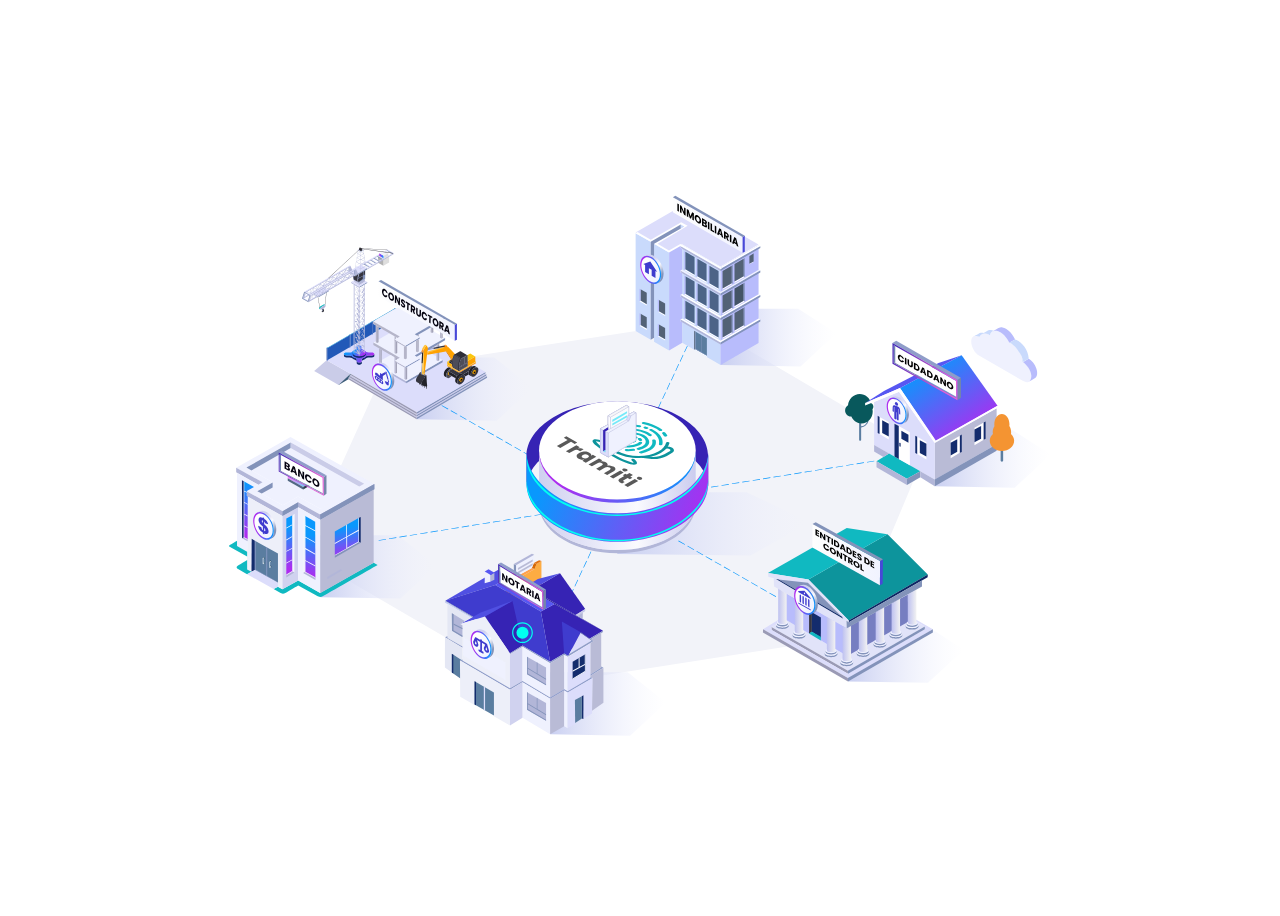
<file: index.html>
<!DOCTYPE html>
<html lang="es">
    <head>
        <meta charset="utf-8" />
        <meta name="viewport" content="user-scalable=no, width=device-width, initial-scale=1">
        <title>Prueba animación</title>
        <link rel=StyleSheet href="style2.css" type="text/css" media=screen> 
        <style>
           .container {
               width: 100%;
               height: 100vh;
               display: flex;
               justify-content: center;
            }
            .ciudad {
               width: 65%;
            }
            .hidden {
               display: none;
            }
            .interaccion {
               transform-origin: center;
               transform-box:fill-box;
               animation: pulsar 1.4s ease infinite;
            }
            @keyframes pulsar {
               0% {
                  transform: scaleX(1,1);
               }
               60% {
                  transform: scale(2,2);
                  opacity: 1;
               }
               85% {
                  transform: scale(2,2);
                  opacity: 0;
               }
               100% {
                  transform: scale(1,1);
                  opacity: 0;
               }
            }
            .doc_notaria {
               transform-origin: bottom;
               transform-box:fill-box;
               animation: notaria 8s infinite;
               animation-timing-function: ease-in-out;
               -webkit-animation: notaria 8s infinite;
               -moz-animation: notaria 8s infinite;
               -o-animation: notaria 8s infinite;
            }
            @keyframes notaria { 
               0% {
                  opacity: 0;
               }
               5% {
                  transform: translate(0px, -70px);
                  opacity: 1;
               }
               15% {
                  transform: translate(161px, -300px);
                  opacity: 1
               }
               20% {
                  transform: translate(161px, -230px);
                  opacity: 1;
               }
               33% {
                  transform: translate(161px, -230px) scale(0,0);
                  opacity: 0;  
               }
               100% {
                  transform: translate(161px, -230px) scale(0,0);
                  opacity: 0;  
               }
            }
            .label-tramiti {
               transform-origin: center;
               transform-box:fill-box;
               animation: escalar 8s ease infinite;
            }
            @keyframes escalar {
               0% {
                  transform: none;
               }
               20% {
                  transform: none;
               }
               25% {
                  transform: scale(1,1);
               }
               27% {
                  transform: scale(1.04,1.04);
               }
               29% {
                  transform: scale(1,1);
               }
               100% {
               }
            }
            .texto-label-1 {
               transform-origin: center;
               transform-box:fill-box;
               opacity: 0;
               animation: aparecer 8s ease infinite;
            }
            @keyframes aparecer {
               0% {
                  transform: none;
               }
               2% {
                  transform: none;
               }
               28% {
                  opacity: 0;
               }
               32% {
                  opacity: 1;
               }
               95% {
                  opacity: 1;
               }
               100% {
                  opacity: 0;
               }
            }
            .doc_d_1, .doc_d_2, .doc_d_3, .doc_d_4, .doc_d_5, .doc_d_6   {
               animation-duration: 8s;
               animation-timing-function: ease-in-out;
               animation-iteration-count: infinite;
            }
            .doc_d_1  {
               animation-name: move1;
            }
            .doc_d_2  {
               animation-name: move2;
            }
            .doc_d_3  {
               animation-name: move3;
            }
            .doc_d_4  {
               animation-name: move4;
            }
            .doc_d_5  {
               animation-name: move5;
            }
            .doc_d_6  {
               animation-name: move6;
            }
            @keyframes move1 {
               0% {
                  opacity: 0;
               }
               45% {
                  transform: translate(0px, 0px);
                  opacity: 0;
               }
               53% {
                  transform: translate(0px, -50px);
                  opacity: 1;
               }
               65% {
                  transform: translate(-175px, 260px);
                  opacity: 1
               }
               100% {
                  transform: translate(-175px, 300px);
                  opacity: 0
               }
            }
            @keyframes move2 {
               0% {
                  opacity: 0;
               }
               45% {
                  transform: translate(0px, 0px);
                  opacity: 0;
               }
               53% {
                  transform: translate(0px, -50px);
                  opacity: 1;
               }
               65% {
                  transform: translate(360px, 170px);
                  opacity: 1
               }
               75% {
                  transform: translate(360px, 190px);
                  opacity: 0
               }
               100% {
                  transform: translate(360px, 190px);
                  opacity: 0
               }
            }
            @keyframes move3 {
               0% {
                  opacity: 0;
               }
               45% {
                  transform: translate(0px, 0px);
                  opacity: 0;
               }
               53% {
                  transform: translate(0px, -50px);
                  opacity: 1;
               }
               65% {
                  transform: translate(500px, -120px);
                  opacity: 1
               }
               75% {
                  transform: translate(500px, -70px);
                  opacity: 0
               }
               100% {
                  transform: translate(500px, -70px);
                  opacity: 0
               }
            }
            @keyframes move4 {
               0% {
                  opacity: 0;
               }
               45% {
                  transform: translate(0px, 0px);
                  opacity: 0;
               }
               53% {
                  transform: translate(0px, -50px);
                  opacity: 1;
               }
               65% {
                  transform: translate(100px, -350px);
                  opacity: 1
               }
               75% {
                  transform: translate(100px, -300px);
                  opacity: 0
               } 
               100% {
                  transform: translate(100px, -300px);
                  opacity: 0
               }  
            }
            @keyframes move5 {
               0% {
                  opacity: 0;
               }
               45% {
                  transform: translate(0px, 0px);
                  opacity: 0;
               }
               53% {
                  transform: translate(0px, -50px);
                  opacity: 1;
               }
               65% {
                  transform: translate(-300px, -250px);
                  opacity: 1
               }
               75% {
                  transform: translate(-300px, -200px);
                  opacity: 0
               } 
               100% {
                  transform: translate(-300px, -200px);
                  opacity: 0
               }  
            }
            @keyframes move6 {
               0% {
                  opacity: 0;
               }
               45% {
                  transform: translate(0px, 0px);
                  opacity: 0;
               }
               53% {
                  transform: translate(0px, -50px);
                  opacity: 1;
               }
               65% {
                  transform: translate(-500px, 40px);
                  opacity: 1
               }
               75% {
                  transform: translate(-500px, 80px);
                  opacity: 0
               } 
               100% {
                  transform: translate(-500px, 80px);
                  opacity: 0
               }  
            }
            
            .tooltip {
               position: relative;
               display: inline-block;
               border-bottom: 1px dotted black;
               cursor: pointer;
            }
            .tooltip .tooltiptext {
               visibility: hidden;
               width: 120px;
               background-color: black;
               color: #fff;
               text-align: center;
               padding: 5px 0;
               border-radius: 6px;
               position: absolute;
               z-index: 1;
               transform: translate(0px, -20px);
               transition-duration: 0.2s;
               opacity: 0;
            }
            .tooltip:hover .tooltiptext {
               visibility: visible;
               transform: translate(0px, 0px);
               transition-duration: 0.4s;
               opacity: 1;
            }
            .tooltip:hover .interaccion {
               display: none;
            }
            @media only screen and (max-width : 900px) {
               .ciudad { 
                  width: 100%;
               }
            }
        </style>
    </head>
    <body>
        <div class="container">
         <svg version="1.1" id="svg_tramiti" xmlns="http://www.w3.org/2000/svg" xmlns:xlink="http://www.w3.org/1999/xlink" x="0px" y="0px"
         viewBox="0 0 1300.6 879.3" style="enable-background:new 0 0 1300.6 879.3;" xml:space="preserve" class="ciudad">
            <style type="text/css">
               .st0{fill:#F2F3F9;}.st1{fill:url(#SVGID_1_);}.st2{fill:url(#SVGID_00000152957769765744789150000016570673700840262040_);}.st3{fill:url(#SVGID_00000103226101910826493140000005414356880997251483_);}.st4{fill:url(#SVGID_00000122691643136745638780000013341446972182015878_);}.st5{fill:url(#SVGID_00000146461844738515804280000015302726403253194627_);}.st6{fill:url(#SVGID_00000017489945770985625190000012455659885324200355_);}.st7{fill:url(#SVGID_00000011710662280202665120000008649135524665216927_);}.st8{fill:#0998FD;}.st9{fill:none;stroke:#0998FD;stroke-miterlimit:10;}.st10{fill:none;stroke:#0998FD;stroke-miterlimit:10;stroke-dasharray:11.7191,4.883,11.7191,4.883;}.st11{fill:#5A7DA0;}.st12{fill:#08585C;}.st13{fill:url(#SVGID_00000091012099026369181250000012834898583641761194_);}.st14{fill:#5757F2;}.st15{fill:#B9BBD6;}.st16{fill:#DCDDFB;}.st17{fill:#10B9C1;}.st18{fill:#B2B6D8;}.st19{fill:#8393BA;}.st20{fill:#FFFEFF;}.st21{fill:#142C6D;}.st22{fill:#F49432;}.st23{fill:#EFF1FE;}.st24{fill:#B8BCFC;}.st25{fill:#C9DAFC;}.st26{fill:url(#SVGID_00000161598024232980864930000002510060717189861543_);}.st27{fill:url(#SVGID_00000168837099675311930480000007332700003431022502_);}.st28{fill:url(#SVGID_00000096055300864279726370000004240038199569825176_);}.st29{fill:url(#SVGID_00000044896071197324607660000003124217409687124668_);}.st30{fill:#3F3CCE;}.st31{fill:#7285B2;}.st32{fill:#FFFFFF;}.st33{fill:#7486AA;}.st34{fill:#8F9DC9;}.st35{fill:url(#SVGID_00000178905597671959877140000003308254541887925659_);}.st36{fill:#098FD2;}.st37{fill:#C8C8E8;}.st38{fill:#CACCE8;}.st39{fill:#9A9AB5;}.st40{fill:#3A5A77;}.st41{fill:#2B65C8;}.st42{fill:#254A9F;}.st43{fill:#2259B8;}.st44{fill:#A2A2B7;}.st45{enable-background:new ;}.st46{fill:#B5B5C9;}.st47{fill:#D6DBE2;}.st48{fill:url(#SVGID_00000118372029494719243950000001777237067992726707_);}.st49{fill:url(#SVGID_00000129887499851584952120000002084816798753950871_);}.st50{fill:url(#SVGID_00000051368838037150898340000010591103966401003950_);}.st51{fill:url(#SVGID_00000128443772127144758290000008246889814746963332_);}.st52{fill:url(#SVGID_00000031187398966120030770000008690830570379706757_);}.st53{fill:#35353F;}.st54{fill:#F2F2F6;}.st55{fill:#DEDEDE;}.st56{fill:#B3B3B3;}.st57{fill:url(#SVGID_00000158715220252685946820000015976079825501267615_);}.st58{fill:#222429;}.st59{fill:url(#SVGID_00000128456839405807330280000013233531510226977172_);}.st60{clip-path:url(#SVGID_00000103249702206082444590000016132443132634041249_);enable-background:new ;}.st61{clip-path:url(#SVGID_00000133527388193313417490000008237555682234674612_);enable-background:new ;}.st62{fill:url(#SVGID_00000152957424551546143600000007241662865735446182_);}.st63{fill:#E3DDFC;}.st64{fill:#252529;}.st65{fill:#323138;}.st66{fill:url(#SVGID_00000029014921575536517420000007383854290453241472_);}.st67{fill:#4848D8;}.st68{fill:#050310;}.st69{fill:#4D4D59;}.st70{fill:#212127;}.st71{fill:#FFA200;}.st72{fill:#222229;}.st73{fill:#FFB700;}.st74{fill:#26262E;}.st75{fill:#FF8800;}.st76{fill:#08080C;}.st77{fill:#FBC70E;}.st78{fill:#A0A6C0;}.st79{fill:#E17102;}.st80{fill:#FFC338;}.st81{fill:#FF972F;}.st82{fill:#FF8900;}.st83{fill:#8A94BF;}.st84{fill:#2E2E37;}.st85{fill:#0F0F18;}.st86{fill:#FFD438;}.st87{fill:#0A0A11;}.st88{fill:#EDEFF9;}.st89{fill:#D0D2EF;}.st90{fill:url(#SVGID_00000025432952977127805900000005733518646984216223_);}.st91{fill:url(#SVGID_00000049192899917009127050000010234983147435190455_);}.st92{fill:#203E56;}.st93{fill:#D1DFE8;}.st94{fill:url(#SVGID_00000062173904551818217680000002677835754088081031_);}.st95{fill:#F2F5FC;}.st96{fill:url(#SVGID_00000150099951589133395660000010529640136709073295_);}.st97{fill:url(#SVGID_00000164494366169990267920000004770345629965164174_);}.st98{fill:url(#SVGID_00000155128685166850095180000014230213859004392623_);}.st99{fill:url(#SVGID_00000036963249848350439840000013084382589563924628_);}.st100{fill:url(#SVGID_00000147205678387548893750000010476057589308122028_);}.st101{fill:url(#SVGID_00000085214271959383203420000016246597498106614157_);}.st102{fill:#526984;}.st103{fill:#2D3F50;}.st104{fill:url(#SVGID_00000168801421578580935670000003433215493979517590_);}.st105{fill:url(#SVGID_00000055673811333296929980000002924243662729738921_);}.st106{fill:url(#SVGID_00000140727676231027871100000017575584753187364499_);}.st107{fill:url(#SVGID_00000057837280240075436550000017864063902752757678_);}.st108{fill:url(#SVGID_00000045585416002053700020000016284216921251813801_);}.st109{fill:#3623B4;}.st110{fill:url(#SVGID_00000005237438825737788300000011384810434496213921_);}.st111{fill:url(#SVGID_00000171678800917252428790000006536822482224751528_);}.st112{fill:url(#SVGID_00000165226080830751042640000012606362566094500741_);}.st113{fill:#0D949C;}.st114{fill:#595959;}.st115{fill:url(#SVGID_00000072989668292977387000000014062121357407824819_);}.st116{fill:url(#SVGID_00000125587143965820950350000007657952135196723111_);}.st117{fill:#00FFF1;}.st118{fill:#5050E2;}.st119{fill:#261DA0;}.st120{fill:#7B8BB2;}.st121{fill:#C2CBF2;}.st122{fill:#E4E7F4;}.st123{fill:#C1C4E5;}.st124{fill:none;}.st125{fill:url(#SVGID_00000179628878747122415760000017538771884733171380_);}.st126{fill:url(#SVGID_00000069368626870353501250000007623541454539380891_);}.st127{fill:url(#SVGID_00000143586285533588284930000017103165098568436879_);}.st128{fill:url(#SVGID_00000124867148557537547320000000992369397362216618_);}.st129{fill:url(#SVGID_00000008135904738314243510000009574818909353851569_);}.st130{fill:url(#SVGID_00000019669040115430332340000011301764526930252190_);}.st131{fill:#E1E3F9;}.st132{fill:#767EC1;}.st133{fill:url(#SVGID_00000030478536565598335930000012938679490468035210_);}.st134{fill:url(#SVGID_00000061459507589779500590000016030369929306259341_);}.st135{fill:url(#SVGID_00000092430384986789837620000008208716731160971145_);}.st136{fill:#0B2663;}.st137{fill:url(#SVGID_00000092455842082742466010000000691950679351031939_);}.st138{fill:url(#SVGID_00000052817355199270115840000006864555150934389682_);}.st139{fill:url(#SVGID_00000101077756276597195910000016689042655526742925_);}.st140{fill:url(#SVGID_00000030467543197607006440000000063244438142785464_);}.st141{fill:url(#SVGID_00000123425809106278304600000013316749395130729357_);}.st142{fill:url(#SVGID_00000152244185908879061230000009317242524326504608_);}.st143{fill:url(#SVGID_00000070820474626972392570000017502411285172641937_);}.st144{fill:url(#SVGID_00000038406986249046665200000008472757791704949951_);}.st145{fill:url(#SVGID_00000029027334643729243550000006771577282288209322_);}.st146{fill:url(#SVGID_00000066475576187871080090000000179513912786644097_);}.st147{fill:#536276;}.st148{fill:#445466;}.st149{fill:#4C6487;}.st150{fill:url(#SVGID_00000074404235986248331860000011360023908284259502_);}.st151{fill:url(#SVGID_00000060030088283599599230000011728009342737953195_);}.st152{fill:url(#SVGID_00000127028519073319821190000004616510485890603143_);}.st153{fill:url(#SVGID_00000129197971708598142300000008683140650142874805_);}.st154{fill:url(#SVGID_00000015338812096796712220000010347639956144463760_);}.st155{fill:#FDAC43;}.st156{fill:#FFA14D;}.st157{fill:#D76805;}.st158{fill:#E27113;}.st159{fill:#BC5806;}.st160{fill:#934206;}.st161{fill:#EFF1FE;stroke:#B2B6D8;stroke-width:0.5;stroke-linejoin:round;stroke-miterlimit:10;}.st162{fill:#DCDDFB;stroke:#B2B6D8;stroke-width:0.5;stroke-linejoin:round;stroke-miterlimit:10;}.st163{fill:#FAFAFC;stroke:#B2B6D8;stroke-width:0.5;stroke-linejoin:round;stroke-miterlimit:10;}.st164{fill:#FDFDFF;stroke:#B2B6D8;stroke-width:0.5;stroke-linejoin:round;stroke-miterlimit:10;}.st165{fill:#F7F7F9;stroke:#B2B6D8;stroke-width:0.5;stroke-linejoin:round;stroke-miterlimit:10;}.st166{fill:#75E9F9;}.st167{fill:#FFFFFF;stroke:#A2B1DB;stroke-miterlimit:10;}
            </style>
            <g id="background">
               <polygon class="st0" points="744.5,223 1101.6,433.1 979.5,723.2 476.8,801.9 114.5,590.6 245.7,300.5 	"/>
               <linearGradient id="SVGID_1_" gradientUnits="userSpaceOnUse" x1="614.7373" y1="543.8033" x2="920.1863" y2="543.8033">
                  <stop  offset="0" style="stop-color:#C9CFF1"/>
                  <stop  offset="1" style="stop-color:#F1F3FF;stop-opacity:0"/>
               </linearGradient>
               <polygon class="st1" points="614.7,591.7 825.5,594 920.2,541.5 819.3,493.7 614.7,493.7 	"/>
               
                  <linearGradient id="SVGID_00000110451002059236124340000017332175325788792255_" gradientUnits="userSpaceOnUse" x1="778.2653" y1="249.1159" x2="961.5342" y2="249.1159">
                  <stop  offset="0" style="stop-color:#C9CFF1"/>
                  <stop  offset="1" style="stop-color:#F1F3FF;stop-opacity:0"/>
               </linearGradient>
               <polygon style="fill:url(#SVGID_00000110451002059236124340000017332175325788792255_);" points="778.3,292.5 904.7,294.8 
                  961.5,242.3 901,203.5 778.3,203.5 	"/>
               
                  <linearGradient id="SVGID_00000123423073569628569470000005664964736561274777_" gradientUnits="userSpaceOnUse" x1="980.0533" y1="749.98" x2="1163.3221" y2="749.98">
                  <stop  offset="0" style="stop-color:#C9CFF1"/>
                  <stop  offset="1" style="stop-color:#F1F3FF;stop-opacity:0"/>
               </linearGradient>
               <polygon style="fill:url(#SVGID_00000123423073569628569470000005664964736561274777_);" points="980.1,793.4 1106.5,795.6 
                  1163.3,743.2 1102.8,704.3 980.1,704.3 	"/>
               
                  <linearGradient id="SVGID_00000104693957103125359790000018148525360965023104_" gradientUnits="userSpaceOnUse" x1="144.8261" y1="612.026" x2="328.095" y2="612.026">
                  <stop  offset="0" style="stop-color:#C9CFF1"/>
                  <stop  offset="1" style="stop-color:#F1F3FF;stop-opacity:0"/>
               </linearGradient>
               <polygon style="fill:url(#SVGID_00000104693957103125359790000018148525360965023104_);" points="144.8,659.9 271.3,662.2 
                  328.1,609.7 267.5,561.9 144.8,561.9 	"/>
               
                  <linearGradient id="SVGID_00000149347381126629396280000003309515431701171090_" gradientUnits="userSpaceOnUse" x1="508.4594" y1="829.1763" x2="691.7283" y2="829.1763">
                  <stop  offset="0" style="stop-color:#C9CFF1"/>
                  <stop  offset="1" style="stop-color:#F1F3FF;stop-opacity:0"/>
               </linearGradient>
               <polygon style="fill:url(#SVGID_00000149347381126629396280000003309515431701171090_);" points="508.5,877 634.9,879.3 
                  691.7,826.9 631.2,779 508.5,779 	"/>
               
                  <linearGradient id="SVGID_00000086662916075690514250000003161564360461680536_" gradientUnits="userSpaceOnUse" x1="297.258" y1="330.5833" x2="480.5268" y2="330.5833">
                  <stop  offset="0" style="stop-color:#C9CFF1"/>
                  <stop  offset="1" style="stop-color:#F1F3FF;stop-opacity:0"/>
               </linearGradient>
               <polygon style="fill:url(#SVGID_00000086662916075690514250000003161564360461680536_);" points="297.3,378.5 423.7,380.7 
                  480.5,328.3 420,280.4 297.3,280.4 	"/>
               
                  <linearGradient id="SVGID_00000124155934837551794270000003368635345713464450_" gradientUnits="userSpaceOnUse" x1="1117.3458" y1="441.0085" x2="1300.6147" y2="441.0085">
                  <stop  offset="0" style="stop-color:#C9CFF1"/>
                  <stop  offset="1" style="stop-color:#F1F3FF;stop-opacity:0"/>
               </linearGradient>
               <polygon style="fill:url(#SVGID_00000124155934837551794270000003368635345713464450_);" points="1117.3,484.4 1243.8,486.7 
                  1300.6,434.2 1240.1,395.4 1117.3,395.4 	"/>
               <g>
                  
                     <rect x="1092.1" y="432.1" transform="matrix(0.9874 -0.1582 0.1582 0.9874 -54.6531 178.7192)" class="st8" width="6" height="1"/>
               </g>
               <g>
                  <path class="st8" d="M1059.3,438.9l-0.2-1l11.6-1.9l0.2,1L1059.3,438.9z M1075.8,436.2l-0.2-1l11.6-1.9l0.2,1L1075.8,436.2z"/>
               </g>
               <path class="st8" d="M237,570.7l-0.2-1l11.6-1.9l0.2,1L237,570.7z M253.4,568l-0.2-1l11.6-1.9l0.2,1L253.4,568z M269.9,565.4
                  l-0.2-1l11.6-1.9l0.2,1L269.9,565.4z M286.3,562.8l-0.2-1l11.6-1.9l0.2,1L286.3,562.8z M302.8,560.1l-0.2-1l11.6-1.9l0.2,1
                  L302.8,560.1z M319.2,557.5l-0.2-1l11.6-1.9l0.2,1L319.2,557.5z M335.7,554.9l-0.2-1l11.6-1.9l0.2,1L335.7,554.9z M352.1,552.2
                  l-0.2-1l11.6-1.9l0.2,1L352.1,552.2z M368.6,549.6l-0.2-1l11.6-1.9l0.2,1L368.6,549.6z M385,546.9l-0.2-1l11.6-1.9l0.2,1L385,546.9
                  z M401.5,544.3l-0.2-1l11.6-1.9l0.2,1L401.5,544.3z M417.9,541.7l-0.2-1l11.6-1.9l0.2,1L417.9,541.7z M434.3,539l-0.2-1l11.6-1.9
                  l0.2,1L434.3,539z M450.8,536.4l-0.2-1l11.6-1.9l0.2,1L450.8,536.4z M467.2,533.8l-0.2-1l11.6-1.9l0.2,1L467.2,533.8z M483.7,531.1
                  l-0.2-1l11.6-1.9l0.2,1L483.7,531.1z M763.3,486.3l-0.2-1l11.6-1.9l0.2,1L763.3,486.3z M779.7,483.7l-0.2-1l11.6-1.9l0.2,1
                  L779.7,483.7z M796.2,481l-0.2-1l11.6-1.9l0.2,1L796.2,481z M812.6,478.4l-0.2-1l11.6-1.9l0.2,1L812.6,478.4z M829.1,475.8l-0.2-1
                  l11.6-1.9l0.2,1L829.1,475.8z M845.5,473.1l-0.2-1l11.6-1.9l0.2,1L845.5,473.1z M862,470.5l-0.2-1l11.6-1.9l0.2,1L862,470.5z
                     M878.4,467.9l-0.2-1l11.6-1.9l0.2,1L878.4,467.9z M894.9,465.2l-0.2-1l11.6-1.9l0.2,1L894.9,465.2z M911.3,462.6l-0.2-1l11.6-1.9
                  l0.2,1L911.3,462.6z M927.8,459.9l-0.2-1l11.6-1.9l0.2,1L927.8,459.9z M944.2,457.3l-0.2-1l11.6-1.9l0.2,1L944.2,457.3z
                     M960.7,454.7l-0.2-1l11.6-1.9l0.2,1L960.7,454.7z M977.1,452l-0.2-1l11.6-1.9l0.2,1L977.1,452z M993.6,449.4l-0.2-1l11.6-1.9
                  l0.2,1L993.6,449.4z M1010,446.8l-0.2-1l11.6-1.9l0.2,1L1010,446.8z"/>
               <g>
                  <rect x="111" y="589.4" transform="matrix(0.9874 -0.1581 0.1581 0.9874 -91.8093 25.4303)" class="st8" width="6" height="1"/>
               </g>
               <g>
                  <line class="st9" x1="240.9" y1="301.5" x2="246.1" y2="304.5"/>
                  <line class="st10" x1="250.3" y1="306.9" x2="277" y2="322.2"/>
                  <path class="st8" d="M865.5,659.5l-10.2-5.8l0.5-0.9l10.2,5.8L865.5,659.5z M851,651.3l-10.2-5.8l0.5-0.9l10.2,5.8L851,651.3z
                        M836.6,643l-10.2-5.8l0.5-0.9l10.2,5.8L836.6,643z M822.2,634.8l-10.2-5.8l0.5-0.9l10.2,5.8L822.2,634.8z M807.8,626.5l-10.2-5.8
                     l0.5-0.9l10.2,5.8L807.8,626.5z M793.4,618.3l-10.2-5.8l0.5-0.9l10.2,5.8L793.4,618.3z M779,610l-10.2-5.8l0.5-0.9l10.2,5.8
                     L779,610z M764.6,601.8l-10.2-5.8l0.5-0.9l10.2,5.8L764.6,601.8z M750.2,593.6l-10.2-5.8l0.5-0.9l10.2,5.8L750.2,593.6z
                        M735.8,585.3l-10.2-5.8l0.5-0.9l10.2,5.8L735.8,585.3z M721.4,577.1l-10.2-5.8l0.5-0.9l10.2,5.8L721.4,577.1z M476.4,436.9
                     l-10.2-5.8l0.5-0.9l10.2,5.8L476.4,436.9z M462,428.6l-10.2-5.8l0.5-0.9l10.2,5.8L462,428.6z M447.6,420.4l-10.2-5.8l0.5-0.9
                     l10.2,5.8L447.6,420.4z M433.2,412.1l-10.2-5.8l0.5-0.9l10.2,5.8L433.2,412.1z M418.8,403.9l-10.2-5.8l0.5-0.9l10.2,5.8
                     L418.8,403.9z M404.4,395.6l-10.2-5.8l0.5-0.9l10.2,5.8L404.4,395.6z M390,387.4l-10.2-5.8l0.5-0.9l10.2,5.8L390,387.4z
                        M375.5,379.1l-10.2-5.8l0.5-0.9l10.2,5.8L375.5,379.1z M361.1,370.9l-10.2-5.8l0.5-0.9l10.2,5.8L361.1,370.9z M346.7,362.7
                     l-10.2-5.8l0.5-0.9l10.2,5.8L346.7,362.7z"/>
                  <line class="st9" x1="970.8" y1="719.2" x2="976" y2="722.2"/>
               </g>
               <g>
                  
                     <rect x="740.1" y="224.3" transform="matrix(0.4236 -0.9058 0.9058 0.4236 224.6132 802.6793)" class="st8" width="6" height="1"/>
               </g>
               <path class="st8" d="M540.8,657.9l-0.9-0.4l4.9-10.5l0.9,0.4L540.8,657.9z M547.8,643.1l-0.9-0.4l4.9-10.5l0.9,0.4L547.8,643.1z
                     M554.7,628.2l-0.9-0.4l4.9-10.5l0.9,0.4L554.7,628.2z M561.7,613.4l-0.9-0.4l4.9-10.5l0.9,0.4L561.7,613.4z M568.6,598.6l-0.9-0.4
                  l4.9-10.5l0.9,0.4L568.6,598.6z M679.7,361.3l-0.9-0.4l4.9-10.5l0.9,0.4L679.7,361.3z M686.7,346.4l-0.9-0.4l4.9-10.5l0.9,0.4
                  L686.7,346.4z M693.6,331.6l-0.9-0.4l4.9-10.5l0.9,0.4L693.6,331.6z M700.6,316.8l-0.9-0.4l4.9-10.5l0.9,0.4L700.6,316.8z
                     M707.5,301.9l-0.9-0.4l4.9-10.5l0.9,0.4L707.5,301.9z M714.5,287.1l-0.9-0.4l4.9-10.5l0.9,0.4L714.5,287.1z M721.4,272.3l-0.9-0.4
                  l4.9-10.5l0.9,0.4L721.4,272.3z"/>
            </g>
            <g id="tramiti">
               <g class="label-tramiti">
                  <g>
                     <path class="st109" d="M614.8,406.2c77.9,0,141.3,31.7,143.7,78.2l0.1,0V437c0-47.8-64.4-86.6-143.8-86.6S471,389.2,471,437v50.1     C471,439.3,535.4,406.2,614.8,406.2z"/>
                     <path class="st109" d="M471.1,489.2c0-0.7,0-1.4,0-2L471.1,489.2L471.1,489.2z"/>
                  </g>
               </g>
               <g>
                  <path class="st18" d="M614.8,585.4c-68.5,0-124-34.8-124-77.7v5c0,42.9,55.5,77.7,124,77.7s124-34.8,124-77.7v-5    C738.8,550.6,683.3,585.4,614.8,585.4z"/>
                  <g>
                     
                        <linearGradient id="SVGID_00000070826710172955069730000002024585941348919947_" gradientUnits="userSpaceOnUse" x1="490.8068" y1="506.5187" x2="738.842" y2="506.5187">
                        <stop offset="0" style="stop-color:#CFD0F0"/>
                        <stop offset="0.6257" style="stop-color:#FAFAFE"/>
                        <stop offset="1" style="stop-color:#CBCCEF"/>
                     </linearGradient>
                     <path style="fill:url(#SVGID_00000070826710172955069730000002024585941348919947_);" d="M614.8,505.4     c-67.2,0-121.8-33.4-123.9-75.2l-0.1,0v77.5c0,42.9,55.5,77.7,124,77.7s124-34.8,124-77.7v-80     C738.8,470.6,683.3,505.4,614.8,505.4z"/>
                     
                        <linearGradient id="SVGID_00000119815915318434226990000012616330119644984511_" gradientUnits="userSpaceOnUse" x1="738.8052" y1="426.7598" x2="738.842" y2="426.7598">
                        <stop offset="0" style="stop-color:#CFD0F0"/>
                        <stop offset="0.6257" style="stop-color:#FAFAFE"/>
                        <stop offset="1" style="stop-color:#CBCCEF"/>
                     </linearGradient>
                     <path style="fill:url(#SVGID_00000119815915318434226990000012616330119644984511_);" d="M738.8,425.8c0,0.6,0,1.2,0,1.8     L738.8,425.8L738.8,425.8z"/>
                  </g>
                  <ellipse class="st32" cx="614.8" cy="427.7" rx="124" ry="77.7"/>
                  
                     <linearGradient id="SVGID_00000027577560243263505910000005976284741162899862_" gradientUnits="userSpaceOnUse" x1="490.8068" y1="469.6338" x2="738.842" y2="469.6338">
                     <stop offset="0.1243" style="stop-color:#AD2CF0"/>
                     <stop offset="1" style="stop-color:#0998FD"/>
                  </linearGradient>
                  <path style="fill:url(#SVGID_00000027577560243263505910000005976284741162899862_);" d="M614.8,505.4    c-67.8,0-122.9-34.1-124-76.5c0,0.4,0,0.8,0,1.3c0,44.3,55.5,80.2,124,80.2s124-35.9,124-80.2c0-0.4,0-0.8,0-1.3    C737.8,471.2,682.7,505.4,614.8,505.4z"/>
                  <g>
                     <g>
                        <g>
                           <path class="st113" d="M610.2,430.4c-20.7-12-21.5-30.8-1.7-42c7.5-4.3,17.1-6.9,27.7-7.8c1.5-0.1,2.9,0.5,3.2,1.4       c0.3,0.9-0.7,1.7-2.2,1.8c-9.5,0.7-18.1,3.1-24.8,6.9c-17.6,10-16.9,26.9,1.6,37.6c18.5,10.7,47.9,11.2,65.6,1.2       c6.7-3.8,11-8.7,12.3-14.1c0.2-0.9,1.6-1.4,3.1-1.2c1.5,0.2,2.6,1,2.3,1.9c-1.5,6.1-6.3,11.6-13.8,15.8       C663.8,442.9,630.9,442.3,610.2,430.4z"/>
                        </g>
                        <g>
                           <path class="st113" d="M654.1,439.1c-0.6-0.4-1-0.9-0.8-1.4c0.2-0.9,1.6-1.4,3.1-1.2l10.4,1.2c8.2,0.8,16.6-0.7,22.3-3.9       l8.4-4.8c1.1-0.6,1.5-1.5,1.1-2.3c-0.3-0.8-1.3-1.5-2.6-1.8l-5.1-0.5c-1.5-0.2-2.6-1-2.4-1.8c0.2-0.9,1.6-1.4,3.1-1.3l5.7,0.6       l0.3,0.1c3.2,0.7,5.6,2.3,6.5,4.3c0.8,1.9-0.1,3.9-2.5,5.2l-8.4,4.8c-6.9,3.9-17,5.7-27,4.7l-0.1,0l-10.4-1.2       C655,439.5,654.5,439.4,654.1,439.1z"/>
                        </g>
                        <g>
                           <path class="st113" d="M602.6,434.7c-8.7-5-16.2-10.1-21.1-14.3c-6-5.1-7.5-8.3-4.7-9.8c3.2-1.8,9.5,0,13.9,1.6       c1.3,0.5,1.8,1.4,1.1,2.2c-0.7,0.7-2.4,1-3.8,0.5c-4.1-1.5-6.2-1.8-7-1.8c0.2,0.8,1.4,2.8,6.1,6.6c4.8,3.9,11.6,8.5,19.4,12.9       c7.7,4.5,15.7,8.4,22.4,11.2c6.7,2.7,10.2,3.5,11.5,3.6c-0.1-0.5-0.6-1.7-3.2-4.1c-0.8-0.8-0.4-1.7,0.9-2.2       c1.3-0.4,3-0.1,3.8,0.6c2.7,2.6,5.9,6.2,2.7,8c-2.8,1.6-8.3,0.7-17.2-2.8C620,444.1,611.2,439.7,602.6,434.7z M640.3,447.6       L640.3,447.6L640.3,447.6z"/>
                        </g>
                        <g>
                           <g>
                              <g>
                                 <path class="st17" d="M617.1,415.4c-0.8-0.5-1.1-1.2-0.6-1.8c0.7-0.8,2.3-1.1,3.7-0.6c1.1,0.3,2.3,0.6,3.5,0.8         c1.2,0.2,2.5,0.3,3.8,0.4c2.4,0.1,4.7-0.2,7-0.7c1.5-0.3,2.8-0.8,4.1-1.3c0.4-0.2,0.8-0.4,1.2-0.6c1.1-0.6,2.8-0.5,3.9,0.1         c1.1,0.7,1.1,1.7,0,2.2c-0.5,0.3-1,0.5-1.6,0.8c-1.6,0.7-3.4,1.3-5.3,1.7c-3,0.7-6.1,1-9.3,0.9c-1.7,0-3.4-0.2-5.1-0.5         c-1.6-0.3-3.1-0.6-4.6-1.1C617.5,415.6,617.3,415.5,617.1,415.4z"/>
                              </g>
                              <g>
                                 <path class="st17" d="M610.7,412.6C610.7,412.6,610.7,412.6,610.7,412.6c-1.8-1.1-2.8-1.9-3.1-2.2c-0.8-0.8-0.5-1.7,0.8-2.2         c1.3-0.4,3-0.2,3.8,0.6c0.1,0.1,0.9,0.8,2.3,1.6c1.1,0.6,1.1,1.6,0,2.2C613.5,413.3,611.8,413.2,610.7,412.6z"/>
                              </g>
                           </g>
                           <g>
                              <path class="st17" d="M649.9,431.9c-0.3-0.1-0.5-0.3-0.6-0.5c-0.6-0.8,0-1.7,1.4-2c4-0.9,7.6-2.2,10.6-3.8        c2.2-1.2,6.8-3.7,8.4-7.9c1-2.6,0.4-4.8,0.2-5.7c-0.2-0.9,0.8-1.6,2.3-1.7c1.5-0.1,2.9,0.6,3.2,1.4c0.3,1.1,1,3.7-0.2,6.9        c-1.9,5.1-7.5,8.2-9.9,9.5c-3.5,1.9-7.6,3.4-12.3,4.4C651.9,432.6,650.7,432.4,649.9,431.9z"/>
                           </g>
                           <g>
                              <path class="st17" d="M625.4,396.9c-0.2-0.1-0.5-0.3-0.6-0.5c-0.6-0.8,0-1.7,1.4-2c2.9-0.7,6.1-1.1,9.3-1.2        c2.8-0.1,7.3-0.1,12.5,0.8c4.2,0.7,8.6,2,12.4,3.6c4.2,1.8,7,3.7,8.5,5c0.9,0.7,0.6,1.7-0.6,2.2c-1.2,0.5-3,0.3-3.9-0.5        c-1.1-0.9-3.5-2.6-7.3-4.3c-4.3-1.9-8.4-2.7-10.5-3.1c-4.4-0.7-8.1-0.8-10.5-0.7c-2.7,0.1-5.4,0.5-7.8,1        C627.4,397.5,626.2,397.4,625.4,396.9z"/>
                           </g>
                           <g>
                              <path class="st17" d="M615.3,401c-0.9-0.5-1.1-1.3-0.5-2c0.6-0.6,1.3-1,2.2-1.5c1.1-0.6,2.9-0.5,3.9,0.2c1,0.7,1,1.7-0.1,2.2        c-0.6,0.3-0.9,0.5-1.2,0.8c-0.8,0.7-2.5,0.9-3.8,0.5C615.6,401.2,615.4,401.1,615.3,401z"/>
                           </g>
                           <g>
                              <path class="st17" d="M617.2,408.7c-1.7-1-2.9-2.1-3.6-3.4c-0.5-0.8,0.4-1.7,1.8-1.9c1.5-0.2,3,0.3,3.5,1.2        c0.8,1.5,3.1,2.8,5.7,3.3c2.1,0.4,4.4,0.2,6.5-0.4c0.7-0.2,0.9-0.3,1.2-0.5c0.5-0.3,1.1-0.7,2.5-1c2.9-0.8,6.6-0.9,10-0.3        c1.5,0.3,2.3,1.2,1.9,2c-0.4,0.8-1.9,1.3-3.4,1c-2-0.4-4.2-0.3-5.9,0.2c-0.5,0.1-0.7,0.2-1,0.4c-0.5,0.3-1.1,0.7-2.5,1.1        c-3.4,1-7.2,1.3-10.7,0.7C620.9,410.4,618.8,409.7,617.2,408.7z"/>
                           </g>
                           <g>
                              <path class="st17" d="M649.5,412.3c-0.3-0.2-0.6-0.4-0.7-0.7c-0.3-0.5-0.7-0.9-1.2-1.3c-0.9-0.7-0.7-1.7,0.5-2.2        c1.2-0.5,2.9-0.3,3.9,0.4c0.9,0.7,1.5,1.4,2,2.2c0.5,0.8-0.3,1.7-1.7,2C651.3,412.9,650.2,412.7,649.5,412.3z"/>
                           </g>
                           <g>
                              <path class="st17" d="M611.3,419.7c-0.9-0.5-1.1-1.3-0.5-1.9c0.7-0.7,2.4-1,3.8-0.5c3.6,1.3,9.3,2.7,16.3,2.6        c2.2,0,6.6-0.3,11.2-1.7c2.8-0.9,5.5-1.7,6.6-3.3c0.5-0.8,2.1-1.2,3.6-0.8c1.4,0.4,2.2,1.3,1.6,2.1c-1.8,2.7-5.8,3.9-9,4.9        c-5.5,1.7-10.8,2-13.5,2c-8.4,0.2-15.2-1.6-19.5-3.1C611.6,419.9,611.4,419.8,611.3,419.7z"/>
                           </g>
                           <g>
                              <path class="st17" d="M627.4,428.3c-0.5-0.3-0.9-0.7-0.9-1.2c0-0.9,1.3-1.5,2.8-1.5c3.4,0.1,6.8,0,10.1-0.4        c1.5-0.2,3,0.4,3.4,1.2c0.4,0.9-0.5,1.7-1.9,1.9c-3.7,0.5-7.6,0.6-11.6,0.5C628.5,428.8,627.9,428.6,627.4,428.3z"/>
                           </g>
                           <g>
                              <path class="st17" d="M646.1,426.3c-0.2-0.1-0.4-0.3-0.5-0.4c-0.7-0.8-0.2-1.7,1.1-2.1c1.5-0.4,2.8-0.9,4.1-1.4        c2.4-1,4.8-1.9,6.7-3.8c0.9-0.9,2-2.5,2.2-4.4c0-0.6,0-2.8-2.1-5.3c-1.6-1.8-3.6-3.1-5.1-3.8c-2.1-1.1-4.6-1.9-7.2-2.3        c-4.2-0.8-7.6-0.5-8.9-0.4c-4,0.4-6.8,1.6-8.4,2.5c-1.1,0.6-2.8,0.5-3.9-0.1c-1.1-0.6-1.1-1.6,0-2.2c2.1-1.2,5.8-2.7,11.1-3.2        c1.7-0.2,6.2-0.5,11.6,0.5c3.4,0.6,6.6,1.7,9.3,3c1.9,0.9,4.5,2.5,6.5,4.9c2.6,3.1,2.7,5.9,2.6,6.9c-0.2,2.6-1.7,4.6-2.9,5.8        c-2.4,2.5-5.6,3.7-8.2,4.8c-1.5,0.6-3.1,1.1-4.8,1.6C648.2,427,646.9,426.8,646.1,426.3z"/>
                           </g>
                           <g>
                              <path class="st17" d="M630.5,389.6c-0.4-0.2-0.7-0.5-0.8-0.9c-0.3-0.9,0.7-1.7,2.2-1.8c6.2-0.5,12.4-0.2,18.5,0.8        c1.5,0.2,2.4,1.1,2.1,2c-0.3,0.8-1.8,1.3-3.3,1.1c-5.3-0.9-10.8-1.1-16.2-0.7C632,390.1,631.1,389.9,630.5,389.6z"/>
                           </g>
                           <g>
                              <path class="st17" d="M657,392.5c-0.9-0.5-1.1-1.3-0.6-1.9c0.7-0.8,2.3-1,3.7-0.6c0.8,0.3,1.7,0.6,2.5,0.9        c1.3,0.5,1.8,1.5,1,2.2c-0.8,0.7-2.5,0.9-3.8,0.5c-0.7-0.3-1.5-0.5-2.2-0.8C657.4,392.8,657.2,392.7,657,392.5z"/>
                           </g>
                           <g>
                              <path class="st17" d="M681.4,419.1c-0.6-0.4-1-0.9-0.8-1.4c0.7-3.2,0.7-8-3.6-13.2c-1.1-1.4-4.4-4.9-10.8-8.2        c-1.2-0.6-1.3-1.6-0.3-2.2c1-0.6,2.7-0.7,3.9-0.1c6.9,3.6,10.6,7.3,12.2,9.3c4.8,5.9,4.9,11.4,4.1,15        c-0.2,0.9-1.6,1.4-3.1,1.3C682.4,419.5,681.9,419.3,681.4,419.1z"/>
                           </g>
                           <g>
                              <path class="st17" d="M654.3,385.3c-0.7-0.4-1-1-0.8-1.6c0.4-0.8,1.9-1.3,3.4-1c4.8,0.9,9.4,2.2,13.6,3.8        c3.7,1.4,7.1,3,10.1,4.8c1.7,1,3.3,2.1,4.8,3.3c0.9,0.7,0.7,1.7-0.5,2.2c-1.2,0.5-2.9,0.3-3.9-0.4c-1.3-1-2.8-2-4.3-2.9        c-2.7-1.6-5.7-3.1-9.1-4.3c-3.8-1.4-7.9-2.6-12.2-3.4C655,385.6,654.6,385.5,654.3,385.3z"/>
                           </g>
                           <g>
                              <path class="st17" d="M689.1,405.4c-0.3-0.2-0.6-0.4-0.7-0.7c-0.7-1.3-1.6-2.6-2.6-3.8c-0.7-0.8-0.1-1.7,1.3-2.1        c1.4-0.3,3,0,3.7,0.8c1.1,1.4,2.1,2.8,2.9,4.2c0.5,0.8-0.3,1.7-1.8,1.9C690.9,406,689.8,405.9,689.1,405.4z"/>
                           </g>
                        </g>
                     </g>
                     <g>
                        <g>
                           <path class="st114" d="M551.2,415.1l-4,2.3l-5.8-3.3l-17,9.6l-5.4-3.1l17-9.6l-6-3.5l4-2.3L551.2,415.1z"/>
                           <path class="st114" d="M557.1,424.4c1.7,0.3,3.1,0.8,4.3,1.5l-5.5,3.1l-1.5-0.9c-1.4-0.8-2.8-1.3-4.2-1.4       c-1.4-0.1-2.7,0.2-4.1,1l-7.4,4.2l-5.4-3.1l16.6-9.4l5.4,3.1l-3.2,1.8C553.7,424.1,555.4,424.1,557.1,424.4z"/>
                           <path class="st114" d="M573.2,433.6c0.4,0.9,0.3,1.7-0.2,2.6l3-1.7l5.4,3.1l-16.6,9.4l-5.4-3.1l3-1.7c-1.5,0.3-3,0.3-4.5,0.1       c-1.5-0.2-3-0.7-4.4-1.5c-1.5-0.8-2.4-1.8-2.9-2.8c-0.5-1.1-0.4-2.1,0.2-3.3c0.6-1.1,1.8-2.2,3.5-3.1c1.7-1,3.6-1.7,5.5-2       c1.9-0.3,3.8-0.4,5.7-0.1c1.8,0.3,3.5,0.8,4.9,1.7C571.9,431.9,572.8,432.7,573.2,433.6z M564.2,433.8c-1.4,0-2.8,0.4-4,1.1       c-1.3,0.7-1.9,1.5-1.9,2.3c0,0.8,0.5,1.5,1.7,2.2c1.1,0.6,2.4,1,3.9,1c1.5,0,2.8-0.4,4-1.1c1.3-0.7,1.9-1.5,1.9-2.3       c0-0.8-0.6-1.6-1.7-2.2C566.8,434.2,565.6,433.8,564.2,433.8z"/>
                           <path class="st114" d="M611.7,457.1c0,1.4-1.2,2.8-3.4,4l-9.6,5.5l-5.2-3l9-5.1c1.1-0.6,1.6-1.2,1.6-1.9c0-0.7-0.5-1.3-1.6-1.9       c-1.1-0.6-2.2-0.9-3.5-0.9c-1.2,0-2.4,0.3-3.6,1l-8.8,5l-5.4-3.1l9-5.1c1.1-0.6,1.6-1.2,1.6-1.9c0-0.7-0.5-1.3-1.5-1.9       c-1-0.6-2.2-0.9-3.4-0.9c-1.2,0-2.4,0.3-3.6,1l-8.8,5l-5.4-3.1l16.6-9.4l5.2,3l-2.8,1.6c1.4-0.3,2.8-0.3,4.3,0       c1.5,0.2,2.9,0.7,4.1,1.5c1.3,0.8,2.2,1.6,2.7,2.5c0.4,0.9,0.4,1.8-0.2,2.8c1.6-0.2,3.3-0.2,5,0c1.7,0.3,3.1,0.8,4.4,1.5       C610.6,454.3,611.7,455.6,611.7,457.1z"/>
                           <path class="st114" d="M626.3,456.1c1.1,0,2.1,0.3,3.1,0.9c1,0.6,1.5,1.1,1.6,1.8c0.1,0.6-0.3,1.2-1,1.6       c-0.8,0.4-1.7,0.6-2.8,0.6c-1.1,0-2.1-0.4-3.1-0.9c-1-0.6-1.5-1.1-1.6-1.8c-0.1-0.6,0.3-1.1,1-1.6       C624.3,456.2,625.2,456,626.3,456.1z M624.8,462.7l-16.6,9.4l-5.4-3.1l16.6-9.4L624.8,462.7z"/>
                           <path class="st114" d="M626.4,477.8l-4.2,2.4l-2.4-1.4c-2-1.2-3.1-2.4-3.3-3.5c-0.2-1.2,0.9-2.4,3.1-3.7l6-3.4l-2.4-1.4       l4.2-2.4l2.4,1.4l4.2-2.4l5.4,3.1l-4.2,2.4l3.4,2l-4.2,2.4l-3.4-2l-6.2,3.5c-0.7,0.4-1,0.7-1,1c0,0.3,0.3,0.6,1,1L626.4,477.8z       "/>
                           <path class="st114" d="M649.4,469.4c1.1,0,2.1,0.3,3.1,0.9c1,0.6,1.5,1.1,1.6,1.8c0.1,0.6-0.3,1.2-1,1.6       c-0.8,0.4-1.7,0.6-2.8,0.6c-1.1,0-2.1-0.4-3.1-0.9c-1-0.6-1.5-1.1-1.6-1.8c-0.1-0.6,0.3-1.1,1-1.6       C647.4,469.6,648.4,469.4,649.4,469.4z M647.8,476l-16.6,9.4l-5.4-3.1l16.6-9.4L647.8,476z"/>
                        </g>
                     </g>
                  </g>
               </g>
               <g class="label-tramiti">
                     <linearGradient id="SVGID_00000021807434663578662260000012186212433869681847_" gradientUnits="userSpaceOnUse" x1="763.4915" y1="538.9374" x2="502.1384" y2="436.851">
                     <stop offset="4.209976e-02" style="stop-color:#AD2CF0"/>
                     <stop offset="0.9689" style="stop-color:#0998FD"/>
                  </linearGradient>
                  <path style="fill:url(#SVGID_00000021807434663578662260000012186212433869681847_);" d="M614.8,527.2    c-77.9,0-141.3-47.4-143.7-93.9l-0.1,0v47.4c0,47.8,64.4,91.6,143.8,91.6c79.4,0,143.8-43.8,143.8-91.6v-50.1    C758.6,478.3,694.2,527.2,614.8,527.2z"/>
                  
                     <linearGradient id="SVGID_00000161627172156790403050000011754212591512741282_" gradientUnits="userSpaceOnUse" x1="758.5801" y1="429.4571" x2="758.6228" y2="429.4571">
                     <stop offset="0.1243" style="stop-color:#AD2CF0"/>
                     <stop offset="1" style="stop-color:#0998FD"/>
                  </linearGradient>
                  <path style="fill:url(#SVGID_00000161627172156790403050000011754212591512741282_);" d="M758.6,428.4c0,0.7,0,1.4,0,2    L758.6,428.4L758.6,428.4z"/>
                  <path class="st117" d="M614.8,529.2c-77.9,0-142.9-45.6-143.7-94.9l-0.1,0v4.4c0,47.8,64.4,92.6,143.8,92.6s142.1-46,143.8-92.6   v-7.1C758.6,480.7,694.2,529.2,614.8,529.2z"/>
                  <path class="st117" d="M614.8,569.2c-77.9,0-142.9-45.6-143.7-94.9l-0.1,0v4.4c0,47.8,64.4,92.6,143.8,92.6s142.1-46,143.8-92.6   v-7.1C758.6,520.7,694.2,569.2,614.8,569.2z"/>
               </g>
               
               <g class="texto-label-1">
                  <g>
                     <g>
                        <path class="st117" d="M498.3,506.6c-0.2-0.8-0.4-1.5-0.8-2.3c-0.4-0.7-0.8-1.3-1.4-1.9c-0.9-1-1.7-1.3-2.4-0.9      c-0.7,0.3-1.1,1.2-1.2,2.8c-0.2,1.6,0,3.1,0.5,4.6c0.5,1.5,1.3,2.7,2.4,3.8c0.7,0.7,1.4,1,1.9,1c0.6,0,1-0.4,1.3-1.1      c-1.5-1.4-2.3-2.1-3.8-3.6c0.1-1.2,0.2-1.8,0.3-3.1c2.6,2.6,3.9,3.8,6.5,6.2c-0.1,1.5-0.2,2.3-0.4,3.8c-0.3,0.8-0.8,1.4-1.4,1.8      c-0.6,0.4-1.4,0.4-2.3,0.2c-0.9-0.2-1.8-0.8-2.9-1.8c-1.2-1.2-2.3-2.6-3.1-4.2c-0.9-1.7-1.5-3.4-1.8-5.2      c-0.4-1.8-0.4-3.6-0.3-5.3c0.2-1.7,0.6-3,1.3-3.9c0.7-0.8,1.5-1.2,2.5-1c1,0.2,2.1,0.9,3.2,2.1c1.4,1.5,2.6,3.2,3.5,5.2      c0.9,2,1.4,4,1.6,6.1C500.2,508.5,499.6,507.9,498.3,506.6z"/>
                        <path class="st117" d="M506.8,512c-0.1,1.4-0.2,2.1-0.3,3.5c1.7,1.4,2.6,2.1,4.3,3.4c-0.1,1.3-0.2,1.9-0.3,3.1      c-1.8-1.3-2.6-2-4.3-3.4c-0.1,1.4-0.2,2.2-0.3,3.6c1.9,1.5,2.9,2.3,4.9,3.8c-0.1,1.2-0.2,1.9-0.3,3.1c-3.3-2.4-5-3.7-8.1-6.3      c0.6-6.5,0.9-9.9,1.6-16.9c3.1,2.8,4.7,4.1,7.9,6.6c-0.1,1.4-0.2,2.1-0.3,3.4C509.7,514.4,508.7,513.6,506.8,512z"/>
                        <path class="st117" d="M515.1,531.8c-0.8-0.9-1.4-1.9-1.8-3c-0.4-1.1-0.6-2.1-0.5-3.2c1.4,1,2.1,1.5,3.6,2.5      c0,0.6,0.2,1.2,0.4,1.7c0.3,0.5,0.7,0.9,1.2,1.3c0.5,0.3,0.9,0.5,1.3,0.4c0.3-0.1,0.5-0.3,0.5-0.8c0-0.4-0.1-0.8-0.3-1.2      c-0.2-0.4-0.5-0.8-0.8-1.2c-0.3-0.4-0.8-0.9-1.4-1.5c-0.9-0.9-1.6-1.8-2.1-2.5c-0.5-0.7-1-1.5-1.3-2.5c-0.4-0.9-0.5-1.9-0.4-3      c0.1-1.6,0.7-2.5,1.7-2.8c1-0.3,2.2,0.1,3.7,1.2c1.5,1,2.8,2.3,3.7,3.8c0.9,1.5,1.3,3.1,1.3,4.7c-1.5-0.9-2.3-1.4-3.8-2.4      c0-0.6-0.1-1.1-0.4-1.6c-0.3-0.5-0.7-0.9-1.1-1.3c-0.4-0.3-0.8-0.4-1-0.3c-0.3,0.1-0.4,0.4-0.5,0.9c0,0.5,0.1,1.1,0.5,1.7      c0.4,0.6,1.1,1.4,1.9,2.3c0.9,0.9,1.6,1.8,2.2,2.5c0.6,0.7,1,1.5,1.4,2.3c0.4,0.9,0.6,1.8,0.5,2.7c-0.1,0.9-0.3,1.6-0.8,2.1      c-0.5,0.5-1.1,0.7-2,0.6c-0.8-0.1-1.8-0.4-2.9-1.1C516.8,533.5,515.9,532.7,515.1,531.8z"/>
                        <path class="st117" d="M537.5,528c-0.1,1.3-0.1,2-0.2,3.3c-1.7-0.8-2.5-1.2-4.2-2c-0.3,5.3-0.4,7.9-0.7,12.8      c-1.5-0.8-2.3-1.1-3.8-1.9c0.3-5,0.5-7.6,0.8-12.9c-1.6-0.9-2.4-1.3-4-2.2c0.1-1.3,0.1-2,0.2-3.3      C530.2,524.5,532.6,525.7,537.5,528z"/>
                        <path class="st117" d="M543.5,530.7c-0.3,6.7-0.4,9.9-0.7,16.1c-1.7-0.7-2.5-1-4.1-1.7c0.3-6.2,0.4-9.4,0.8-16.1      C541,529.7,541.8,530,543.5,530.7z"/>
                        <path class="st117" d="M549.7,548.4c-1.4-1.2-2.4-2.5-3.2-4c-0.8-1.5-1.1-3.1-1-4.6c0.1-1.6,0.5-2.9,1.4-3.8      c0.8-1,2-1.6,3.4-1.9c1.4-0.2,3-0.1,4.7,0.4c1.7,0.5,3.3,1.4,4.8,2.6c1.5,1.2,2.6,2.5,3.5,4c0.9,1.5,1.3,3.1,1.3,4.6      c0,1.6-0.5,2.8-1.4,3.8c-0.9,1-2.1,1.6-3.7,1.9c-1.5,0.2-3.1,0.1-4.9-0.5C552.6,550.5,551,549.6,549.7,548.4z M558.1,547.4      c0.9-0.6,1.4-1.6,1.4-3c0-1.4-0.4-2.7-1.3-3.8c-0.9-1.1-2.1-1.9-3.5-2.4c-1.5-0.5-2.6-0.4-3.5,0.1c-0.9,0.6-1.3,1.6-1.4,3      c0,1.4,0.3,2.7,1.2,3.8c0.8,1.1,2,1.9,3.5,2.4C555.9,548.1,557.1,548,558.1,547.4z M557.9,532.3c-2.6,0.2-3.8,0.3-6.3,0.5      c0-1.2,0.1-1.7,0.1-2.9c2.5-0.3,3.7-0.5,6.3-0.9C558,530.3,558,531,557.9,532.3z"/>
                        <path class="st117" d="M586.4,557.9c-2.3-0.3-3.4-0.5-5.6-0.8c-3.7-4.4-5.5-6.7-8.8-11.4c0,4,0,5.9-0.1,9.8      c-2-0.4-3.1-0.6-5-1.1c0.1-6.2,0.1-9.5,0.2-16.1c1.9,0.5,2.9,0.7,4.9,1.1c3.3,4.9,5.1,7.2,8.7,11.8c0-4,0-6.1,0-10.3      c2.2,0.3,3.3,0.5,5.5,0.8C586.3,548.3,586.3,551.6,586.4,557.9z"/>
                     </g>
                  </g>
                  <g>
                     <g>
                        <path class="st117" d="M612.8,544.1c1.4,0.8,2.6,1.8,3.4,3.1c0.8,1.3,1.3,2.7,1.3,4.3c0.1,1.5-0.2,2.9-1,4      c-0.7,1.1-1.7,2-3.1,2.6c-1.4,0.6-3,0.8-5,0.7c-2.8-0.1-4.2-0.2-7.1-0.4c-0.3-6.2-0.5-9.4-0.9-16.2c2.9,0.3,4.4,0.4,7.2,0.6      C609.6,542.9,611.3,543.3,612.8,544.1z M611.9,554.6c0.9-0.7,1.3-1.8,1.2-3.3c-0.1-1.5-0.6-2.7-1.6-3.5c-1-0.9-2.3-1.4-4-1.5      c-0.9-0.1-1.3-0.1-2.2-0.1c0.2,3.8,0.3,5.7,0.5,9.3c0.9,0.1,1.3,0.1,2.2,0.1C609.7,555.7,611,555.4,611.9,554.6z"/>
                        <path class="st117" d="M623.8,558.2c-1.3-0.6-2.4-1.5-3.3-2.7c-0.8-1.2-1.3-2.6-1.4-4.1c-0.1-1.6,0.3-3,1-4.3      c0.7-1.3,1.8-2.3,3.1-3.1c1.3-0.8,2.7-1.2,4.3-1.2c1.5-0.1,2.9,0.2,4.2,0.9c1.3,0.7,2.3,1.6,3,2.8c0.7,1.2,1.1,2.6,1.2,4.2      c0,1.5-0.3,2.9-0.9,4.2c-0.7,1.2-1.6,2.2-2.8,2.9c-1.2,0.7-2.6,1.1-4.1,1.2C626.5,559.1,625.1,558.8,623.8,558.2z M631,554.3      c0.7-0.9,1.1-2,1-3.3c0-1.4-0.5-2.5-1.3-3.3c-0.8-0.8-1.9-1.2-3.2-1.1c-1.3,0.1-2.4,0.5-3.2,1.4c-0.8,0.9-1.1,2-1.1,3.4      c0.1,1.4,0.5,2.5,1.3,3.3c0.8,0.8,1.9,1.1,3.2,1.1C629.2,555.6,630.2,555.2,631,554.3z"/>
                        <path class="st117" d="M638.3,546.2c0.6-1.4,1.5-2.5,2.7-3.3c1.1-0.9,2.4-1.4,3.9-1.6c1.8-0.3,3.3,0,4.5,0.9      c1.2,0.8,2.1,2.1,2.5,3.8c-1.5,0.3-2.3,0.4-3.9,0.7c-0.3-0.6-0.7-1.1-1.3-1.4c-0.5-0.3-1.2-0.4-1.9-0.3c-1.1,0.2-2,0.7-2.7,1.7      c-0.7,0.9-1,2.1-1,3.5c0,1.4,0.4,2.4,1.1,3.1c0.7,0.7,1.6,1,2.7,0.8c0.7-0.1,1.3-0.4,1.8-0.8c0.5-0.4,0.9-1,1.2-1.7      c1.6-0.3,2.3-0.4,3.9-0.7c-0.4,1.7-1.2,3.2-2.4,4.3c-1.2,1.1-2.7,1.8-4.4,2.1c-1.4,0.2-2.7,0.1-3.9-0.4      c-1.2-0.5-2.1-1.3-2.8-2.4c-0.7-1.1-1.1-2.4-1.1-4C637.3,549,637.6,547.5,638.3,546.2z"/>
                        <path class="st117" d="M657.3,539.1c0.1,4.1,0.1,6.1,0.1,9.9c0,0.9,0.2,1.6,0.6,2c0.4,0.4,1,0.5,1.8,0.3      c0.8-0.2,1.4-0.6,1.8-1.2c0.4-0.6,0.6-1.4,0.6-2.3c0-3.9-0.1-5.8-0.1-9.9c1.3-0.4,2-0.6,3.3-0.9c0,4.1,0,6.1,0.1,10      c0,1.4-0.2,2.7-0.7,3.7c-0.5,1.1-1.2,2-2,2.7c-0.9,0.7-1.8,1.2-2.9,1.4c-1.1,0.3-2.1,0.2-2.9,0c-0.9-0.3-1.6-0.8-2.1-1.6      c-0.5-0.8-0.8-1.9-0.8-3.3c-0.1-3.8-0.1-5.8-0.2-9.8C655.2,539.5,655.9,539.4,657.3,539.1z"/>
                        <path class="st117" d="M682.5,530.5c0,7,0,10.4-0.1,16.7c-1.2,0.5-1.8,0.8-3.1,1.2c0-3.7,0-5.6,0-9.6c-1.1,4.4-1.7,6.5-2.9,10.7      c-1,0.4-1.5,0.5-2.5,0.9c-1.2-3.3-1.8-5-3-8.5c0,3.9,0,5.8,0,9.5c-1.3,0.4-1.9,0.6-3.2,1c0-6.2-0.1-9.4-0.1-16.2      c1.5-0.5,2.3-0.7,3.8-1.3c1.5,4.3,2.2,6.4,3.7,10.3c1.5-5,2.2-7.6,3.6-13.1C680.3,531.5,681.1,531.2,682.5,530.5z"/>
                        <path class="st117" d="M687.8,531.6c0,1.4,0,2.1,0,3.5c1.6-0.8,2.5-1.2,4.1-2c0,1.3,0,1.9,0,3.2c-1.6,0.8-2.4,1.2-4.1,2      c0,1.4,0,2.2,0,3.6c1.8-0.9,2.8-1.3,4.6-2.2c0,1.3,0,1.9,0,3.1c-3,1.5-4.5,2.2-7.6,3.5c0-6.4,0.1-9.7,0.1-16.8      c3.1-1.5,4.7-2.2,7.7-3.9c0,1.5,0,2.2,0,3.6C690.6,530.2,689.7,530.7,687.8,531.6z"/>
                        <path class="st117" d="M705.2,535.7c-1.2,0.7-1.8,1.1-3,1.8c-1.9-2.9-2.9-4.4-4.8-7.6c-0.1,4.3-0.1,6.4-0.2,10.4      c-1.2,0.6-1.8,1-3,1.6c0.1-6.5,0.1-10,0.2-17.2c1.2-0.7,1.8-1,3-1.7c1.9,3.5,2.9,5.1,4.8,8.3c0.1-4.4,0.1-6.7,0.2-11.4      c1.2-0.8,1.8-1.2,3-2C705.4,525.3,705.3,528.9,705.2,535.7z"/>
                        <path class="st117" d="M716.6,509.8c0,1.6-0.1,2.4-0.1,3.9c-1.3,1-2,1.5-3.3,2.4c-0.2,6.1-0.2,9-0.4,14.6c-1.2,0.8-1.8,1.2-3,2      c0.1-5.5,0.2-8.4,0.3-14.4c-1.3,0.9-2,1.4-3.3,2.2c0-1.5,0-2.3,0.1-3.8C710.9,514.1,712.8,512.8,716.6,509.8z"/>
                        <path class="st117" d="M725.3,518.5c-1.8,1.5-2.8,2.2-4.6,3.6c-0.3,1.5-0.5,2.2-0.8,3.7c-1.2,0.9-1.9,1.4-3.1,2.3      c2-8.4,3-12.9,5-22.4c1.4-1.2,2.1-1.8,3.5-3c1.5,6.8,2.2,9.9,3.8,15.9c-1.3,1.1-1.9,1.6-3.2,2.6      C725.7,520.1,725.5,519.6,725.3,518.5z M724.6,515.6c-0.5-2.3-0.8-3.5-1.3-5.9c-0.7,3.4-1,5.1-1.7,8.3      C722.8,517.1,723.4,516.6,724.6,515.6z"/>
                        <path class="st117" d="M733.6,511.2c1.6-1.4,2.4-2.1,4-3.6c-0.1,1.5-0.1,2.2-0.2,3.6c-2.8,2.6-4.2,3.8-7,6.2      c0.3-7.6,0.4-11.6,0.8-20.1c1.2-1.1,1.9-1.7,3.1-2.9C734,501.5,733.9,504.8,733.6,511.2z"/>
                     </g>
                  </g>
               </g>
            </g>
            <g id="ciudadano">
               <path class="st11" d="M1010.3,380.9c0,0-0.6,7.1-9.6,8.6V383c0-0.9-0.7-1.6-1.6-1.6c-0.9,0-1.6,0.7-1.6,1.6v27.9   c0,0.9,0.7,1.6,1.6,1.6c0.9,0,1.6-0.7,1.6-1.6v-19.5c0,0,8.6-0.8,11.6-9.8C1012.2,381.6,1010.6,379.7,1010.3,380.9z"/>
               <path class="st12" d="M1020.1,358.4c0-2.4-1.4-4.5-3.5-5.3c-2-8.5-9.3-14.9-18.1-14.9c-9.8,0-17.8,8-18.6,18   c-2.8,1.6-4.6,4.7-4.6,8.3c0,5.2,4.1,9.5,9.1,9.5c0.3,0,0.6,0,0.8,0c2.8,6.5,8.9,11,16.1,11c9.8,0,17.7-8.3,17.7-18.5   c0-1.4-0.2-2.8-0.4-4.1C1019.6,361.3,1020.1,359.9,1020.1,358.4z"/>
               
                  <linearGradient id="SVGID_00000098919041962571649080000011962534041096924341_" gradientUnits="userSpaceOnUse" x1="1190.8468" y1="417.5882" x2="1102.2848" y2="291.1714">
                  <stop offset="0.1243" style="stop-color:#AD2CF0"/>
                  <stop offset="1" style="stop-color:#0998FD"/>
               </linearGradient>
               <polygon style="fill:url(#SVGID_00000098919041962571649080000011962534041096924341_);" points="1119.2,412.5 1062.2,329    1159.8,276.9 1216.6,357  "/>
               <polygon class="st14" points="1062.3,329 1007,352.7 1036.9,333.5 1123.2,289.2 1160,276.9  "/>
               <polygon class="st15" points="1117.2,473.6 1117.2,416.1 1215.2,360.9 1215.2,418  "/>
               <polygon class="st16" points="1117.2,416.1 1060.7,334.9 1021.2,351.1 1021.2,419 1117.2,473.6  "/>
               <polygon class="st17" points="1044.9,432.5 1025,444.9 1073.1,472.5 1094.4,460.6  "/>
               <polygon class="st18" points="1044.9,432.5 1021.2,419 1021.2,429.5 1036,438  "/>
               <polygon class="st18" points="1025,444.9 1025,454.4 1073.2,482.5 1073.1,472.5  "/>
               <polygon class="st19" points="1073.1,472.5 1094.4,460.6 1094.4,470.2 1073.2,482.5  "/>
               <polygon class="st18" points="1094.4,460.6 1117.2,473.6 1117.2,484.3 1094.4,470.2  "/>
               <polygon class="st19" points="1215.2,418 1117.2,473.6 1117.2,484.3 1215.2,428.3  "/>
               <polygon class="st20" points="1077.8,451.2 1077.8,399 1060.2,389.1 1060.2,441.3  "/>
               <polygon class="st21" points="1075.6,415.6 1064.4,409.3 1064.4,396.5 1075.6,402.8  "/>
               <polygon class="st21" points="1060.2,389.1 1053.5,385.6 1053.5,437.4 1060.2,441.3  "/>
               <path class="st21" d="M1062.2,421.7L1062.2,421.7c-0.5-0.2-1-0.8-1-1.3v-4.2c0-0.5,0.4-0.8,1-0.6v0c0.5,0.2,1,0.8,1,1.3v4.2   C1063.2,421.6,1062.7,421.9,1062.2,421.7z"/>
               <polygon class="st20" points="1044.4,382.8 1029.8,374.6 1029.8,401.7 1044.4,410.3  "/>
               <polygon class="st21" points="1029.8,374.6 1026.9,372.7 1026.9,400.2 1029.8,401.7  "/>
               <polygon class="st21" points="1044.4,385.6 1034,380 1034,400 1044.4,405.8  "/>
               <polygon class="st20" points="1104,414.4 1089.4,406.2 1089.4,433.3 1104,441.9  "/>
               <polygon class="st21" points="1089.4,406.2 1086.4,404.3 1086.4,431.8 1089.4,433.3  "/>
               <polygon class="st21" points="1104,417.2 1093.6,411.6 1093.6,431.6 1104,437.4  "/>
               <polygon class="st20" points="1142.4,412.6 1157,404.4 1157,431.5 1142.4,440.1  "/>
               <polygon class="st21" points="1157,404.4 1160,402.5 1160,430 1157,431.5  "/>
               <polygon class="st21" points="1142.4,415.4 1152.8,409.8 1152.8,429.8 1142.4,435.6  "/>
               <polygon class="st20" points="1180.1,391.8 1194.7,383.6 1194.7,410.7 1180.1,419.4  "/>
               <polygon class="st21" points="1194.7,383.6 1197.7,381.7 1197.7,409.2 1194.7,410.7  "/>
               <polygon class="st21" points="1180.1,394.7 1190.6,389 1190.6,409 1180.1,414.8  "/>
               <polyline class="st20" points="1062.3,329 1007,352.7 1007,356.7 1060.7,334.9 1117.2,416.1 1216.6,360.1 1216.6,357 1118.3,412.5    1062.6,329.5  "/>
               <path class="st11" d="M1223.6,445.4h-0.2c-1,0-1.9-0.9-1.9-1.9V428c0-1,0.9-1.9,1.9-1.9h0.2c1,0,1.9,0.9,1.9,1.9v15.5   C1225.5,444.5,1224.7,445.4,1223.6,445.4z"/>
               <path class="st22" d="M1237.9,401.5c0.2-0.9,0.2-1.9,0.2-2.9c0-3.6-1.1-6.9-2.8-9.6c0.1-0.9,0.2-1.8,0.2-2.7   c0-8.9-5.4-16.2-12-16.2s-12,7.3-12,16.2c0,1,0.1,1.9,0.2,2.9c-1.7,2.7-2.7,5.9-2.7,9.4c0,1,0.1,2,0.3,3c-3.1,2.9-5,6.6-5,10.8   c0,8.9,8.7,16.2,19.3,16.2c10.7,0,19.3-7.3,19.3-16.2C1243,408.2,1241.1,404.4,1237.9,401.5z"/>
               <g>
                  <path class="st23" d="M1220.9,240.3c6,3.4,11.2,10,14.2,17c1.5,0.4,3,1,4.6,1.9c9.2,5.3,16.7,18,17,28.6l0.6,0.3    c7.2,4.1,12.9,14.1,12.9,22.4c0,8.2-5.8,11.5-13,7.4l-69.3-40c-7.2-4.1-12.9-14.1-12.9-22.4c0-8.1,5.7-11.5,12.8-7.5    c2.5-5.9,8.7-7.5,16-3.3c0.2,0.1,0.4,0.2,0.6,0.4C1206.4,238,1213,235.8,1220.9,240.3z"/>
               </g>
               <path class="st24" d="M1221.8,240.9c4.5,2.9,8.1,7.1,10.8,11.7c0.8,1.4,1.6,2.8,2.3,4.3c0.1,0.2,0.1,0.3,0.2,0.5l9.2-5.3   c0-0.1-0.1-0.2-0.1-0.3c-2.3-5.2-5.7-10.1-10-13.7c-1.3-1.1-2.7-2.1-4.2-3c-1.7-1-3.5-1.8-5.5-2.1c-2-0.4-4.1-0.2-6,0.7   c-0.2,0.1-0.4,0.2-0.5,0.3c-3.1,1.8-6.1,3.6-9.2,5.3c1.8-1.1,4-1.3,6.1-1c2.1,0.3,4.1,1.1,5.9,2.2   C1221.1,240.5,1221.4,240.7,1221.8,240.9z"/>
               <path class="st24" d="M1279.3,304.7c0-1.2-0.2-2.4-0.4-3.5c-1.5-7.1-6-14.4-12.3-18.2c0,0-0.1,0-0.1-0.1l-0.6-0.3l-9.2,5.3l0.6,0.3   c6.5,5,11.8,12.4,12.7,20.4c0.2,1.9,0,3.8-0.6,5.6c-0.5,1.8-1.3,3.4-2.9,4.5c3.1-1.5,6.1-3.5,9-5.2c0.1-0.1,0.3-0.2,0.4-0.2   c0,0,0.1-0.1,0.1-0.1c0.1-0.1,0.2-0.1,0.3-0.2c0,0,0.1-0.1,0.1-0.1c0.1-0.1,0.2-0.2,0.3-0.3   C1278.8,310.7,1279.4,307.6,1279.3,304.7z"/>
               <path class="st25" d="M1241.3,260.7c3.7,2.5,5.9,6,8.2,9.5c1.8,2.7,4.2,5.4,5.3,8.5c0.5,1.5,1,3.1,1.3,4.7c0.2,0.8-0.1,1.7,0,2.5   c0,0.2-0.1,1.7,0.6,1.9l9.2-5.3c0-0.2,0-0.5,0-0.7c0-0.1,0-0.1,0-0.2c0-0.1,0-0.2,0-0.3c-0.5-6.2-3.2-12.5-6.7-17.6   c-3.4-5-8.8-10.2-14.8-11.7l-9.2,5.3c0.2,0,0.4,0.1,0.6,0.2c0,0,0.1,0,0.1,0c0.2,0.1,0.4,0.1,0.5,0.2c0.1,0,0.1,0.1,0.2,0.1   C1238.2,258.4,1239.8,259.7,1241.3,260.7z"/>
               <path class="st25" d="M1179.7,246.9C1179.7,246.9,1179.7,246.9,1179.7,246.9c0.3-0.1,0.5-0.2,0.8-0.2c0.1,0,0.3,0,0.4-0.1   c0.2,0,0.3-0.1,0.5-0.1c0.1,0,0.3,0,0.4,0c0.3,0,0.6,0,0.9,0c0.2,0,0.4,0,0.6,0.1c0.2,0,0.4,0,0.6,0.1c0.1,0,0.2,0.1,0.4,0.1   c0.3,0.1,0.5,0.1,0.8,0.2c0.1,0,0.3,0.1,0.4,0.1c0.3,0.1,0.5,0.2,0.8,0.3c0.1,0.1,0.3,0.1,0.4,0.2c0.1,0.1,0.2,0.1,0.4,0.2   c0.1,0,0.1,0.1,0.2,0.1c0.2,0.1,0.4,0.2,0.5,0.3c1.9-4.5,5.9-6.5,11-5.4c0,0,0,0,0,0c0.4,0.1,0.8,0.2,1.3,0.3   c0.1,0,0.2,0.1,0.3,0.1c0.3,0.1,0.6,0.2,1,0.4c0.2,0.1,0.3,0.1,0.5,0.2c0.3,0.1,0.6,0.2,0.8,0.4c0,0,0.1,0,0.1,0.1   c0.1,0,0.2,0.1,0.3,0.1c0.2,0.1,0.5,0.3,0.7,0.4c0.2,0.1,0.4,0.2,0.6,0.4v0c1-3.6,3.3-6,6.3-6.8c-0.9-0.4-1.8-0.7-2.8-0.9   c-2.1-0.5-4.5-0.4-6.5,0.5c0,0-0.1,0-0.1,0c-0.2,0.1-0.4,0.2-0.5,0.3l-6.1,3.5c-2-0.7-4.2-0.9-6.1-0.1c-0.1,0-0.1,0-0.2,0.1   c-0.2,0.1-0.3,0.2-0.5,0.2c-2.1,1.2-4.3,2.5-6.4,3.7c-0.9,0.5-1.9,1.1-2.8,1.6c0,0,0.1,0,0.1,0   C1179.1,247.1,1179.4,247,1179.7,246.9z"/>
               <g>
                  <g>
                     
                        <linearGradient id="SVGID_00000131329235993037011740000006683695706748707231_" gradientUnits="userSpaceOnUse" x1="1046.2108" y1="345.1203" x2="1046.4803" y2="345.1203">
                        <stop offset="0" style="stop-color:#CFD0F0"/>
                        <stop offset="0.6257" style="stop-color:#FAFAFE"/>
                        <stop offset="1" style="stop-color:#CBCCEF"/>
                     </linearGradient>
                     <path style="fill:url(#SVGID_00000131329235993037011740000006683695706748707231_);" d="M1046.5,345l-0.3,0.1l0,0     C1046.3,345.1,1046.4,345.1,1046.5,345z"/>
                     
                        <linearGradient id="SVGID_00000031916109302432901820000002893351103511079306_" gradientUnits="userSpaceOnUse" x1="1054.6542" y1="350.6852" x2="1072.8444" y2="372.9433">
                        <stop offset="0" style="stop-color:#CFD0F0"/>
                        <stop offset="0.4952" style="stop-color:#FAFAFE"/>
                        <stop offset="1" style="stop-color:#8393BA"/>
                     </linearGradient>
                     <path style="fill:url(#SVGID_00000031916109302432901820000002893351103511079306_);" d="M1073.1,357.2     c-5.2-11.3-15.1-17.8-22-14.6c0,0-0.1,0-0.1,0.1c0,0,0,0,0,0l-3.4,1.9c6.9-3.1,16.7,3.4,21.9,14.7c4.9,10.5,4,21.4-1.7,25.4     l1.9-1c0.1-0.1,0.2-0.1,0.4-0.2c0.3-0.2,0.6-0.3,0.9-0.5l0.1,0l0,0C1077.1,379,1078.1,367.9,1073.1,357.2z"/>
                  </g>
                  
                     <linearGradient id="SVGID_00000091705473058830312490000007663301339533606570_" gradientUnits="userSpaceOnUse" x1="1041.2312" y1="364.9296" x2="1072.6152" y2="364.9296">
                     <stop offset="0.1243" style="stop-color:#AD2CF0"/>
                     <stop offset="1" style="stop-color:#0998FD"/>
                  </linearGradient>
                  <path style="fill:url(#SVGID_00000091705473058830312490000007663301339533606570_);" d="M1069.4,359.1c5.2,11.3,3.8,23-3.1,26.2    s-16.8-3.4-22-14.6c-5.2-11.3-3.8-23,3.1-26.2C1054.4,341.3,1064.2,347.9,1069.4,359.1z"/>
                  
                     <linearGradient id="SVGID_00000132790701318139342960000002348984717947205787_" gradientUnits="userSpaceOnUse" x1="1046.3828" y1="356.8951" x2="1068.4952" y2="373.7505">
                     <stop offset="0" style="stop-color:#FEFEFE"/>
                     <stop offset="1" style="stop-color:#F1F3FF"/>
                  </linearGradient>
                  <path style="fill:url(#SVGID_00000132790701318139342960000002348984717947205787_);" d="M1068,359.8c4.6,10,3.4,20.4-2.7,23.2    c-6.1,2.8-14.8-3-19.5-13c-4.6-10-3.4-20.4,2.7-23.2S1063.4,349.8,1068,359.8z"/>
                  <g>
                     
                        <ellipse transform="matrix(0.7577 -0.6526 0.6526 0.7577 24.9863 775.328)" class="st30" cx="1056.6" cy="354" rx="2.1" ry="3.1"/>
                     <path class="st30" d="M1062.3,363.4c-0.2-3.1-2.8-4.8-2.8-4.8l-3-1.3v0l0,0l0,0v0l-3-1.2c0,0-2.6-0.4-2.8,2.5     c-0.2,2.9-0.2,6.6-0.2,6.6s0.2,0.9,1,1.3c0.8,0.3,1-0.4,1-0.4v-6c0,0-0.1-1.2,0.7-1.1l0,17.7c0,0,0.6,1.4,1.6,1.8     c1,0.4,1.5-0.3,1.5-0.7c0-0.4,0-10.6,0-10.6s0.1-0.1,0.3,0c0.2,0.1,0.3,0.3,0.3,0.3s0,10.2,0,10.6c0,0.4,0.5,1.5,1.5,1.9     c1,0.4,1.6-0.5,1.6-0.5l0-17.7c0.7,0.5,0.7,1.6,0.7,1.6v6c0,0,0.2,0.9,1,1.2c0.8,0.3,1-0.4,1-0.4S1062.6,366.5,1062.3,363.4z"/>
                  </g>
               </g>
               <g>
                  <polygon class="st19" points="1151.3,342.6 1055,288.8 1052.2,289.2 1151.3,344.8   "/>
                  <polygon class="st31" points="1052.2,289.2 1052.2,261.4 1055.1,263 1055.1,288.8   "/>
                  <path class="st32" d="M1055.1,263c1.7,0.5,95.7,54.5,95.7,54.5l0.5,25l-96.2-53.7L1055.1,263z"/>
                  <polygon class="st33" points="1153.1,316.1 1158.7,312.7 1158.7,344.4 1153.1,348.1   "/>
                  <polygon class="st34" points="1158.4,312.7 1153.1,316.1 1050.3,257.7 1056.2,254.2   "/>
                  
                     <linearGradient id="SVGID_00000072279451280152266850000015258246748746524083_" gradientUnits="userSpaceOnUse" x1="1131.9917" y1="321.7141" x2="1048.0804" y2="270.4647" gradientTransform="matrix(1.0012 -2.126322e-02 0 1 -1.2751 23.4475)">
                     <stop offset="0" style="stop-color:#E160D4"/>
                     <stop offset="1" style="stop-color:#4227B6"/>
                  </linearGradient>
                  <path style="fill:url(#SVGID_00000072279451280152266850000015258246748746524083_);" d="M1050.3,257.7v32.6l102.8,57.8v-31.9    L1050.3,257.7z M1151.3,344.8l-99-55.6v-27.9l98.5,56.2L1151.3,344.8z"/>
                  <g>
                     <path d="M1059.4,277.2c0.4-0.5,1-0.8,1.8-0.8c0.8,0,1.6,0.2,2.6,0.8c1.2,0.7,2.2,1.5,3,2.6c0.8,1.1,1.4,2.3,1.7,3.5l-2.7-1.5     c-0.2-0.5-0.5-1-0.8-1.4s-0.8-0.8-1.2-1c-0.7-0.4-1.4-0.5-1.8-0.2c-0.5,0.3-0.7,0.8-0.7,1.7c0,0.9,0.2,1.7,0.7,2.5     c0.5,0.8,1.1,1.4,1.8,1.8c0.5,0.3,0.9,0.4,1.2,0.4s0.6-0.2,0.8-0.5l2.7,1.5c-0.3,0.9-0.8,1.5-1.7,1.6c-0.8,0.2-1.9-0.1-3-0.7     c-1-0.5-1.8-1.2-2.6-2.1c-0.8-0.9-1.4-1.8-1.8-2.8c-0.4-1-0.6-2-0.6-3C1058.7,278.5,1059,277.7,1059.4,277.2z"/>
                     <path d="M1072.4,282v10.1l-2.4-1.3v-10.1L1072.4,282z"/>
                     <path d="M1076.6,284.3v6c0,0.6,0.1,1.1,0.4,1.6c0.3,0.5,0.7,0.9,1.3,1.2c0.6,0.3,1,0.4,1.3,0.2c0.3-0.2,0.5-0.5,0.5-1.1v-6     l2.4,1.3v6c0,0.9-0.2,1.6-0.6,2c-0.4,0.4-0.9,0.6-1.5,0.6c-0.6,0-1.4-0.3-2.1-0.7c-0.8-0.4-1.5-1-2.1-1.6     c-0.6-0.7-1.1-1.4-1.5-2.2c-0.4-0.8-0.5-1.7-0.5-2.6v-6L1076.6,284.3z"/>
                     <path d="M1090.7,292.7c0.8,0.9,1.4,1.8,1.8,2.8c0.4,1,0.6,2,0.6,3c0,1-0.2,1.7-0.6,2.3c-0.4,0.5-1,0.8-1.8,0.8     c-0.8,0-1.7-0.3-2.8-0.9l-3.7-2.1v-10.1l3.7,2.1C1089,291.2,1090,291.9,1090.7,292.7z M1090,298.9c0.5-0.2,0.8-0.8,0.8-1.7     s-0.3-1.8-0.8-2.6c-0.5-0.8-1.2-1.5-2.1-2l-1.2-0.6v5.9l1.2,0.6C1088.8,299,1089.5,299.1,1090,298.9z"/>
                     <path d="M1100.8,305.9l-3.7-2.1l-0.6,1.5l-2.5-1.4l3.6-8.1l2.8,1.6l3.6,12.1l-2.6-1.4L1100.8,305.9z M1100.2,303.7l-1.2-4.4     l-1.2,3L1100.2,303.7z"/>
                     <path d="M1111.6,304.2c0.8,0.9,1.4,1.8,1.8,2.8c0.4,1,0.6,2,0.6,3c0,1-0.2,1.7-0.6,2.3c-0.4,0.5-1,0.8-1.8,0.8     c-0.8,0-1.7-0.3-2.8-0.9l-3.7-2.1V300l3.7,2.1C1109.9,302.6,1110.8,303.4,1111.6,304.2z M1110.8,310.4c0.5-0.2,0.8-0.8,0.8-1.7     c0-0.9-0.3-1.8-0.8-2.6c-0.5-0.8-1.2-1.5-2.1-2l-1.2-0.6v5.9l1.2,0.6C1109.6,310.4,1110.3,310.6,1110.8,310.4z"/>
                     <path d="M1121.7,317.4l-3.7-2.1l-0.6,1.5l-2.5-1.4l3.6-8.1l2.8,1.6l3.6,12.1l-2.6-1.4L1121.7,317.4z M1121,315.2l-1.2-4.4l-1.2,3     L1121,315.2z"/>
                     <path d="M1134.9,326.5l-2.4-1.3l-4.1-8.5v6.2l-2.4-1.3v-10.1l2.4,1.3l4.1,8.5v-6.2l2.4,1.3V326.5z"/>
                     <path d="M1138.8,328.1c-0.8-0.9-1.4-1.8-1.9-2.9c-0.5-1-0.7-2.1-0.7-3c0-1,0.2-1.7,0.7-2.3c0.5-0.5,1.1-0.8,1.9-0.8     c0.8,0,1.6,0.2,2.6,0.8c0.9,0.5,1.8,1.2,2.6,2.1c0.8,0.9,1.4,1.8,1.9,2.9c0.5,1,0.7,2,0.7,3c0,1-0.2,1.7-0.7,2.3     c-0.5,0.5-1.1,0.8-1.9,0.8c-0.8,0-1.6-0.2-2.6-0.8C1140.4,329.6,1139.6,328.9,1138.8,328.1z M1143.3,328.2     c0.5-0.3,0.7-0.8,0.7-1.7c0-0.9-0.2-1.7-0.7-2.5c-0.5-0.8-1.1-1.4-1.9-1.9c-0.8-0.4-1.4-0.5-1.9-0.3c-0.5,0.3-0.7,0.8-0.7,1.7     c0,0.9,0.2,1.7,0.7,2.5c0.5,0.8,1.1,1.4,1.9,1.9C1142.2,328.4,1142.8,328.4,1143.3,328.2z"/>
                  </g>
               </g>
            </g>
            <g id="constructora">
               <g>
                  <polygon class="st36" points="227.4,223.3 262.1,202.9 262.7,203.2 228,223.6   "/>
               </g>
               <polyline class="st19" points="297.1,367.1 405.9,303.5 405.9,305.9 297.1,369.8 297.1,367.1  "/>
               <polyline class="st19" points="297.1,371.4 407.2,306.8 407.2,309.3 297.1,374.1 297.1,371.4  "/>
               <polyline class="st37" points="192.4,308.4 190.6,309.4 297.1,371.4 407.2,306.9 405.9,305.9 297.1,369.8 192.4,308.4  "/>
               <polyline class="st37" points="190.6,311.7 188.9,312.7 297.2,375.8 408.5,310.2 407.2,309.3 297.2,374.1 192.4,312.7  "/>
               <polyline class="st38" points="173.6,323.9 192.4,306.1 154.5,285.1 134.9,302 173.6,323.9  "/>
               <polygon class="st16" points="263.6,221.7 168.5,276.6 154.5,285.1 154.5,285.1 192.4,306.1 297.1,367.1 405.9,303.5 377.4,286.9     "/>
               <polygon class="st39" points="192.4,306.1 192.4,308.4 297.1,369.8 297.1,367.1  "/>
               <polyline class="st19" points="297.1,375.8 408.5,310.2 408.5,312.6 297.1,378.4 297.1,375.8  "/>
               <polygon class="st39" points="188.9,312.7 188.9,315 297.1,378.4 297.1,375.8  "/>
               <polygon class="st39" points="190.6,309.4 190.6,311.7 297.1,374.1 297.1,371.4  "/>
               <polygon class="st40" points="188.9,315 173.6,323.9 173.7,323.8 192.4,306.1 192.4,308.4 190.6,309.4 190.6,311.7 188.9,312.7     "/>
               <g>
                  <g>
                     <polygon class="st41" points="263.9,202.7 263.9,222.5 262.9,223.1 262.9,203.3    "/>
                  </g>
                  <g>
                     <polygon class="st42" points="262.9,203.3 262.9,223.1 261.9,222.5 261.9,202.7    "/>
                  </g>
                  <g>
                     <polygon class="st36" points="263.9,202.7 262.9,203.3 261.9,202.7 262.9,202.1    "/>
                  </g>
               </g>
               <g>
                  <g>
                     <polygon class="st41" points="228,223.6 228,243.4 227,244 227.1,224.1    "/>
                  </g>
                  <g>
                     <polygon class="st42" points="227.1,224.1 227,244 226.1,243.4 226.1,223.6    "/>
                  </g>
                  <g>
                     <polygon class="st36" points="228,223.6 227.1,224.1 226.1,223.6 227,223    "/>
                  </g>
               </g>
               <g>
                  <g>
                     <polygon class="st41" points="192.2,244.4 192.2,264.2 191.3,264.8 191.3,245    "/>
                  </g>
                  <g>
                     <polygon class="st42" points="191.3,245 191.3,264.8 190.3,264.2 190.3,244.4    "/>
                  </g>
                  <g>
                     <polygon class="st36" points="192.2,244.4 191.3,245 190.3,244.4 191.3,243.8    "/>
                  </g>
               </g>
               <g>
                  <polygon class="st42" points="156.2,265.6 156.2,266.7 156.1,266.6 156.1,267.8 156.2,267.8 156.2,269 156.1,268.9 156.1,270.1     156.2,270.1 156.2,271.3 156.1,271.2 156.1,272.4 156.2,272.4 156.2,273.6 156.1,273.5 156.1,274.6 156.2,274.7 156.2,275.8     156.1,275.8 156.1,276.9 156.2,277 156.2,278.1 156.1,278.1 156.1,279.2 156.2,279.3 156.2,280.4 156.1,280.4 156.1,281.5     156.2,281.6 156.2,282.7 156.1,282.6 156.1,283.8 156.2,283.8 156.2,285 155.6,284.6 155.6,283.5 155.7,283.6 155.7,282.4     155.6,282.4 155.6,281.2 155.7,281.3 155.7,280.1 155.6,280.1 155.6,278.9 155.7,279 155.7,277.8 155.6,277.8 155.6,276.6     155.7,276.7 155.7,275.6 155.6,275.5 155.6,274.4 155.7,274.4 155.7,273.3 155.6,273.2 155.6,272.1 155.7,272.1 155.7,271     155.6,270.9 155.6,269.8 155.7,269.8 155.7,268.7 155.6,268.6 155.6,267.5 155.7,267.6 155.7,266.4 155.6,266.4 155.6,265.2   "/>
               </g>
               <g>
                  <polygon class="st43" points="156.2,265.6 191,245.2 191,264.3 156.2,284.7   "/>
               </g>
               <g>
                  <polygon class="st36" points="155.6,265.2 190.4,244.8 191,245.2 156.2,265.6   "/>
               </g>
               <g>
                  <g>
                     <polygon class="st41" points="156.4,265.3 156.4,285.1 155.5,285.7 155.5,265.8    "/>
                  </g>
                  <g>
                     <polygon class="st42" points="155.5,265.8 155.5,285.7 154.5,285.1 154.5,265.3    "/>
                  </g>
                  <g>
                     <polygon class="st36" points="156.4,265.3 155.5,265.8 154.5,265.3 155.5,264.7    "/>
                  </g>
               </g>
               <g>
                  <polygon class="st43" points="192.2,244.4 226.9,224 226.9,243.2 192.2,263.6   "/>
               </g>
               <g>
                  <polygon class="st36" points="191.6,244.1 226.3,223.7 226.9,224 192.2,244.4   "/>
               </g>
               <polygon class="st43" points="228,223.6 228,242.3 232.4,239.7 232.4,229.6 228.5,227.4 228.5,223.4 232.6,221.1 232.6,220.9  "/>
               <polygon class="st43" points="236.7,232.1 241.1,234.6 236.7,237.2  "/>
               <polygon class="st43" points="236.9,218.4 261.9,203.7 261.9,204 236.9,218.6  "/>
               <polygon class="st44" points="264.3,248 266.4,249.2 266.4,249.7 264.2,251  "/>
               <g>
                  <g>
                     <polygon class="st18" points="232.4,290 232.5,293.3 280.5,321.3 280.5,318    "/>
                  </g>
                  <g>
                     <polygon class="st19" points="280.5,318 280.5,321.3 338.2,287.9 338.1,284.6    "/>
                  </g>
                  <g class="st45">
                     <polygon class="st44" points="265.9,277.6 265.9,305.1 263.8,306.3 263.9,278.8    "/>
                     <polygon class="st46" points="263.9,278.8 263.8,306.3 261.8,305.1 261.8,277.6    "/>
                     <polygon class="st47" points="265.9,277.6 263.9,278.8 261.8,277.6 263.9,276.4    "/>
                  </g>
                  <g class="st45">
                     <g>
                        <polygon class="st19" points="302,282 302,284 279.1,297.3 279.1,295.2     "/>
                     </g>
                     <g>
                        <polygon class="st46" points="279.1,295.2 279.1,297.3 262.3,287.6 262.4,285.6     "/>
                     </g>
                     <polygon class="st23" points="293.9,277.5 342.1,249.5 291.5,220.3 228.5,256.9 270.2,281 262.4,285.6 279.1,295.2 302,282      294.1,277.4    "/>
                  </g>
                  <g>
                     <polygon class="st19" points="302,248.5 302,250.5 279.1,263.8 279.1,261.8    "/>
                  </g>
                  <g>
                     <polygon class="st46" points="279.1,261.8 279.1,263.8 262.3,254.1 262.4,252.1    "/>
                  </g>
                  <polygon class="st23" points="342.1,216 291.5,186.8 228.5,223.4 270.2,247.5 262.4,252.1 279.1,261.8 302,248.5 294.1,243.9       "/>
                  <polygon class="st19" points="342.1,216 342,219.9 297.4,245.9 294.1,243.9   "/>
                  <polygon class="st46" points="228.5,223.4 270.2,247.5 266.8,249.5 228.5,227.4   "/>
                  <polygon class="st19" points="342.1,249.5 342,253.4 297.4,279.3 294.1,277.4   "/>
                  <polygon class="st46" points="228.5,256.9 270.2,281 266.8,283 228.5,260.9   "/>
                  <polygon class="st23" points="313.3,270.1 328.5,279 328.6,284.9 330.6,286.1 332.7,284.9 332.7,281.5 338.1,284.6 280.5,318     232.4,290 237.6,287 237.6,291.1 239.7,292.3 241.7,291.1 241.7,284.7 255.8,276.6 261.8,280.1 261.8,305.1 263.8,306.3     265.9,305.1 265.9,289.7 278,296.7 277.9,314.4 279.9,315.6 282,314.4 282,295.6 302,284 302,282 297.5,279.3   "/>
                  <polygon class="st46" points="234.5,257.5 232.4,256.3 232.4,229.6 234.5,230.9   "/>
                  <polygon class="st44" points="234.5,257.5 236.7,256.3 236.7,232.1 234.5,230.9   "/>
                  <polygon class="st46" points="276.9,262.6 279.1,263.8 279.1,283.2 276.9,282   "/>
                  <polygon class="st44" points="279.1,283.2 281.2,282 281.2,262.6 279.1,263.8   "/>
                  <polygon class="st44" points="338.4,222 338.3,249.1 336.2,250.3 336.2,223.3   "/>
                  <polygon class="st46" points="336.2,250.3 334.1,249.1 334.1,224.5 336.2,223.3   "/>
                  <polygon class="st44" points="323.5,230.7 323.5,240.5 321.4,241.8 321.4,231.9   "/>
                  <polygon class="st46" points="321.4,241.8 319.2,240.5 319.3,233.2 321.4,231.9   "/>
                  <polygon class="st44" points="300.3,251.6 300.2,271 298.1,272.3 298.1,252.8   "/>
                  <polygon class="st46" points="298.1,272.3 296,271 296,254 298.1,252.8   "/>
                  <polygon class="st44" points="300.3,244.2 300.3,247.5 298.2,246.2 298.2,245.4   "/>
                  <polygon class="st46" points="298.2,246.2 298.2,245.4 297.4,245.9   "/>
                  <polygon class="st44" points="266.4,256.5 266.3,273.4 264.2,274.7 264.3,255.3   "/>
                  <polygon class="st46" points="264.2,255.2 264.2,274.7 262.1,273.4 262.1,246.8 264.3,248 264.2,251 262.4,252.1 264.2,253.2       "/>
                  <polygon class="st44" points="332.7,258.8 332.7,284.9 330.6,286.1 330.7,260   "/>
                  <polygon class="st46" points="330.6,286.1 328.6,284.9 328.6,261.2 330.7,260   "/>
                  <polygon class="st44" points="282,314.4 279.9,315.6 279.9,296.8 282,295.6   "/>
                  <polygon class="st46" points="279.9,315.6 277.9,314.4 278,296.7 279.1,297.3 279.9,296.8   "/>
                  <polygon class="st44" points="241.8,268.5 241.7,291.1 239.7,292.3 239.7,267.3   "/>
                  <polygon class="st46" points="239.7,292.3 237.6,291.1 237.7,266.1 239.7,267.3   "/>
               </g>
               <g>
                  <g>
                     
                        <linearGradient id="SVGID_00000165931387088739954630000007020003240478763704_" gradientUnits="userSpaceOnUse" x1="231.1702" y1="291.6911" x2="231.4438" y2="291.6911">
                        <stop offset="0" style="stop-color:#CFD0F0"/>
                        <stop offset="0.6257" style="stop-color:#FAFAFE"/>
                        <stop offset="1" style="stop-color:#CBCCEF"/>
                     </linearGradient>
                     <path style="fill:url(#SVGID_00000165931387088739954630000007020003240478763704_);" d="M231.4,291.6l-0.3,0.1l0,0     C231.3,291.7,231.4,291.7,231.4,291.6z"/>
                     
                        <linearGradient id="SVGID_00000161603073026498750240000013892423711006466722_" gradientUnits="userSpaceOnUse" x1="239.7402" y1="297.3395" x2="258.2033" y2="319.9315">
                        <stop offset="0" style="stop-color:#CFD0F0"/>
                        <stop offset="0.4952" style="stop-color:#FAFAFE"/>
                        <stop offset="1" style="stop-color:#8393BA"/>
                     </linearGradient>
                     <path style="fill:url(#SVGID_00000161603073026498750240000013892423711006466722_);" d="M258.5,304     c-5.3-11.5-15.3-18.1-22.3-14.9c0,0-0.1,0-0.1,0.1c0,0,0,0,0,0l-3.5,1.9c7-3.2,17,3.5,22.3,14.9c4.9,10.6,4.1,21.7-1.7,25.8     l1.9-1c0.1-0.1,0.3-0.1,0.4-0.2c0.3-0.2,0.7-0.3,1-0.5l0.1,0l0,0C262.5,326.1,263.5,314.8,258.5,304z"/>
                  </g>
                  
                     <linearGradient id="SVGID_00000035502781891294552500000004626116738465298081_" gradientUnits="userSpaceOnUse" x1="226.1158" y1="311.7976" x2="257.9708" y2="311.7976">
                     <stop offset="0.1243" style="stop-color:#AD2CF0"/>
                     <stop offset="1" style="stop-color:#0998FD"/>
                  </linearGradient>
                  <path style="fill:url(#SVGID_00000035502781891294552500000004626116738465298081_);" d="M254.8,305.9c5.3,11.5,3.9,23.4-3.1,26.6    s-17-3.4-22.3-14.9s-3.9-23.4,3.1-26.6C239.5,287.8,249.5,294.5,254.8,305.9z"/>
                  
                     <linearGradient id="SVGID_00000065045192647272077990000008060088136148194214_" gradientUnits="userSpaceOnUse" x1="231.3448" y1="303.6425" x2="253.789" y2="320.7509">
                     <stop offset="0" style="stop-color:#FEFEFE"/>
                     <stop offset="1" style="stop-color:#F1F3FF"/>
                  </linearGradient>
                  <path style="fill:url(#SVGID_00000065045192647272077990000008060088136148194214_);" d="M253.3,306.6c4.7,10.1,3.5,20.7-2.8,23.6    s-15.1-3-19.8-13.2c-4.7-10.1-3.5-20.7,2.8-23.6C239.8,290.5,248.6,296.4,253.3,306.6z"/>
                  <g>
                     <path class="st30" d="M241.8,316l-8.7-6.2c-1.4-1-2.4-0.4-2.4,1.4l0,0c0,1.7,1.1,3.9,2.4,4.9l8.7,6.2c1.4,1,2.4,0.4,2.4-1.4l0,0     C244.2,319.1,243.1,317,241.8,316z M233.7,314.7c-0.6-0.4-1.1-1.4-1.1-2.1c0-0.8,0.5-1,1.1-0.6c0.6,0.4,1.1,1.4,1.1,2.1     S234.3,315.1,233.7,314.7z M237.5,317.4c-0.6-0.4-1.1-1.4-1.1-2.1c0-0.8,0.5-1,1.1-0.6c0.6,0.4,1.1,1.4,1.1,2.1     C238.5,317.5,238,317.8,237.5,317.4z M241.2,320c-0.6-0.4-1.1-1.4-1.1-2.1s0.5-1,1.1-0.6s1.1,1.4,1.1,2.1     C242.3,320.2,241.8,320.4,241.2,320z"/>
                     
                        <ellipse transform="matrix(0.9005 -0.4348 0.4348 0.9005 -107.6968 138.5091)" class="st30" cx="248.9" cy="304.6" rx="1" ry="2"/>
                     <path class="st30" d="M248.4,306.7l2.7,9.4l0,0c0.1-0.6,0.6-0.8,1.2-0.3c0.2,0.1,0.4,0.3,0.5,0.5l0,0l-2.5-9.7l0,0     c-0.3,0.5-0.8,0.6-1.4,0.1c-0.8-0.6-1.5-1.9-1.6-3l0,0l-5.7,2.8l-1.6-1.1c-0.5-0.3-0.9-0.1-0.9,0.5v3.5c0,0.1,0,0.1,0,0.2     l-2.2-1.6c0-0.5-0.4-1.2-0.8-1.5l-2.3-1.7c-0.4-0.3-0.8-0.1-0.8,0.4l-1-0.7c-0.4-0.3-0.7-0.1-0.7,0.4v2.1c0,0.5,0.3,1.1,0.7,1.4     l10.8,7.7c0.4,0.3,0.7,0.1,0.7-0.4v-2.1c0,0,0,0,0-0.1v-3.7L248.4,306.7z"/>
                     <path class="st30" d="M253.4,318.1c-0.2-0.9-0.9-1.7-1.4-1.8s-0.9,0.5-0.6,1.4c0.1,0.6,0.5,1.1,0.8,1.5v0.7l-4.8-1.7l-0.9-1.4     c0,0,0.5,2.7,1.4,4.6c0.7,1.4,1.8,2.8,3.7,3.3c2.1,0.6,1.2-3.9,1.2-3.9l0-1.2C253.4,319.5,253.6,318.9,253.4,318.1z"/>
                  </g>
               </g>
               <g>
                  <polygon class="st38" points="205.9,161.3 205.9,166.1 197.5,161.2 197.5,156.4   "/>
                  <polygon class="st18" points="205.9,166.1 205.9,161.3 215.1,156 215.1,160.8   "/>
                  <path class="st19" d="M205.6,148.7c-1.1,3.1-2.5,8.4-0.9,13.5l10.9-6.3l0.1-13.1L205.6,148.7z"/>
                  
                     <linearGradient id="SVGID_00000065787292218067208100000012488909921061398148_" gradientUnits="userSpaceOnUse" x1="150.0777" y1="207.4957" x2="150.1149" y2="207.4957">
                     <stop offset="0" style="stop-color:#AD2CF0"/>
                     <stop offset="1" style="stop-color:#0998FD"/>
                  </linearGradient>
                  <path style="fill:url(#SVGID_00000065787292218067208100000012488909921061398148_);" d="M150.1,207.5    C150.1,207.5,150.1,207.5,150.1,207.5C150.1,207.5,150.1,207.5,150.1,207.5L150.1,207.5z"/>
                  <path class="st21" d="M148.3,205.8c-0.3-0.1-0.4-0.2-0.5-0.4c-0.1-0.1-0.1-0.8,0-1.2l-0.6,0.1c0,0,0,0.1,0,0.1c0,0,0,0,0,0.1    l0,0.1c0,0,0,0,0,0.1l0,0.1c0,0,0,0,0,0.1l0,0c0,0,0,0,0,0l0,0c0,0,0,0,0,0l0,0.1c0,0,0,0,0,0.1l0,0.1c0,0,0,0,0,0c0,0,0,0,0,0    c0,0,0,0,0,0l0,0.1c0,0,0,0.1,0.1,0.1l0,0.1c0,0,0.1,0.1,0.1,0.1l0.1,0c0.1,0.1,0.1,0.1,0.1,0.1c0,0,0,0,0,0l0.1,0.1c0,0,0,0,0,0    c0,0,0,0,0.1,0c0,0,0.1,0,0.1,0l0.1,0c0,0,0,0,0.1,0c0.1,0.1,0.1,0.3,0.1,0.4l0,0c0,0.1,0,0.1,0,0.2c0,0,0,0,0,0l0,0    c0,0.1,0,0.1-0.1,0.2l0,0.1c0,0.1-0.1,0.1-0.1,0.2c0,0,0,0,0,0l0,0c0,0,0,0,0,0c0,0-0.1,0.1-0.1,0.1l0,0c0,0,0,0,0,0l0,0    c0,0,0,0,0,0c0,0,0,0,0,0l0,0.3c0,0,0.1,0.2,0.2,0.2c0.3,0.3,0.8-0.3,0.9-0.7C148.9,206.6,148.9,206.1,148.3,205.8z"/>
                  <path class="st53" d="M151.9,197.9C151.9,197.9,151.9,197.9,151.9,197.9c-0.1,0-0.2-0.1-0.2-0.2l2.8-24.5c0-0.1,0.1-0.2,0.2-0.2    c0.1,0,0.2,0.1,0.2,0.2l-2.8,24.5C152.1,197.8,152,197.9,151.9,197.9z"/>
                  <g>
                     <g class="st45">
                        <path class="st21" d="M147.3,206.5c0,0-0.1,0-0.1,0c-0.1,0-0.1,0.1-0.1,0.1c-0.4,0.9-0.3,1.9,0.2,2.1l0.1,0.1      c-0.5-0.3-0.6-1.2-0.2-2.1C147.2,206.6,147.3,206.5,147.3,206.5L147.3,206.5z"/>
                     </g>
                  </g>
                  <path class="st17" d="M150.9,196.5c-0.2-0.1-0.6-0.1-1,0.1l-5.7,3.3c-0.8,0.4-1.4,1.5-1.4,2.4l0,0.5c0,0.4,0.1,0.7,0.4,0.9l1.7,1    c-0.2-0.1-0.4-0.5-0.4-0.9l0-0.5c0-0.9,0.6-1.9,1.4-2.4l5.7-3.3c0.4-0.2,0.7-0.2,1-0.1L150.9,196.5z"/>
                  <g>
                     <path class="st18" d="M151.6,197.6c0.8-0.4,1.4-0.1,1.4,0.8l0,0.4c0,0.7-0.4,1.5-0.9,2l-2.9,2.8c-0.1,0.1-0.3,0.2-0.4,0.3     c-0.1,0.1-0.3,0.1-0.4,0.2l-2.8,0.6c-0.6,0.1-0.9-0.3-0.9-0.9l0-0.5c0-0.9,0.6-1.9,1.4-2.4L151.6,197.6z"/>
                  </g>
                  <path class="st53" d="M150.5,205.7C150.5,205.7,150.5,205.7,150.5,205.7c0-0.1,0-0.2,0-0.1c0,0,0,0,0,0c0,0,0,0,0-0.1    c0,0,0-0.1,0-0.1c0-0.1-0.1-0.1-0.1-0.2c0,0,0-0.1,0-0.1c-0.1-0.1-0.1-0.2-0.2-0.2c0,0,0,0,0,0c-0.1-0.1-0.1-0.1-0.2-0.2    c0,0,0,0,0,0c0,0,0,0-0.1,0c0,0-0.1,0-0.1,0c0,0-0.1-0.1-0.1-0.1c0,0,0,0,0,0c0,0-0.1,0-0.1-0.1c0,0,0,0,0-0.1c0,0,0,0,0-0.1    c0,0,0-0.1,0-0.1c0,0,0,0,0,0c0,0,0-0.1,0-0.1c0,0,0,0.1,0,0.1c0-0.2,0-0.7,0-1l-0.4,0.4c-0.1,0.1-0.3,0.2-0.4,0.3    c-0.1,0.1-0.3,0.1-0.4,0.2l-0.7,0.1c0,0.4,0,0.9,0,1c0.1,0.5,0.7,0.5,0.8,0.7c0.2,0.2,0.3,0.7,0.1,1.1c-0.1,0.1-0.2,0.2-0.3,0.3    c-0.1,0.1-0.2,0.1-0.3,0.1c0,0,0,0-0.1-0.1l0,0c0-0.1,0-0.3,0-0.4c0,0,0-0.1,0-0.1c0,0,0,0,0,0c0-0.1-0.1-0.1-0.2-0.2    c-0.1-0.1-0.2-0.1-0.3-0.2c0,0-0.1,0.1-0.1,0.2c-0.4,0.9-0.3,1.9,0.2,2.1c1,0.5,2-0.4,2.2-0.7c0.2-0.2,0.4-0.5,0.5-0.7    c0,0,0,0.1,0,0.1l0-0.1c0.1-0.3,0.1-0.2,0.1-0.2c0,0,0-0.1,0-0.1c0,0,0,0,0-0.1c0.1-0.2,0.1-0.4,0.1-0.3c0,0,0-0.1,0-0.1    c0,0,0,0,0,0c0,0,0-0.1,0-0.1c0,0,0,0,0,0c0,0,0,0,0,0c0,0,0-0.1,0-0.1c0-0.3,0-0.5,0-0.5C150.5,205.8,150.5,205.7,150.5,205.7z"/>
                  <path class="st53" d="M143.8,202c-0.1,0-0.2-0.1-0.2-0.2l-3.8-21c0-0.1,0.1-0.2,0.2-0.2c0.1,0,0.2,0.1,0.2,0.2l3.8,21    C144,201.8,144,201.9,143.8,202C143.9,202,143.8,202,143.8,202z"/>
                  <g>
                     <polygon class="st18" points="133.4,178.7 133.4,180.4 141.9,185.1 141.9,183.4    "/>
                  </g>
                  <g>
                     <polygon class="st19" points="141.9,183.4 141.9,185.1 158.1,175.8 158.1,174.1    "/>
                  </g>
                  <g>
                     <polygon class="st16" points="133.4,178.7 141.9,183.4 158.1,174.1 149.7,169.3    "/>
                  </g>
                  <polygon class="st54" points="252.1,118.4 253.5,119.2 244.3,124.5 235.9,119.6 237.8,118.5 237.8,119.6 244.9,123.7 252.1,119.5       "/>
                  <polygon class="st18" points="208.5,134.9 208.5,136.2 251.6,111.3 251.6,110   "/>
                  <polygon class="st55" points="244.3,135.4 244.3,124.5 253.5,119.2 253.5,130.1   "/>
                  <polygon class="st56" points="244.3,124.5 244.3,135.4 235.9,130.5 235.9,119.6   "/>
                  <path class="st16" d="M217.9,140.3l43.1-24.9l-1.1-0.6l-8.3-4.8l-1,0.6l8.3,4.8l-15.4,8.9l0.3-0.2l-8.3-4.8l16.1-9.3l-1.1-0.6    l-42,24.3v1.3l5.3-3l8.3,4.8l-4.1,2.4V140.3z M228.3,133.1L228.3,133.1l-8.3-4.8l4.2-2.4l8.3,4.8L228.3,133.1z M233.5,130    l-8.3-4.8l4.2-2.4l8.3,4.8L233.5,130z M242.9,124.6l-4.2,2.4l-8.3-4.8l4.2-2.4L242.9,124.6z M214.8,131.3l4.2-2.4l8.3,4.8    l-4.2,2.4L214.8,131.3z"/>
                  <g>
                     
                        <linearGradient id="SVGID_00000126286105256781628650000003443540964988801457_" gradientUnits="userSpaceOnUse" x1="237.7849" y1="119.6025" x2="244.8504" y2="119.6025">
                        <stop offset="7.889398e-02" style="stop-color:#AD2CF0"/>
                        <stop offset="1" style="stop-color:#0998FD"/>
                     </linearGradient>
                     <polygon style="fill:url(#SVGID_00000126286105256781628650000003443540964988801457_);" points="244.9,119.6 244.9,123.7      237.8,119.6 237.8,115.5    "/>
                     <polygon class="st54" points="252.1,115.5 245,111.4 237.8,115.5 244.9,119.6    "/>
                     <polygon class="st55" points="244.9,123.7 244.9,119.6 252.1,115.5 252.1,119.5    "/>
                  </g>
                  <g>
                     <polygon class="st19" points="259.6,115.8 250.6,110.6 250.6,111.9 258.2,116.3    "/>
                  </g>
                  <polygon class="st19" points="237.7,127.6 229.4,122.8 229.4,124.1 236.5,128.3   "/>
                  <polygon class="st19" points="232.5,130.6 224.2,125.8 224.2,127.1 231.3,131.3   "/>
                  <polygon class="st19" points="227.3,133.7 219,128.9 219,130.1 226.1,134.3   "/>
                  <g>
                     <polygon class="st19" points="222,136.7 213.7,131.9 213.7,133.2 220.9,137.3    "/>
                  </g>
                  <polygon class="st18" points="217.9,140.3 217.9,141.6 261,116.7 261,115.4   "/>
                  <g class="st45">
                     <g>
                        <polygon class="st58" points="202.1,266.3 202.1,269.3 202.1,266.5 202.1,263.4     "/>
                     </g>
                     <path class="st21" d="M226.2,277.3l-4.9,0c-1.8,0-3.4,0.5-4.3,1.4c-1.1,1.1-2.6,2-4.5,2.6c-1.5,0.5-2.4,1.5-2.4,2.5l0,3.1     c0-1,0.9-2,2.4-2.5c1.9-0.6,3.4-1.5,4.5-2.6c0.9-0.9,2.5-1.4,4.3-1.4l4.9,0c2.2,0,3.9-1,3.9-2.3l0-3.1     C230.1,276.3,228.3,277.3,226.2,277.3z"/>
                     <path class="st21" d="M200.8,281.8c-0.3-0.2-0.6-0.3-1-0.4c-0.9-0.3-1.8-0.7-2.6-1.1c-0.8-0.4-1.4-0.9-2-1.5     c-0.2-0.2-0.5-0.4-0.8-0.6c-0.9-0.5-2.2-0.8-3.5-0.8l-4.9,0c-1.1,0-2.1-0.3-2.8-0.7c-0.7-0.4-1.2-1-1.2-1.6l0,3.1     c0,0.6,0.4,1.2,1.2,1.6c0.7,0.4,1.7,0.7,2.8,0.7l4.9,0c1.3,0,2.6,0.3,3.5,0.8c0.3,0.2,0.6,0.4,0.8,0.6c0.6,0.5,1.2,1,2,1.5     c0.8,0.4,1.6,0.8,2.6,1.1c0.4,0.1,0.7,0.3,1,0.4c0.9,0.5,1.5,1.3,1.5,2l0-3.1C202.2,283.1,201.7,282.3,200.8,281.8z"/>
                     <g>
                        <polygon class="st58" points="202.2,286.6 202.2,289.7 202.2,286.9 202.2,283.8     "/>
                     </g>
                     <g>
                        
                           <linearGradient id="SVGID_00000075875740035376392160000015256032534596161952_" gradientUnits="userSpaceOnUse" x1="220.0633" y1="285.8193" x2="191.9388" y2="264.1296">
                           <stop offset="0" style="stop-color:#AD2CF0"/>
                           <stop offset="0.9833" style="stop-color:#0998FD"/>
                        </linearGradient>
                        <path style="fill:url(#SVGID_00000075875740035376392160000015256032534596161952_);" d="M228.9,273.5c0.7,0.4,1.1,0.9,1.1,1.5      c0.1,1.3-1.7,2.4-3.9,2.4l-4.9,0c-1.8,0-3.4,0.5-4.3,1.4c-1.1,1.1-2.6,2-4.5,2.6c-1.5,0.5-2.4,1.5-2.4,2.5l0,2.8      c0,1.3-1.8,2.3-4.1,2.3c-1,0-1.9-0.3-2.6-0.7c-0.7-0.4-1.2-1-1.2-1.7l0-2.8c0-0.8-0.5-1.5-1.5-2c-0.3-0.2-0.6-0.3-1-0.4      c-0.9-0.3-1.8-0.7-2.6-1.1c-0.8-0.4-1.4-0.9-2-1.5c-0.2-0.2-0.5-0.4-0.8-0.6c-0.9-0.5-2.2-0.8-3.5-0.8l-4.9,0      c-1.1,0-2.1-0.3-2.8-0.7c-0.7-0.4-1.2-1-1.2-1.7c0.1-1.2,1.9-2.2,4-2.2l4.8,0c1.8,0,3.4-0.5,4.3-1.4c1.1-1.1,2.6-2,4.5-2.6      c1.5-0.5,2.4-1.5,2.4-2.5l0-2.8c0-1.3,1.8-2.3,4.1-2.3c1,0,1.9,0.3,2.6,0.7c0.7,0.4,1.2,1,1.2,1.7l0,2.8c0,0.8,0.5,1.5,1.5,2      c0.3,0.2,0.6,0.3,1,0.4c0.9,0.3,1.8,0.7,2.6,1.1c0.8,0.4,1.4,0.9,2,1.5c0.2,0.2,0.5,0.4,0.8,0.6c0.9,0.5,2.2,0.8,3.5,0.8l4.8,0      C227.2,272.8,228.2,273,228.9,273.5z"/>
                     </g>
                     <g>
                        <defs>
                           <path id="SVGID_00000105404351882825070730000001855552118427685025_" d="M210.1,286.7l0,3.1c0,1.3-1.8,2.3-4.1,2.3       c-1,0-1.9-0.3-2.6-0.7c-0.7-0.4-1.2-1-1.2-1.7l0-3.1c0,0.6,0.5,1.2,1.2,1.7c0.7,0.4,1.6,0.6,2.6,0.7       C208.3,289,210.1,287.9,210.1,286.7z"/>
                        </defs>
                        <use xmlns:xlink="http://www.w3.org/1999/xlink" xlink:href="#SVGID_00000105404351882825070730000001855552118427685025_" style="overflow:visible;fill:#142C6D;"/>
                        <clipPath id="SVGID_00000152972788593758173110000017877386953046355855_">
                           <use xmlns:xlink="http://www.w3.org/1999/xlink" xlink:href="#SVGID_00000105404351882825070730000001855552118427685025_" style="overflow:visible;"/>
                        </clipPath>
                        <g style="clip-path:url(#SVGID_00000152972788593758173110000017877386953046355855_);enable-background:new    ;">
                           <path class="st21" d="M210.1,286.7l0,3.1c0,1.3-1.8,2.3-4.1,2.3c-1,0-1.9-0.3-2.6-0.7c-0.7-0.4-1.2-1-1.2-1.7l0-3.1       c0,0.6,0.5,1.2,1.2,1.7c0.7,0.4,1.6,0.6,2.6,0.7C208.3,289,210.1,287.9,210.1,286.7L210.1,286.7z"/>
                        </g>
                     </g>
                  </g>
                  <g>
                     <g class="st45">
                        <g>
                           <defs>
                              <path id="SVGID_00000142877779826546879810000000504968710326192784_" d="M216.4,272.8l0,2.3c0,1.5-1,3-3,4.2        c-4,2.3-10.5,2.3-14.6,0c-2-1.2-3-2.7-3-4.2l0-2.3c0,1.5,1,3.1,3,4.2c4,2.3,10.6,2.3,14.6,0        C215.4,275.8,216.4,274.3,216.4,272.8z"/>
                           </defs>
                           <use xmlns:xlink="http://www.w3.org/1999/xlink" xlink:href="#SVGID_00000142877779826546879810000000504968710326192784_" style="overflow:visible;fill:#142C6D;"/>
                           <clipPath id="SVGID_00000110431575636638714310000000020183111197326751_">
                              <use xmlns:xlink="http://www.w3.org/1999/xlink" xlink:href="#SVGID_00000142877779826546879810000000504968710326192784_" style="overflow:visible;"/>
                           </clipPath>
                           <g style="clip-path:url(#SVGID_00000110431575636638714310000000020183111197326751_);enable-background:new    ;">
                              <path class="st21" d="M216.4,272.8l0,2.3c0,1.5-1,3-3,4.2c-4,2.3-10.5,2.3-14.6,0c-2-1.2-3-2.7-3-4.2l0-2.3c0,1.5,1,3.1,3,4.2        c4,2.3,10.6,2.3,14.6,0C215.4,275.8,216.4,274.3,216.4,272.8L216.4,272.8z"/>
                           </g>
                        </g>
                        <g>
                           
                              <linearGradient id="SVGID_00000031926317598778498110000010824133731509334680_" gradientUnits="userSpaceOnUse" x1="211.7863" y1="277.3618" x2="198.5534" y2="266.5507">
                              <stop offset="0" style="stop-color:#AD2CF0"/>
                              <stop offset="0.8885" style="stop-color:#0998FD"/>
                           </linearGradient>
                           <path style="fill:url(#SVGID_00000031926317598778498110000010824133731509334680_);" d="M213.4,268.5c4,2.3,4.1,6.1,0,8.4       c-4,2.3-10.5,2.3-14.6,0c-4-2.3-4.1-6.1,0-8.4C202.8,266.2,209.3,266.2,213.4,268.5z"/>
                        </g>
                     </g>
                  </g>
                  <g>
                     <polygon class="st38" points="197.3,164.9 197.3,272.8 198,273.2 198,165.3    "/>
                  </g>
                  <g>
                     <polygon class="st18" points="198,165.3 198,273.2 198.8,272.8 198.8,165.8    "/>
                  </g>
                  <path class="st18" d="M206.1,184C206,183.9,206.1,183.9,206.1,184C206,183.9,206,183.9,206.1,184c0-0.1,0-0.1,0-0.1c0,0,0,0,0,0    c0,0,0,0,0,0l-3.6-6.1l3.4-1.9c0,0,0,0,0,0c0.1,0,0.1,0,0.2-0.1c0,0,0-0.1,0-0.1c0,0,0,0,0,0c0,0,0,0,0,0c0,0,0,0,0,0c0,0,0,0,0,0    c0,0,0-0.1,0-0.1c0,0,0,0,0,0c0,0,0,0,0,0l-3.6-6.1l3.4-1.9c0,0,0,0,0,0c0.1,0,0.1,0,0.2-0.1c0,0,0-0.1,0-0.1c0,0,0,0,0,0    c0,0,0,0,0,0c0,0,0-0.1,0-0.1c0-0.1-0.1-0.1-0.2-0.1l-7.2-4.2c0,0,0,0,0,0c0,0,0,0-0.1,0c0,0,0,0-0.1,0c0,0,0,0,0,0c0,0,0,0,0,0    c0,0,0,0,0,0c0,0,0,0,0,0c0,0,0,0,0,0.1c0,0,0,0,0,0.1c0,0,0,0,0,0l3.6,6.1l-3.5,2c0,0,0,0,0,0c0,0,0,0,0,0c0,0,0,0,0,0    c0,0,0,0,0,0c0,0,0,0,0,0c0,0,0,0,0,0c0,0,0,0,0,0.1c0,0,0,0,0,0.1c0,0,0,0,0,0c0,0,0,0,0,0c0,0,0,0,0,0l3.6,6.1l-3.5,2    c0,0,0,0,0,0c0,0,0,0,0,0c0,0,0,0,0,0c0,0,0,0,0,0c0,0,0,0,0,0c0,0,0,0,0,0c0,0,0,0,0,0.1c0,0,0,0,0,0.1c0,0,0,0,0,0c0,0,0,0,0,0    c0,0,0,0,0,0l3.6,6.1l-3.5,2c0,0,0,0,0,0c0,0,0,0,0,0c0,0,0,0,0,0c0,0,0,0,0,0c0,0,0,0,0,0c0,0,0,0,0,0c0,0,0,0,0,0.1    c0,0,0,0,0,0.1c0,0,0,0,0,0c0,0,0,0,0,0c0,0,0,0,0,0l3.6,6.1l-3.5,2c0,0,0,0,0,0c0,0,0,0,0,0c0,0,0,0,0,0c0,0,0,0,0,0c0,0,0,0,0,0    c0,0,0,0,0,0c0,0,0,0,0,0.1c0,0,0,0,0,0.1c0,0,0,0,0,0c0,0,0,0,0,0c0,0,0,0,0,0l3.6,6.1l-3.5,2c0,0,0,0,0,0c0,0,0,0,0,0    c0,0,0,0,0,0c0,0,0,0,0,0c0,0,0,0,0,0c0,0,0,0,0,0c0,0,0,0,0,0.1c0,0,0,0,0,0.1c0,0,0,0,0,0c0,0,0,0,0,0c0,0,0,0,0,0l3.6,6.1    l-3.5,2c0,0,0,0,0,0c0,0,0,0,0,0c0,0,0,0,0,0c0,0,0,0,0,0c0,0,0,0,0,0c0,0,0,0,0,0c0,0,0,0,0,0.1c0,0,0,0,0,0.1c0,0,0,0,0,0    c0,0,0,0,0,0c0,0,0,0,0,0l3.6,6.1l-3.5,2c0,0,0,0,0,0c0,0,0,0,0,0c0,0,0,0,0,0c0,0,0,0,0,0c0,0,0,0,0,0c0,0,0,0,0,0c0,0,0,0,0,0.1    c0,0,0,0,0,0.1c0,0,0,0,0,0c0,0,0,0,0,0c0,0,0,0,0,0l3.6,6.1l-3.5,2c0,0,0,0,0,0c0,0,0,0,0,0c0,0,0,0,0,0c0,0,0,0,0,0c0,0,0,0,0,0    c0,0,0,0,0,0c0,0,0,0,0,0.1c0,0,0,0,0,0.1c0,0,0,0,0,0c0,0,0,0,0,0c0,0,0,0,0,0l3.6,6.1l-3.5,2c0,0,0,0,0,0c0,0,0,0,0,0    c0,0,0,0,0,0c0,0,0,0,0,0c0,0,0,0,0,0c0,0,0,0,0,0c0,0,0,0,0,0.1c0,0,0,0,0,0.1c0,0,0,0,0,0c0,0,0,0,0,0c0,0,0,0,0,0l3.6,6.1    l-3.5,2c0,0,0,0,0,0c0,0,0,0,0,0c0,0,0,0,0,0c0,0,0,0,0,0c0,0,0,0,0,0c0,0,0,0,0,0c0,0,0,0,0,0.1c0,0,0,0,0,0.1c0,0,0,0,0,0    c0,0,0,0,0,0c0,0,0,0,0,0l3.6,6.1l-3.5,2c0,0,0,0,0,0c0,0,0,0,0,0c0,0,0,0,0,0c0,0,0,0,0,0c0,0,0,0,0,0c0,0,0,0,0,0c0,0,0,0,0,0.1    c0,0,0,0,0,0.1c0,0,0,0,0,0c0,0,0,0,0,0c0,0,0,0,0,0l3.6,6.1l-3.5,2c0,0,0,0,0,0c0,0,0,0,0,0c0,0,0,0,0,0c0,0,0,0,0,0c0,0,0,0,0,0    c0,0,0,0,0,0c0,0,0,0,0,0.1c0,0,0,0,0,0.1c0,0,0,0,0,0c0,0,0,0,0,0c0,0,0,0,0,0l3.6,6.1l-3.5,2c0,0,0,0,0,0c0,0,0,0,0,0    c0,0,0,0,0,0c0,0,0,0,0,0.1c0,0,0,0,0,0.1c0,0,0,0,0,0c0,0,0,0.1,0.1,0.1c0,0,0,0,0,0l0,0c0,0,0,0,0,0l7.4,4.2c0,0,0.1,0,0.1,0    c0.1,0,0.1,0,0.2-0.1c0,0,0-0.1,0-0.1c0,0,0,0,0,0c0,0,0,0,0,0c0,0,0-0.1,0-0.1l-3.6-6.1l3.4-1.9c0,0,0,0,0,0c0.1,0,0.1,0,0.2-0.1    c0,0,0-0.1,0-0.1c0,0,0,0,0,0c0,0,0,0,0,0c0,0,0,0,0,0c0,0,0,0,0,0c0,0,0-0.1,0-0.1c0,0,0,0,0,0c0,0,0,0,0,0l-3.6-6.1l3.4-1.9    c0,0,0,0,0,0c0.1,0,0.1,0,0.2-0.1c0,0,0-0.1,0-0.1c0,0,0,0,0,0c0,0,0,0,0,0c0,0,0,0,0,0c0,0,0,0,0,0c0,0,0-0.1,0-0.1c0,0,0,0,0,0    s0,0,0,0l-3.6-6.1l3.4-1.9c0,0,0,0,0,0c0.1,0,0.1,0,0.2-0.1c0,0,0-0.1,0-0.1c0,0,0,0,0,0c0,0,0,0,0,0c0,0,0,0,0,0c0,0,0,0,0,0    c0,0,0-0.1,0-0.1c0,0,0,0,0,0s0,0,0,0l-3.6-6.1l3.4-1.9c0,0,0,0,0,0c0.1,0,0.1,0,0.2-0.1c0,0,0-0.1,0-0.1c0,0,0,0,0,0c0,0,0,0,0,0    c0,0,0,0,0,0c0,0,0,0,0,0c0,0,0-0.1,0-0.1c0,0,0,0,0,0c0,0,0,0,0,0l-3.6-6.1l3.4-1.9c0,0,0,0,0,0c0.1,0,0.1,0,0.2-0.1    c0,0,0-0.1,0-0.1c0,0,0,0,0,0c0,0,0,0,0,0c0,0,0,0,0,0c0,0,0,0,0,0c0,0,0-0.1,0-0.1c0,0,0,0,0,0s0,0,0,0l-3.6-6.1l3.4-1.9    c0,0,0,0,0,0c0.1,0,0.1,0,0.2-0.1c0,0,0-0.1,0-0.1c0,0,0,0,0,0c0,0,0,0,0,0c0,0,0,0,0,0c0,0,0,0,0,0c0,0,0-0.1,0-0.1c0,0,0,0,0,0    c0,0,0,0,0,0l-3.6-6.1l3.4-1.9c0,0,0,0,0,0c0.1,0,0.1,0,0.2-0.1c0,0,0-0.1,0-0.1c0,0,0,0,0,0c0,0,0,0,0,0c0,0,0,0,0,0c0,0,0,0,0,0    c0,0,0-0.1,0-0.1c0,0,0,0,0,0c0,0,0,0,0,0l-3.6-6.1l3.4-1.9c0,0,0,0,0,0c0.1,0,0.1,0,0.2-0.1c0,0,0-0.1,0-0.1c0,0,0,0,0,0    c0,0,0,0,0,0c0,0,0,0,0,0c0,0,0,0,0,0c0,0,0-0.1,0-0.1c0,0,0,0,0,0s0,0,0,0l-3.6-6.1l3.4-1.9c0,0,0,0,0,0c0.1,0,0.1,0,0.2-0.1    c0,0,0-0.1,0-0.1c0,0,0,0,0,0c0,0,0,0,0,0c0,0,0,0,0,0c0,0,0,0,0,0c0,0,0-0.1,0-0.1c0,0,0,0,0,0c0,0,0,0,0,0l-3.6-6.1l3.4-1.9    c0,0,0,0,0,0c0.1,0,0.1,0,0.2-0.1c0,0,0-0.1,0-0.1c0,0,0,0,0,0c0,0,0,0,0,0c0,0,0,0,0,0c0,0,0,0,0,0c0,0,0-0.1,0-0.1c0,0,0,0,0,0    c0,0,0,0,0,0l-3.6-6.1l3.4-1.9c0,0,0,0,0,0c0.1,0,0.1,0,0.2-0.1C206.1,184.1,206,184,206.1,184C206,184,206.1,184,206.1,184    C206.1,184,206.1,184,206.1,184z M199.1,163.5l6.4,3.7l-3.2,1.8L199.1,163.5z M205.4,175.1l-6.5-3.7l3.2-1.8L205.4,175.1z     M199.1,171.9l6.4,3.7l-3.2,1.8L199.1,171.9z M205.4,183.5l-6.5-3.7l3.2-1.8L205.4,183.5z M205.4,275.7l-6.5-3.7l3.2-1.8    L205.4,275.7z M199.1,264.1l6.4,3.7l-3.2,1.8L199.1,264.1z M205.4,267.3l-6.5-3.7l3.2-1.8L205.4,267.3z M199.1,255.8l6.4,3.7    l-3.2,1.8L199.1,255.8z M205.4,258.9l-6.5-3.7l3.2-1.8L205.4,258.9z M199.1,247.4l6.4,3.7l-3.2,1.8L199.1,247.4z M205.4,250.6    l-6.5-3.7l3.2-1.8L205.4,250.6z M199.1,239l6.4,3.7l-3.2,1.8L199.1,239z M205.4,242.2l-6.5-3.7l3.2-1.8L205.4,242.2z M199.1,230.6    l6.4,3.7l-3.2,1.8L199.1,230.6z M205.4,233.8l-6.5-3.7l3.2-1.8L205.4,233.8z M199.1,222.2l6.4,3.7l-3.2,1.8L199.1,222.2z     M205.4,225.4l-6.5-3.7l3.2-1.8L205.4,225.4z M199.1,213.8l6.4,3.7l-3.2,1.8L199.1,213.8z M205.4,217l-6.5-3.7l3.2-1.8L205.4,217z     M199.1,205.4l6.4,3.7l-3.2,1.8L199.1,205.4z M205.4,208.6l-6.5-3.7l3.2-1.8L205.4,208.6z M199.1,197.1l6.4,3.7l-3.2,1.8    L199.1,197.1z M205.4,200.2l-6.5-3.7l3.2-1.8L205.4,200.2z M199.1,188.7l6.4,3.7l-3.2,1.8L199.1,188.7z M205.4,191.9l-6.5-3.7    l3.2-1.8L205.4,191.9z M199.1,180.3l6.4,3.7l-3.2,1.8L199.1,180.3z"/>
                  <g>
                     <polygon class="st18" points="215.1,164.8 215.1,272.7 214.4,273.1 214.4,165.2    "/>
                  </g>
                  <g>
                     <polygon class="st38" points="214.4,165.2 214.4,273.1 213.6,272.7 213.6,165.7    "/>
                  </g>
                  <path class="st18" d="M214.1,171.2C214.1,171.2,214.1,171.2,214.1,171.2C214.1,171.1,214.1,171.1,214.1,171.2    C214.1,171.1,214.1,171.1,214.1,171.2c-0.1-0.1-0.1-0.1-0.1-0.1c0,0,0,0,0,0c0,0,0,0,0,0l-3.5-2l3.6-6.1c0,0,0,0,0,0    c0,0,0,0,0-0.1c0,0,0,0,0-0.1c0,0,0,0,0,0c0,0,0,0,0,0c0,0,0,0,0,0c0,0,0,0,0,0c0,0,0,0-0.1,0c0,0,0,0-0.1,0c0,0,0,0,0,0l-7.2,4.2    c-0.1,0-0.2,0-0.2,0.1c0,0,0,0.1,0,0.1c0,0,0,0,0,0c0,0,0,0,0,0c0,0,0,0.1,0,0.1c0,0.1,0.1,0.1,0.2,0.1c0,0,0,0,0,0l3.4,1.9    l-3.6,6.1c0,0,0,0,0,0c0,0,0,0,0,0c0,0,0,0.1,0,0.1c0,0,0,0,0,0c0,0,0,0,0,0c0,0,0,0,0,0c0,0,0,0,0,0c0,0,0,0.1,0,0.1    c0,0.1,0.1,0.1,0.2,0.1c0,0,0,0,0,0l3.4,1.9l-3.6,6.1c0,0,0,0,0,0c0,0,0,0,0,0c0,0,0,0.1,0,0.1c0,0,0,0,0,0c0,0,0,0,0,0    c0,0,0,0,0,0c0,0,0,0,0,0c0,0,0,0.1,0,0.1c0,0.1,0.1,0.1,0.2,0.1c0,0,0,0,0,0l3.4,1.9l-3.6,6.1c0,0,0,0,0,0c0,0,0,0,0,0    c0,0,0,0.1,0,0.1c0,0,0,0,0,0c0,0,0,0,0,0c0,0,0,0,0,0c0,0,0,0,0,0c0,0,0,0.1,0,0.1c0,0.1,0.1,0.1,0.2,0.1c0,0,0,0,0,0l3.4,1.9    l-3.6,6.1c0,0,0,0,0,0c0,0,0,0,0,0c0,0,0,0.1,0,0.1c0,0,0,0,0,0c0,0,0,0,0,0c0,0,0,0,0,0c0,0,0,0,0,0c0,0,0,0.1,0,0.1    c0,0.1,0.1,0.1,0.2,0.1c0,0,0,0,0,0l3.4,1.9l-3.6,6.1c0,0,0,0,0,0c0,0,0,0,0,0c0,0,0,0.1,0,0.1c0,0,0,0,0,0c0,0,0,0,0,0    c0,0,0,0,0,0c0,0,0,0,0,0c0,0,0,0.1,0,0.1c0,0.1,0.1,0.1,0.2,0.1c0,0,0,0,0,0l3.4,1.9l-3.6,6.1c0,0,0,0,0,0c0,0,0,0,0,0    c0,0,0,0.1,0,0.1c0,0,0,0,0,0c0,0,0,0,0,0c0,0,0,0,0,0c0,0,0,0,0,0c0,0,0,0.1,0,0.1c0,0.1,0.1,0.1,0.2,0.1c0,0,0,0,0,0l3.4,1.9    l-3.6,6.1c0,0,0,0,0,0c0,0,0,0,0,0c0,0,0,0.1,0,0.1c0,0,0,0,0,0c0,0,0,0,0,0c0,0,0,0,0,0c0,0,0,0,0,0c0,0,0,0.1,0,0.1    c0,0.1,0.1,0.1,0.2,0.1c0,0,0,0,0,0l3.4,1.9l-3.6,6.1c0,0,0,0,0,0c0,0,0,0,0,0c0,0,0,0.1,0,0.1c0,0,0,0,0,0c0,0,0,0,0,0    c0,0,0,0,0,0c0,0,0,0,0,0c0,0,0,0.1,0,0.1c0,0.1,0.1,0.1,0.2,0.1c0,0,0,0,0,0l3.4,1.9l-3.6,6.1c0,0,0,0,0,0c0,0,0,0,0,0    c0,0,0,0.1,0,0.1c0,0,0,0,0,0c0,0,0,0,0,0c0,0,0,0,0,0c0,0,0,0,0,0c0,0,0,0.1,0,0.1c0,0.1,0.1,0.1,0.2,0.1c0,0,0,0,0,0l3.4,1.9    l-3.6,6.1c0,0,0,0,0,0c0,0,0,0,0,0c0,0,0,0.1,0,0.1c0,0,0,0,0,0c0,0,0,0,0,0c0,0,0,0,0,0c0,0,0,0,0,0c0,0,0,0.1,0,0.1    c0,0.1,0.1,0.1,0.2,0.1c0,0,0,0,0,0l3.4,1.9l-3.6,6.1c0,0,0,0,0,0c0,0,0,0,0,0c0,0,0,0.1,0,0.1c0,0,0,0,0,0c0,0,0,0,0,0    c0,0,0,0,0,0c0,0,0,0,0,0c0,0,0,0.1,0,0.1c0,0.1,0.1,0.1,0.2,0.1c0,0,0,0,0,0l3.4,1.9l-3.6,6.1c0,0,0,0,0,0c0,0,0,0,0,0    c0,0,0,0.1,0,0.1c0,0,0,0,0,0c0,0,0,0,0,0c0,0,0,0,0,0c0,0,0,0,0,0c0,0,0,0.1,0,0.1c0,0.1,0.1,0.1,0.2,0.1c0,0,0,0,0,0l3.4,1.9    l-3.6,6.1c0,0,0,0.1,0,0.1c0,0,0,0,0,0c0,0,0,0,0,0c0,0,0,0.1,0,0.1c0,0.1,0.1,0.1,0.2,0.1c0,0,0.1,0,0.1,0l7.4-4.2c0,0,0,0,0,0    l0,0c0,0,0,0,0,0c0,0,0.1,0,0.1-0.1c0,0,0,0,0,0c0,0,0,0,0-0.1c0,0,0,0,0-0.1c0,0,0,0,0,0c0,0,0,0,0,0c0,0,0,0,0,0l-3.5-2l3.6-6.1    c0,0,0,0,0,0c0,0,0,0,0,0c0,0,0,0,0,0c0,0,0,0,0-0.1c0,0,0,0,0-0.1c0,0,0,0,0,0c0,0,0,0,0,0c0,0,0,0,0,0c0,0,0,0,0,0c0,0,0,0,0,0    c0,0,0,0,0,0l-3.5-2l3.6-6.1c0,0,0,0,0,0c0,0,0,0,0,0c0,0,0,0,0,0c0,0,0,0,0-0.1c0,0,0,0,0-0.1c0,0,0,0,0,0c0,0,0,0,0,0    c0,0,0,0,0,0c0,0,0,0,0,0c0,0,0,0,0,0c0,0,0,0,0,0l-3.5-2l3.6-6.1c0,0,0,0,0,0c0,0,0,0,0,0c0,0,0,0,0,0c0,0,0,0,0-0.1    c0,0,0,0,0-0.1c0,0,0,0,0,0c0,0,0,0,0,0c0,0,0,0,0,0c0,0,0,0,0,0c0,0,0,0,0,0c0,0,0,0,0,0l-3.5-2l3.6-6.1c0,0,0,0,0,0c0,0,0,0,0,0    c0,0,0,0,0,0c0,0,0,0,0-0.1c0,0,0,0,0-0.1c0,0,0,0,0,0c0,0,0,0,0,0c0,0,0,0,0,0c0,0,0,0,0,0c0,0,0,0,0,0c0,0,0,0,0,0l-3.5-2    l3.6-6.1c0,0,0,0,0,0c0,0,0,0,0,0c0,0,0,0,0,0c0,0,0,0,0-0.1c0,0,0,0,0-0.1c0,0,0,0,0,0c0,0,0,0,0,0c0,0,0,0,0,0c0,0,0,0,0,0    c0,0,0,0,0,0c0,0,0,0,0,0l-3.5-2l3.6-6.1c0,0,0,0,0,0c0,0,0,0,0,0c0,0,0,0,0,0c0,0,0,0,0-0.1c0,0,0,0,0-0.1c0,0,0,0,0,0    c0,0,0,0,0,0c0,0,0,0,0,0c0,0,0,0,0,0c0,0,0,0,0,0c0,0,0,0,0,0l-3.5-2l3.6-6.1c0,0,0,0,0,0c0,0,0,0,0,0c0,0,0,0,0,0c0,0,0,0,0-0.1    c0,0,0,0,0-0.1c0,0,0,0,0,0c0,0,0,0,0,0c0,0,0,0,0,0c0,0,0,0,0,0c0,0,0,0,0,0c0,0,0,0,0,0l-3.5-2l3.6-6.1c0,0,0,0,0,0c0,0,0,0,0,0    c0,0,0,0,0,0c0,0,0,0,0-0.1c0,0,0,0,0-0.1c0,0,0,0,0,0c0,0,0,0,0,0c0,0,0,0,0,0c0,0,0,0,0,0c0,0,0,0,0,0c0,0,0,0,0,0l-3.5-2    l3.6-6.1c0,0,0,0,0,0c0,0,0,0,0,0c0,0,0,0,0,0c0,0,0,0,0-0.1c0,0,0,0,0-0.1c0,0,0,0,0,0c0,0,0,0,0,0c0,0,0,0,0,0c0,0,0,0,0,0    c0,0,0,0,0,0c0,0,0,0,0,0l-3.5-2l3.6-6.1c0,0,0,0,0,0c0,0,0,0,0,0c0,0,0,0,0,0c0,0,0,0,0-0.1c0,0,0,0,0-0.1c0,0,0,0,0,0    c0,0,0,0,0,0c0,0,0,0,0,0c0,0,0,0,0,0c0,0,0,0,0,0c0,0,0,0,0,0l-3.5-2l3.6-6.1c0,0,0,0,0,0c0,0,0,0,0,0c0,0,0,0,0,0c0,0,0,0,0-0.1    c0,0,0,0,0-0.1c0,0,0,0,0,0c0,0,0,0,0,0c0,0,0,0,0,0c0,0,0,0,0,0c0,0,0,0,0,0c0,0,0,0,0,0l-3.5-2l3.6-6.1c0,0,0,0,0,0c0,0,0,0,0,0    c0,0,0,0,0,0C214.1,171.3,214.1,171.2,214.1,171.2C214.1,171.2,214.1,171.2,214.1,171.2z M207,167.1l6.4-3.7l-3.2,5.5L207,167.1z     M213.5,171.2l-6.5,3.7l3.3-5.6L213.5,171.2z M213.5,271.9l-6.5,3.7l3.3-5.6L213.5,271.9z M207,267.7l6.4-3.7l-3.2,5.5L207,267.7z     M213.5,263.5l-6.5,3.7l3.3-5.6L213.5,263.5z M207,259.3l6.4-3.7l-3.2,5.5L207,259.3z M213.5,255.1l-6.5,3.7l3.3-5.6L213.5,255.1z     M207,250.9l6.4-3.7l-3.2,5.5L207,250.9z M213.5,246.7l-6.5,3.7l3.3-5.6L213.5,246.7z M207,242.5l6.4-3.7l-3.2,5.5L207,242.5z     M213.5,238.3l-6.5,3.7l3.3-5.6L213.5,238.3z M207,234.1l6.4-3.7l-3.2,5.5L207,234.1z M213.5,229.9l-6.5,3.7l3.3-5.6L213.5,229.9z     M207,225.8l6.4-3.7l-3.2,5.5L207,225.8z M213.5,221.5l-6.5,3.7l3.3-5.6L213.5,221.5z M207,217.4l6.4-3.7l-3.2,5.5L207,217.4z     M213.5,213.2l-6.5,3.7l3.3-5.6L213.5,213.2z M207,209l6.4-3.7l-3.2,5.5L207,209z M213.5,204.8l-6.5,3.7l3.3-5.6L213.5,204.8z     M207,200.6l6.4-3.7l-3.2,5.5L207,200.6z M213.5,196.4l-6.5,3.7l3.3-5.6L213.5,196.4z M207,192.2l6.4-3.7l-3.2,5.5L207,192.2z     M213.5,188l-6.5,3.7l3.3-5.6L213.5,188z M207,183.8l6.4-3.7l-3.2,5.5L207,183.8z M213.5,179.6l-6.5,3.7l3.3-5.6L213.5,179.6z     M207,175.4l6.4-3.7l-3.2,5.5L207,175.4z"/>
                  <g>
                     <polygon class="st18" points="206.9,169.6 206.8,277.4 206.1,277.9 206.1,170    "/>
                  </g>
                  <g>
                     <polygon class="st38" points="206.1,170 206.1,277.9 205.4,277.4 205.4,169.6    "/>
                  </g>
                  <g>
                     <polygon class="st16" points="206.8,166.4 206.1,166.8 205.4,166.4 206.1,165.9    "/>
                  </g>
                  <g>
                     <polygon class="st19" points="218.8,161 218.8,162.7 206.1,170 206.1,168.4    "/>
                  </g>
                  <g>
                     <polygon class="st18" points="206.1,168.4 206.1,170 193.4,162.7 193.4,161    "/>
                  </g>
                  <g>
                     <polygon class="st16" points="189.4,144.6 199.4,150.2 218.5,139.2 208.5,133.6    "/>
                  </g>
                  <path class="st53" d="M211.7,151.8l-7.3,4.1c-0.1,1.7,0,3.5,0.4,5.3c0,0.1,0.1,0.2,0.1,0.3l7-5.5l0-4.3L211.7,151.8z"/>
                  <polygon class="st19" points="212,151.7 212,156 212.4,155.7 212.4,151.4   "/>
                  <g>
                     <polygon class="st38" points="189.4,144.6 189.4,146.6 199.4,152.2 199.4,150.2    "/>
                  </g>
                  <g>
                     <polygon class="st19" points="199.4,150.2 199.4,152.2 218.5,141.2 218.5,139.2    "/>
                  </g>
                  <polygon class="st53" points="213,144.4 212.9,150.5 215.2,149.2 215.3,143.1   "/>
                  <path class="st53" d="M206.2,148.3c-0.6,1.6-1.3,3.8-1.6,6.3c0,0.1,0,0.1,0,0.2c0.1,0.2,0.3,0.2,0.5,0.1l6.8-3.8    c0.1-0.1,0.2-0.2,0.2-0.3l0.1-5.9L206.2,148.3z"/>
                  <path class="st18" d="M205.6,148.7l-6.1,3.5l-3.2-1.8c-0.2,2.3-0.1,4.7,0.6,7.1l7.9,4.7C203.1,157.1,204.4,151.8,205.6,148.7z"/>
                  <path class="st53" d="M199.4,152.2l-2.4-1.3c0,0,0,0,0,0c0,0.1,0,0.2,0,0.3c0,0.8,0,1.5,0,2.3c0,0.4,0.1,0.8,0.1,1.1    c0.1,0.8,0.3,1.5,0.5,2.3l0,0l0,0l6.1,3.6c-0.5-2.5-0.4-4.9,0-7.1l0,0c0,0,0,0,0,0c0.1-0.6,0.2-1.3,0.4-1.8    c0.2-0.9,0.5-1.8,0.7-2.6c0,0,0,0,0-0.1L199.4,152.2z"/>
                  <polygon class="st16" points="190.7,143.9 189.6,143.3 117.8,184.8 117.3,186.3   "/>
                  <path class="st18" d="M190.2,143.5l-5.1-2.7c-0.1-0.1-0.2,0-0.3,0.1l-4.7,7.9l0-5.3c0-0.1-0.1-0.2-0.2-0.2c-0.1,0-0.2,0.1-0.2,0.2    l0,5.7l-4.8-2.5c-0.1-0.1-0.2,0-0.3,0.1l-4.7,7.9v-5.3c0-0.1-0.1-0.2-0.2-0.2c-0.1,0-0.2,0.1-0.2,0.2l0,5.7l-4.8-2.5    c-0.1-0.1-0.2,0-0.3,0.1l-4.7,7.9V155c0-0.1-0.1-0.2-0.2-0.2c-0.1,0-0.2,0.1-0.2,0.2v5.7l-4.8-2.5c-0.1-0.1-0.2,0-0.3,0.1    l-4.7,7.9l0-5.3c0-0.1-0.1-0.2-0.2-0.2c-0.1,0-0.2,0.1-0.2,0.2v5.7l-4.8-2.5c-0.1-0.1-0.2,0-0.3,0.1l-4.7,7.9l0-5.3    c0-0.1-0.1-0.2-0.2-0.2c-0.1,0-0.2,0.1-0.2,0.2v5.7l-4.8-2.5c-0.1-0.1-0.2,0-0.3,0.1l-4.7,7.9l0-5.3c0-0.1-0.1-0.2-0.2-0.2    c-0.1,0-0.2,0.1-0.2,0.2l0,5.7l-4.8-2.5c-0.1-0.1-0.2,0-0.3,0.1l-5.1,8.5c-0.1,0.1,0,0.2,0.1,0.3c0,0,0.1,0,0.1,0    c0.1,0,0.1,0,0.2-0.1l4.7-7.9l0,4.9c0,0.1,0.1,0.2,0.2,0.2c0.1,0,0.2-0.1,0.2-0.2v-5.2c0,0,0-0.1,0-0.1l4.8,2.6l0,0l0,0l0,0    c0,0,0,0,0,0c0,0,0.1,0,0.1,0c0,0,0,0,0,0s0,0,0,0c0,0,0,0,0,0c0,0,0,0,0.1,0c0,0,0,0,0.1,0c0,0,0,0,0,0c0,0,0,0,0,0l4.7-7.9v4.9    c0,0.1,0.1,0.2,0.2,0.2s0.2-0.1,0.2-0.2v-5.2c0,0,0-0.1,0-0.1l4.8,2.6l0,0l0,0l0,0c0,0,0,0,0,0c0,0,0.1,0,0.1,0c0,0,0,0,0,0    c0,0,0,0,0,0c0,0,0,0,0.1,0c0,0,0,0,0.1,0c0,0,0,0,0,0c0,0,0,0,0,0l4.7-7.9l0,4.9c0,0.1,0.1,0.2,0.2,0.2c0.1,0,0.2-0.1,0.2-0.2    l0-5.2c0,0,0-0.1,0-0.1l4.8,2.6c0,0,0,0,0,0c0,0,0.1,0,0.1,0c0,0,0,0,0,0c0,0,0,0,0,0c0,0,0,0,0,0c0,0,0,0,0.1,0c0,0,0,0,0.1,0    c0,0,0,0,0,0c0,0,0,0,0,0l4.7-7.9l0,4.9c0,0.1,0.1,0.2,0.2,0.2c0.1,0,0.2-0.1,0.2-0.2l0-5.2c0,0,0-0.1,0-0.1l4.7,2.5    c0,0.1,0,0.1,0.1,0.2c0,0,0.1,0,0.1,0c0.1,0,0.1,0,0.2-0.1l4.7-7.9l0,4.9c0,0.1,0.1,0.2,0.2,0.2c0.1,0,0.2-0.1,0.2-0.2l0-5.2    c0,0,0-0.1,0-0.1l4.8,2.6c0,0,0,0,0,0c0,0,0.1,0,0.1,0l0,0h0c0,0,0,0,0,0c0,0,0,0,0.1,0c0,0,0,0,0.1,0c0,0,0,0,0,0c0,0,0,0,0,0    l4.7-7.9v4.9c0,0.1,0.1,0.2,0.2,0.2c0.1,0,0.2-0.1,0.2-0.2v-5.2c0,0,0-0.1,0-0.1l4.8,2.6c0,0,0,0,0,0c0,0,0.1,0,0.1,0h0h0    c0,0,0,0,0,0c0,0,0,0,0.1,0c0,0,0,0,0.1,0c0,0,0,0,0,0c0,0,0,0,0,0l4.8-8.1v4.9c0,0.1,0.1,0.2,0.2,0.2c0.1,0,0.2-0.1,0.2-0.2v-5.1    l4.7,2.5c0.1,0.1,0.2,0,0.3-0.1C190.4,143.7,190.3,143.6,190.2,143.5z"/>
                  <polygon class="st18" points="195.3,142.5 192.1,135.5 190.7,136.3 190.7,136.3 120.2,177 117.3,186.3 118.9,185.4 121.3,177.7     190.5,137.7 190.6,144 117.3,186.3 116.8,187.9 190.7,145.2 190.7,145.2   "/>
                  <polygon class="st16" points="125.3,190.3 118.2,186.2 117.1,186.8 125.3,191.5   "/>
                  <polygon class="st16" points="199.4,149 198.3,148.3 126.5,189.8 126.1,191.4   "/>
                  <path class="st18" d="M199,148.6l-5.1-2.7c-0.1-0.1-0.2,0-0.3,0.1l-4.7,7.9l0-5.3c0-0.1-0.1-0.2-0.2-0.2c-0.1,0-0.2,0.1-0.2,0.2    v5.7l-4.8-2.5c-0.1-0.1-0.2,0-0.3,0.1l-4.7,7.9v-5.3c0-0.1-0.1-0.2-0.2-0.2c-0.1,0-0.2,0.1-0.2,0.2v5.7l-4.8-2.5    c-0.1-0.1-0.2,0-0.3,0.1l-4.7,7.9l0-5.5c0-0.1-0.1-0.2-0.2-0.2c-0.1,0-0.2,0.1-0.2,0.2l0,5.7l-4.8-2.5c-0.1-0.1-0.2,0-0.3,0.1    l-4.7,7.9l0-5.3c0-0.1-0.1-0.2-0.2-0.2c-0.1,0-0.2,0.1-0.2,0.2l0,5.7l-4.8-2.5c-0.1-0.1-0.2,0-0.3,0.1l-4.7,7.9l0-5.3    c0-0.1-0.1-0.2-0.2-0.2c-0.1,0-0.2,0.1-0.2,0.2l0,5.7l-4.8-2.5c-0.1-0.1-0.2,0-0.3,0.1l-4.7,7.9v-5.3c0-0.1-0.1-0.2-0.2-0.2    s-0.2,0.1-0.2,0.2v5.7l-4.8-2.5c-0.1-0.1-0.2,0-0.3,0.1l-5.1,8.5c-0.1,0.1,0,0.2,0.1,0.3c0,0,0.1,0,0.1,0c0.1,0,0.1,0,0.2-0.1    l4.7-7.9l0,4.9c0,0.1,0.1,0.2,0.2,0.2c0.1,0,0.2-0.1,0.2-0.2l0-5.2c0,0,0-0.1,0-0.1l4.8,2.6l0,0c0,0,0,0,0,0l0,0c0,0,0,0,0,0    c0,0,0.1,0,0.1,0h0h0c0,0,0,0,0,0c0,0,0,0,0.1,0c0,0,0,0,0.1,0c0,0,0,0,0,0c0,0,0,0,0,0l4.7-7.9l0,4.9c0,0.1,0.1,0.2,0.2,0.2    c0.1,0,0.2-0.1,0.2-0.2l0-5.2c0,0,0-0.1,0-0.1l4.8,2.6c0,0,0,0,0,0c0,0,0,0,0,0l0,0c0,0,0,0,0,0c0,0,0.1,0,0.1,0c0,0,0,0,0,0    c0,0,0,0,0,0c0,0,0,0,0.1,0c0,0,0,0,0.1,0c0,0,0,0,0,0c0,0,0,0,0,0l4.7-7.9v4.9c0,0.1,0.1,0.2,0.2,0.2c0.1,0,0.2-0.1,0.2-0.2    l0-5.2c0,0,0-0.1,0-0.1l4.8,2.6l0,0l0,0l0,0c0,0,0,0,0,0c0,0,0.1,0,0.1,0c0,0,0,0,0,0s0,0,0,0c0,0,0,0,0,0c0,0,0,0,0.1,0    c0,0,0,0,0.1,0c0,0,0,0,0,0c0,0,0,0,0,0l4.7-7.9v4.9c0,0.1,0.1,0.2,0.2,0.2c0.1,0,0.2-0.1,0.2-0.2v-5.2c0,0,0-0.1,0-0.1l4.7,2.5    c0,0.1,0,0.1,0.1,0.2c0,0,0.1,0,0.1,0c0.1,0,0.1,0,0.2-0.1l4.7-7.9l0,4.9c0,0.1,0.1,0.2,0.2,0.2c0.1,0,0.2-0.1,0.2-0.2v-5.2    c0,0,0-0.1,0-0.1l4.8,2.6c0,0,0,0,0,0c0,0,0.1,0,0.1,0c0,0,0,0,0,0s0,0,0,0c0,0,0,0,0,0c0,0,0,0,0.1,0c0,0,0,0,0.1,0c0,0,0,0,0,0    c0,0,0,0,0,0l4.7-7.9l0,4.9c0,0.1,0.1,0.2,0.2,0.2c0.1,0,0.2-0.1,0.2-0.2v-5.2c0,0,0-0.1,0-0.1l4.8,2.6c0,0,0,0,0,0    c0,0,0.1,0,0.1,0c0,0,0,0,0,0c0,0,0,0,0,0c0,0,0,0,0,0c0,0,0,0,0.1,0c0,0,0,0,0.1,0c0,0,0,0,0,0c0,0,0,0,0,0l4.8-8.1v4.9    c0,0.1,0.1,0.2,0.2,0.2c0.1,0,0.2-0.1,0.2-0.2l0-5.1l4.7,2.5c0.1,0.1,0.2,0,0.3-0.1C199.1,148.8,199.1,148.7,199,148.6z"/>
                  <path class="st18" d="M200.9,140.5l-1.5,0.9L129,182.1l-2.9,9.3l0,0l-0.5,1.5l73.9-42.7v0l4.8-2.7L200.9,140.5z M199.4,149    l-71.8,41.5l2.4-7.7l69.4-40.1V149z"/>
                  <polygon class="st16" points="199.8,139.9 198.3,140.7 129,180.8 121.3,176.4 190.5,136.4 190.5,136.4 192.1,135.5 190.9,134.9     189.6,135.7 189.6,135.7 119.1,176.4 120.2,177 127.9,181.4 127.8,181.4 129,182.1 199.4,141.4 200.9,140.5   "/>
                  <path class="st19" d="M125.6,192.8l3.3-10.7l-1.1-0.6l0,0l-8.8-5.1l-3.4,10.9l1.1,0.6l0,0l7.7,4.4l0,0l1.1,0.6l0,0l0,0    L125.6,192.8z M117.1,186.8l2.7-8.7l7.7,4.4l-2.7,8.7L117.1,186.8z"/>
                  <path class="st18" d="M215.8,129.1C215.8,129.1,215.8,129.1,215.8,129.1C215.8,129,215.8,129,215.8,129.1l-3.1-18.1    c0-0.1-0.1-0.2-0.2-0.2c-0.1,0-0.2,0.1-0.2,0.2l0.8,4.7l-4.5-2.6V113c0-0.1-0.1-0.2-0.2-0.2s-0.2,0.1-0.2,0.2v0.1l-4.4,2.6    l0.9-4.9c0-0.1-0.1-0.2-0.2-0.2c-0.1,0-0.2,0.1-0.2,0.2l-0.9,5.2c0,0,0,0.1,0,0.1c0,0,0,0,0,0l-2.2,12.8c0,0-0.1,0.1-0.1,0.1    c0,0,0,0.1,0,0.1l-1.1,6.3c0,0,0,0.1,0,0.1c0,0,0,0,0,0l-0.6,3.7c0,0.1,0.1,0.2,0.2,0.2c0,0,0,0,0,0c0.1,0,0.2-0.1,0.2-0.2    l0.6-3.4l8,4.6v4c0,0.1,0.1,0.2,0.2,0.2s0.2-0.1,0.2-0.2v-4l8-4.6l0.6,3.5c0,0.1,0.1,0.2,0.2,0.2c0,0,0,0,0,0    c0.1,0,0.2-0.1,0.2-0.2L215.8,129.1z M215.3,128.7l-5.6-3.2l4.5-2.6L215.3,128.7z M208.2,125.7l-0.4-0.2l0.4-0.2V125.7z     M208.6,125.2l0.4,0.2l-0.4,0.2V125.2z M208.6,124.8v-5.3l5.4,3.1l-4.6,2.6L208.6,124.8z M208.2,124.8l-0.8,0.5l-4.6-2.6l5.4-3.1    V124.8z M208.2,126.2v4.4l-2,1.2l-4.6-2.7l5.8-3.4L208.2,126.2z M208.2,131v1.8l-1.6-0.9L208.2,131z M208.6,131l1.6,0.9l-1.6,0.9    V131z M208.6,130.6v-4.4l0.8-0.5l5.8,3.4l-4.6,2.7L208.6,130.6z M213.2,116.4l1,5.9l-5.6-3.2L213.2,116.4z M212.9,116.1l-4.3,2.5    v-5L212.9,116.1z M208.2,113.6v5l-4.3-2.5L208.2,113.6z M203.6,116.5l4.5,2.6l-5.5,3.2L203.6,116.5z M202.5,122.9l4.5,2.6    l-5.5,3.2L202.5,122.9z M201.3,129.4l4.5,2.6l-5.5,3.2L201.3,129.4z M200.4,135.5l5.8-3.3l2,1.2v6.6L200.4,135.5z M208.6,140v-6.6    l2-1.2l5.8,3.3L208.6,140z M211,132l4.5-2.6l1,5.8L211,132z"/>
                  <polygon class="st19" points="208.4,113.7 208.4,112.8 212.9,110.2 212.9,111   "/>
                  <polygon class="st18" points="203.8,111 203.8,110.2 208.4,112.8 208.4,113.7   "/>
                  <polygon class="st63" points="211,110.6 208.4,109.1 205.7,110.6 208.4,109.1 211,110.6   "/>
                  <polygon class="st19" points="208.4,109.1 211,110.6 208.4,112.1 205.7,110.6   "/>
                  <polygon class="st18" points="208.4,109.1 205.7,110.6 205,110.2 208.4,108.2   "/>
                  <path class="st16" d="M212.5,109.9l-4.2-2.4l-4.6,2.6l0.2,0.1l4.4,2.5l4.6-2.6L212.5,109.9z M211,110.6l-2.6,1.5l-2.6-1.5    l-0.6-0.4l-0.1-0.1l3.4-2l3.3,1.9l0.1,0.1L211,110.6z"/>
                  <polygon class="st18" points="211,110.6 208.4,109.1 208.4,108.2 211.7,110.2   "/>
                  <path class="st64" d="M207.8,106.4c-0.2-0.1-0.5-0.1-0.8,0.1c-0.1,0.1-0.2,0.1-0.3,0.2c0,0-0.1,0.1-0.1,0.1c0,0-0.1,0.1-0.1,0.1    c-0.1,0.1-0.2,0.2-0.2,0.3c0,0.1-0.1,0.1-0.1,0.2c0,0,0,0,0,0.1c0,0.1-0.1,0.2-0.1,0.3c0,0.1-0.1,0.1-0.1,0.2    c-0.1,0.2-0.1,0.4-0.1,0.5l0,2.1l0.3,0.2l0-2.1c0-0.2,0-0.4,0.1-0.5c0-0.1,0-0.1,0.1-0.2c0-0.1,0.1-0.2,0.2-0.4    c0-0.1,0.1-0.1,0.1-0.2c0.1-0.1,0.1-0.2,0.2-0.3c0-0.1,0.1-0.1,0.1-0.1c0.1-0.1,0.2-0.2,0.4-0.3c0.3-0.2,0.6-0.2,0.8-0.1    L207.8,106.4z"/>
                  <g>
                     <path class="st65" d="M207.3,106.7c0.6-0.4,1.2-0.1,1.2,0.7l0,2.1l-2.3,1.3l0-2.1C206.1,108,206.7,107.1,207.3,106.7z"/>
                  </g>
                  <path class="st64" d="M210.2,109c0-0.3-0.1-0.4-0.2-0.5c0,0,0,0,0,0l0,0c0,0,0,0,0,0l-2-1.2c-0.1-0.1-0.4-0.1-0.6,0.1    c-0.1,0-0.1,0.1-0.2,0.1c0,0,0,0.1-0.1,0.1c0,0-0.1,0.1-0.1,0.1c-0.1,0.1-0.1,0.1-0.2,0.2c0,0,0,0.1-0.1,0.1c0,0,0,0,0,0    c0,0.1-0.1,0.1-0.1,0.2c0,0,0,0.1,0,0.1c0,0.1-0.1,0.3-0.1,0.4l0,1.7l2,1.2l1.6-0.9L210.2,109z M209.8,108.5    C209.7,108.5,209.7,108.5,209.8,108.5C209.7,108.5,209.7,108.5,209.8,108.5z"/>
                  <path class="st53" d="M259.6,115.2l-51.3-7.2c0,0,0,0,0,0l42,2.2c0,0,0,0,0,0c0.1,0,0.2-0.1,0.2-0.2c0-0.1-0.1-0.2-0.2-0.2    l-42.4-2.2c-0.1,0-0.2,0.1-0.2,0.2c0,0.1,0,0.1,0.1,0.2l-50.4,46.8c-0.1,0.1-0.1,0.2,0,0.3c0,0,0.1,0.1,0.1,0.1c0,0,0.1,0,0.1-0.1    l50.3-46.7c0,0.1,0.1,0.1,0.1,0.1l51.4,7.3c0,0,0,0,0,0c0.1,0,0.2-0.1,0.2-0.2C259.8,115.3,259.7,115.2,259.6,115.2z"/>
                  <path class="st64" d="M210.2,107.8c-0.2-0.1-0.5-0.1-0.8,0.1c-0.1,0.1-0.2,0.1-0.3,0.2c0,0-0.1,0.1-0.1,0.1c0,0-0.1,0.1-0.1,0.1    c-0.1,0.1-0.2,0.2-0.2,0.3c0,0.1-0.1,0.1-0.1,0.2c0,0,0,0,0,0.1c0,0.1-0.1,0.2-0.1,0.3c0,0.1-0.1,0.1-0.1,0.2    c-0.1,0.2-0.1,0.4-0.1,0.5l0,2.1l0.3,0.2l0-2.1c0-0.2,0-0.4,0.1-0.5c0-0.1,0-0.1,0.1-0.2c0-0.1,0.1-0.2,0.2-0.4    c0-0.1,0.1-0.1,0.1-0.2c0.1-0.1,0.1-0.2,0.2-0.3c0-0.1,0.1-0.1,0.1-0.1c0.1-0.1,0.2-0.2,0.4-0.3c0.3-0.2,0.6-0.2,0.8-0.1    L210.2,107.8z"/>
                  <g>
                     <path class="st65" d="M209.7,108.1c0.6-0.4,1.2-0.1,1.2,0.7l0,2.1l-2.3,1.3l0-2.1C208.6,109.3,209.1,108.4,209.7,108.1z"/>
                  </g>
                  <polygon class="st16" points="218.8,161 215.1,158.9 215.1,160.8 205.9,166.1 197.5,161.2 197.5,158.7 193.4,161 206.1,168.4       "/>
                  <g>
                     <polygon class="st19" points="242.9,124.6 234.6,119.8 234.6,121.1 241.8,125.3    "/>
                  </g>
                  <polygon class="st19" points="199.4,142.7 198.3,143.3 198.3,148.3 199.4,149   "/>
                  <path class="st19" d="M189.4,138.3l0,4.8l0.8,0.4c0.1,0,0.1,0.1,0.1,0.2l0.2,0.1v-6.2L189.4,138.3z"/>
               </g>
               <g>
                  
                     <linearGradient id="SVGID_00000148629768851805620470000014838501497555436189_" gradientUnits="userSpaceOnUse" x1="236.6651" y1="206.9355" x2="357.4106" y2="206.9355">
                     <stop offset="0" style="stop-color:#FEFEFE"/>
                     <stop offset="1" style="stop-color:#F1F3FF"/>
                  </linearGradient>
                  <polygon style="fill:url(#SVGID_00000148629768851805620470000014838501497555436189_);" points="236.7,184 357.4,254     357.4,228.9 236.7,159.8   "/>
                  <polygon class="st67" points="357.4,228.9 357.4,254 360.8,252.3 360.8,227   "/>
                  <polygon class="st19" points="360.8,227 357.4,228.9 236.7,159.8 240.7,157.7   "/>
                  <g>
                     <path class="st68" d="M242.9,173.1c0.4-0.7,1-1.1,1.7-1.2c0.7-0.1,1.5,0.1,2.4,0.6c1.1,0.6,2,1.5,2.7,2.7     c0.7,1.2,1.2,2.5,1.4,3.9l-2.4-1.4c-0.2-0.6-0.4-1.1-0.7-1.6c-0.3-0.5-0.7-0.8-1.1-1c-0.7-0.4-1.2-0.4-1.7,0     c-0.4,0.4-0.7,1.1-0.7,2.1c0,1,0.1,2,0.5,2.9c0.4,0.9,0.9,1.5,1.6,1.9c0.4,0.2,0.8,0.3,1.1,0.3c0.3-0.1,0.6-0.3,0.8-0.7l2.4,1.4     c-0.3,1.1-0.8,1.8-1.6,2.1c-0.8,0.3-1.7,0.1-2.8-0.5c-0.9-0.5-1.7-1.2-2.3-2.1c-0.7-0.9-1.2-1.9-1.5-3.1     c-0.4-1.1-0.5-2.3-0.5-3.5C242.3,174.7,242.5,173.8,242.9,173.1z"/>
                     <path class="st68" d="M254.2,188.2c-0.7-0.9-1.2-2-1.6-3.2c-0.4-1.2-0.6-2.3-0.5-3.5c0-1.2,0.3-2.1,0.7-2.8     c0.4-0.7,1-1.1,1.8-1.2c0.7-0.1,1.5,0.1,2.4,0.6c0.9,0.5,1.6,1.2,2.3,2.1c0.7,0.9,1.2,2,1.6,3.1c0.4,1.2,0.5,2.3,0.5,3.5     c0,1.2-0.3,2.1-0.7,2.8c-0.4,0.7-1,1.1-1.7,1.2c-0.7,0.1-1.5-0.1-2.4-0.6C255.7,189.9,254.9,189.1,254.2,188.2z M258.4,187.8     c0.5-0.4,0.7-1.1,0.7-2.1c0-1-0.2-2-0.6-2.9c-0.4-0.9-1-1.5-1.7-1.9c-0.7-0.4-1.3-0.5-1.8-0.1c-0.5,0.4-0.7,1.1-0.7,2.1     c0,1,0.2,2,0.6,2.9c0.4,0.9,1,1.5,1.7,2C257.3,188.1,257.9,188.2,258.4,187.8z"/>
                     <path class="st68" d="M270.5,198.3l-2.2-1.3l-3.4-9.5l-0.2,7.3l-2.2-1.3l0.4-11.9l2.2,1.3l3.4,9.5l0.2-7.4l2.2,1.3L270.5,198.3z"/>
                     <path class="st68" d="M273.6,199.8c-0.5-0.6-0.9-1.2-1.2-2c-0.3-0.7-0.4-1.5-0.4-2.3l2.3,1.4c0,0.5,0.1,0.9,0.3,1.2     c0.2,0.3,0.4,0.6,0.8,0.8c0.3,0.2,0.6,0.2,0.8,0.2c0.2-0.1,0.3-0.3,0.3-0.7c0-0.3-0.1-0.6-0.2-0.9c-0.1-0.3-0.3-0.5-0.5-0.8     c-0.2-0.3-0.5-0.6-0.9-1c-0.6-0.6-1-1.1-1.4-1.5c-0.4-0.5-0.7-1-0.9-1.6c-0.3-0.6-0.4-1.3-0.3-2c0-1.1,0.4-1.8,1-2.1     c0.6-0.3,1.4-0.1,2.4,0.4c1,0.6,1.8,1.4,2.4,2.3c0.6,1,0.9,2,0.9,3.2l-2.4-1.4c0-0.4-0.1-0.8-0.3-1.1c-0.2-0.3-0.4-0.6-0.7-0.8     c-0.3-0.2-0.5-0.2-0.7-0.1c-0.2,0.1-0.3,0.3-0.3,0.7c0,0.4,0.1,0.8,0.4,1.1c0.3,0.4,0.7,0.9,1.3,1.4c0.6,0.6,1,1.1,1.4,1.6     c0.4,0.4,0.7,1,0.9,1.6c0.3,0.6,0.4,1.3,0.3,2c0,0.7-0.2,1.2-0.5,1.6c-0.3,0.4-0.7,0.6-1.2,0.7c-0.5,0-1.1-0.1-1.8-0.5     C274.7,200.9,274.1,200.4,273.6,199.8z"/>
                     <path class="st68" d="M286.9,195.8l-0.1,2.3l-2.4-1.4l-0.3,9.6l-2.2-1.3l0.3-9.6l-2.4-1.4l0.1-2.3L286.9,195.8z"/>
                     <path class="st68" d="M292.2,211l-1.7-5.6l-0.5-0.3l-0.2,4.5l-2.2-1.3l0.4-11.9l3.7,2.1c0.7,0.4,1.3,0.9,1.8,1.5     c0.5,0.6,0.9,1.3,1.1,2c0.2,0.7,0.3,1.4,0.3,2.1c0,0.8-0.2,1.4-0.6,1.8c-0.4,0.4-0.9,0.6-1.5,0.4l1.9,5.9L292.2,211z M290,203     l1.4,0.8c0.4,0.2,0.7,0.3,0.9,0.1c0.2-0.1,0.3-0.4,0.3-0.9c0-0.5-0.1-0.9-0.3-1.2c-0.2-0.4-0.5-0.7-0.9-0.9l-1.4-0.8L290,203z"/>
                     <path class="st68" d="M298.6,202.6l-0.2,7.1c0,0.7,0.1,1.3,0.3,1.9c0.3,0.5,0.6,1,1.2,1.3c0.5,0.3,0.9,0.3,1.2,0.1     c0.3-0.2,0.4-0.7,0.5-1.4l0.2-7.1l2.2,1.3l-0.2,7.1c0,1.1-0.2,1.9-0.6,2.4c-0.4,0.5-0.8,0.8-1.4,0.9s-1.2-0.2-2-0.6     c-0.7-0.4-1.3-1-1.9-1.7c-0.6-0.7-1-1.5-1.3-2.4c-0.3-0.9-0.4-1.9-0.4-3l0.2-7.1L298.6,202.6z"/>
                     <path class="st68" d="M305.6,209.5c0.4-0.7,1-1.1,1.7-1.2c0.7-0.1,1.5,0.1,2.4,0.6c1.1,0.6,2,1.5,2.7,2.7     c0.7,1.2,1.2,2.5,1.4,3.9l-2.4-1.4c-0.2-0.6-0.4-1.1-0.7-1.6c-0.3-0.5-0.7-0.8-1.1-1c-0.7-0.4-1.2-0.4-1.7,0     c-0.4,0.4-0.7,1.1-0.7,2.1c0,1,0.1,2,0.5,2.9c0.4,0.9,0.9,1.5,1.6,1.9c0.4,0.2,0.8,0.3,1.1,0.3c0.3-0.1,0.6-0.3,0.8-0.7l2.4,1.4     c-0.3,1.1-0.8,1.8-1.6,2.1c-0.8,0.3-1.7,0.1-2.8-0.5c-0.9-0.5-1.7-1.2-2.3-2.1c-0.7-0.9-1.2-1.9-1.5-3.1     c-0.4-1.1-0.5-2.3-0.5-3.5C305,211.1,305.2,210.2,305.6,209.5z"/>
                     <path class="st68" d="M321.8,216.1l-0.1,2.3l-2.4-1.4l-0.3,9.6l-2.2-1.3l0.3-9.6l-2.4-1.4l0.1-2.3L321.8,216.1z"/>
                     <path class="st68" d="M324.5,229c-0.7-0.9-1.2-2-1.6-3.2c-0.4-1.2-0.6-2.3-0.5-3.5c0-1.2,0.3-2.1,0.7-2.8c0.4-0.7,1-1.1,1.8-1.2     c0.7-0.1,1.5,0.1,2.4,0.6c0.9,0.5,1.6,1.2,2.3,2.1c0.7,0.9,1.2,2,1.6,3.1c0.4,1.2,0.5,2.3,0.5,3.5c0,1.2-0.3,2.1-0.7,2.8     c-0.4,0.7-1,1.1-1.7,1.2c-0.7,0.1-1.5-0.1-2.4-0.6C326,230.7,325.2,230,324.5,229z M328.7,228.6c0.5-0.4,0.7-1.1,0.7-2.1     c0-1-0.2-2-0.6-2.9c-0.4-0.9-1-1.5-1.7-1.9c-0.7-0.4-1.3-0.5-1.8-0.1c-0.5,0.4-0.7,1.1-0.7,2.1c0,1,0.2,2,0.6,2.9     c0.4,0.9,1,1.5,1.7,2C327.6,229,328.2,229,328.7,228.6z"/>
                     <path class="st68" d="M337.3,237.1l-1.7-5.6l-0.5-0.3l-0.2,4.5l-2.2-1.3l0.4-11.9l3.7,2.1c0.7,0.4,1.3,0.9,1.8,1.5     c0.5,0.6,0.9,1.3,1.1,2c0.2,0.7,0.3,1.4,0.3,2.1c0,0.8-0.2,1.4-0.6,1.8c-0.4,0.4-0.9,0.6-1.5,0.4l1.9,5.9L337.3,237.1z      M335.1,229.2l1.4,0.8c0.4,0.2,0.7,0.3,0.9,0.1c0.2-0.1,0.3-0.4,0.3-0.9c0-0.5-0.1-0.9-0.3-1.2c-0.2-0.4-0.5-0.7-0.9-0.9     l-1.4-0.8L335.1,229.2z"/>
                     <path class="st68" d="M346.8,240.5l-3.4-2l-0.6,1.8l-2.3-1.3l3.7-10l2.6,1.5l2.9,13.8l-2.3-1.4L346.8,240.5z M346.3,238l-1-5     l-1.3,3.7L346.3,238z"/>
                  </g>
               </g>
               <g>
                  <g>
                     <path class="st69" d="M348.2,302.5l0-0.9l5-2.9l-1.1-0.6c-2.1,0.3-4.6,2.1-6.4,5c-2.5,3.9-2.6,8.3-0.4,9.7     c1.9,1.2,4.9-0.1,7.2-2.8l-4.3-2.5L348.2,302.5z"/>
                  </g>
                  <path class="st70" d="M354.6,298.7L354.6,298.7L354.6,298.7C354.6,298.7,354.6,298.7,354.6,298.7z"/>
                  <g>
                     <polygon class="st71" points="363.1,302.8 363.1,304.4 345.2,294.1 345.2,292.4    "/>
                  </g>
                  <path class="st72" d="M346.3,317.5"/>
                  <path class="st72" d="M348,308.8l-1.7-1.2c0,0.7,0.3,1.3,0.8,1.6c0.7,0.5,1.8,0.2,2.7-0.6C349.1,308.9,348.5,309.1,348,308.8z"/>
                  <path class="st71" d="M348.2,307.5l0-2.7c0,0-0.1,0.1-0.1,0.1c-1,1.6-1,3.3-0.2,3.8c0.5,0.3,1.2,0.2,1.9-0.3L348.2,307.5z"/>
                  <path class="st73" d="M348.2,304.8l0-1.7c-0.4,0.4-0.7,0.8-1,1.3c-0.7,1.1-1,2.2-1,3.1l1.7,1.2c-0.9-0.6-0.8-2.3,0.2-3.8    C348.2,304.9,348.2,304.8,348.2,304.8z"/>
                  <g>
                     <polygon class="st53" points="348.2,302.5 348.2,307.5 348.2,306.7 348.2,301.6    "/>
                  </g>
                  <g>
                     <path class="st74" d="M379.5,302.2l-9.1,5.3l1.3,0.8c0,0-0.1,0-0.1,0c0.2,0.1,0.4,0.1,0.6,0.3c0.7,0.4,1.2,1.2,1.4,2.1l5.8-3.4     C378.9,305.9,378.9,304.1,379.5,302.2z M372.6,308.7C372.6,308.7,372.6,308.7,372.6,308.7L372.6,308.7L372.6,308.7z"/>
                  </g>
                  <path class="st72" d="M360,310.9c0.3-0.4,0.5-0.8,0.8-1.2l-12.6-7.2l0,5l10.5,6C359,312.7,359.5,311.8,360,310.9z"/>
                  <g>
                     <polygon class="st71" points="345.2,292.4 345.2,294.1 345.2,292.7 345.2,291    "/>
                  </g>
                  <path class="st70" d="M348.4,295.9c-2.1,0.3-4.6,2.1-6.4,5c-2.5,3.9-2.6,8.3-0.4,9.7c0,0,0.1,0,0.1,0.1l0,0l3.6,2.1l0,0    c0,0,0,0-0.1,0c-2.3-1.4-2.1-5.8,0.4-9.7c1.8-2.9,4.3-4.7,6.4-5L348.4,295.9z"/>
                  <polygon class="st75" points="365.6,302.8 363.1,302.8 363.1,304.4 365.5,304.4 390.9,289.8 390.9,288.1   "/>
                  <g>
                     <polygon class="st73" points="352.6,290.9 352.6,295.8 345.6,291.7 345.6,286.8    "/>
                  </g>
                  <g>
                     <polygon class="st76" points="348.5,286.2 348.5,288.5 348.5,288.2 348.5,285.9    "/>
                  </g>
                  <g>
                     <polygon class="st72" points="352.4,288.4 352.4,290.7 348.5,288.5 348.5,286.2    "/>
                  </g>
                  <path class="st53" d="M353.9,282.7l-5.4,3.1l0,0.3l3.9,2.2l0.5,0l0.1,0C353.1,286.3,353.4,284.4,353.9,282.7z"/>
                  <polygon class="st71" points="389.9,278.9 389.9,287.7 377.7,294.8 377.7,286   "/>
                  <g>
                     <path class="st77" d="M377.6,277.7l0,8.3l12.2-7.1l-7.9-4.6l-4.6,2.7C377.6,277.1,377.6,277.4,377.6,277.7z"/>
                     <path class="st77" d="M366.2,283.5l-0.4,0.2l0.3,0.1C366.1,283.7,366.1,283.6,366.2,283.5z"/>
                  </g>
                  <path class="st53" d="M310.6,309.9l-8.9-5.2l-0.5,1.2l0,0h0c0,0,0,0,0,0.1c0,0,0,0,0,0.1c-0.2,0.4-0.8,1.9-1.3,2.6    c-0.3,0.4-1.4,1.6-2.3,3.2c-0.7,1.1-1.3,2.3-1.5,3.6c0,0,0,0,0,0.1l0,0c0,0.1,0,0.3-0.1,0.4c0,0.2,0,0.4,0,0.6c0,0.1,0,0.1,0,0.2    c0,0.1,0,0.2,0,0.3c0,0,0,0,0,0.1c0,0.3,0.1,0.5,0.2,0.8c0,0,0,0.1,0.1,0.1c0.1,0.2,0.2,0.4,0.3,0.6c0,0,0,0.1,0.1,0.1    c0.1,0.2,0.3,0.4,0.4,0.5c0,0,0.1,0.1,0.1,0.1c0.2,0.2,0.3,0.3,0.5,0.4c0,0,0,0,0.1,0l3,1.7l0.2,2.1l0.4,0.3l0.2-0.4l0.1-1.4    l2,1.2l0.2,2.1l0.4,0.3l0.2-0.4l0.1-1.4l2.1,1.2c0,0-0.1,0-0.1,0c-0.2-0.1-0.3-0.3-0.5-0.4c0,0-0.1-0.1-0.1-0.1    c-0.2-0.2-0.3-0.3-0.4-0.5c0,0,0-0.1-0.1-0.1c-0.1-0.2-0.2-0.4-0.3-0.6c0,0,0-0.1-0.1-0.1c-0.1-0.2-0.1-0.5-0.2-0.8    c0-0.1,0-0.2,0-0.3c0-0.1,0-0.1,0-0.2c0-0.2,0-0.4,0-0.6c0-0.2,0-0.3,0.1-0.5c0.2-1.3,0.8-2.5,1.5-3.6c1-1.6,2.1-2.8,2.3-3.2    c0.5-0.7,1.1-2.2,1.3-2.6l0,0c0,0,0,0,0,0c0-0.1,0.1-0.1,0.1-0.1L310.6,309.9z"/>
                  <path class="st78" d="M305.1,289.7l-1.2,17.4c0,0.1,0,0.2,0.2,0.3c0.1,0.1,0.2,0.1,0.3,0.1c0.1,0,0.2,0,0.3,0c0.1,0,0.2,0,0.3-0.1    c0.1,0,0.1-0.1,0.1-0.1c0,0,0,0,0,0c0,0,0.1-0.1,0.1-0.1l1.2-17.4C305.9,289.9,305.4,289.9,305.1,289.7z"/>
                  <path class="st72" d="M313.3,321.3l-0.2-1.8l-0.5-10.7l-1.9,1.1l-0.5,1.2c0,0.1-0.8,1.9-1.4,2.8c-0.3,0.4-1.4,1.6-2.3,3.2    c-0.7,1.1-1.3,2.3-1.5,3.6c0,0.2-0.1,0.3-0.1,0.5c-0.2,1.8,0.6,3.1,1.6,3.8l0.2,2l0.4,0.3l0.2-0.4l0.1-1.6l1.9,0.4l0.3,2.9    l0.4,0.3l0.2-0.4l0.2-2.6l1.7,0.4l0.3,4l0.4,0.3l0.2-0.4l0.4-4.5l0.3-0.2L313.3,321.3z"/>
                  <path class="st79" d="M353.5,284.5l-8.4-12.9c-0.4-0.6-1.1-0.9-1.8-0.8l-0.1,0l10.1,15.4C353.3,285.7,353.4,285.1,353.5,284.5z"/>
                  <g>
                     <path class="st80" d="M314.1,273.2l-2.4-1.4l30.2-8.7c1.7-0.5,3.5-0.1,4.9,1l1.7,1.3L314.1,273.2z"/>
                  </g>
                  <g>
                     <polygon class="st81" points="314.3,276.2 311.9,274.8 311.7,271.8 314.1,273.2    "/>
                  </g>
                  <path class="st71" d="M355.7,277.3c0.3-0.6,0.7-1.1,1.1-1.4l3.5,2L349,265.8c-1.2-1.3-3-1.8-4.7-1.3l-30.2,8.7l0.3,3.1l28.8-5.4    c0.7-0.1,1.4,0.2,1.8,0.8l8.4,12.9C354.1,281.3,355.1,278.6,355.7,277.3z"/>
                  <path class="st69" d="M364.4,302.5l-10.5-6.1c-2.6-7.9,0.6-16.3,1.8-19.1c0.3-0.6,0.7-1.1,1.1-1.4l10.5,6.1    c-0.5,0.3-0.9,0.8-1.1,1.4C365,286.2,361.8,294.6,364.4,302.5z"/>
                  <path class="st72" d="M356.9,275.9c-0.5,0.3-0.9,0.8-1.1,1.4c-1.2,2.8-4.4,11.2-1.8,19.1l10.5,6.1c-2.6-7.9,0.6-16.3,1.8-19.1    c0.3-0.6,0.7-1.1,1.1-1.4L356.9,275.9z M365.6,283.1c-1.3,3-4.1,10.6-2.3,18l-8.9-5.2c-0.1-0.4-0.2-0.8-0.3-1.2c0,0,0,0,0,0    c0,0,0-0.1,0-0.1c-0.1-0.3-0.1-0.6-0.2-0.9c0-0.2-0.1-0.3-0.1-0.5c0-0.3-0.1-0.6-0.1-0.8c0-0.2,0-0.3-0.1-0.5c0-0.3,0-0.6-0.1-0.8    c0-0.2,0-0.3,0-0.5c0-0.3,0-0.5,0-0.8c0-0.2,0-0.3,0-0.5c0-0.3,0-0.5,0-0.8c0-0.2,0-0.3,0-0.5c0-0.3,0-0.5,0.1-0.8    c0-0.2,0-0.3,0.1-0.5c0-0.3,0.1-0.5,0.1-0.8c0-0.2,0.1-0.3,0.1-0.5c0-0.2,0.1-0.5,0.1-0.7c0-0.2,0.1-0.3,0.1-0.5    c0-0.2,0.1-0.5,0.1-0.7c0-0.2,0.1-0.3,0.1-0.5c0.1-0.2,0.1-0.4,0.2-0.6c0-0.2,0.1-0.3,0.1-0.4c0.1-0.2,0.1-0.4,0.2-0.6    c0-0.1,0.1-0.3,0.1-0.4c0.1-0.2,0.1-0.4,0.2-0.5c0-0.1,0.1-0.3,0.1-0.4c0.1-0.2,0.1-0.3,0.2-0.5c0.1-0.1,0.1-0.3,0.2-0.4    c0-0.1,0.1-0.3,0.1-0.4c0.1-0.2,0.1-0.3,0.2-0.4c0-0.1,0.1-0.2,0.1-0.3c0.1-0.2,0.2-0.4,0.3-0.6c0.1-0.3,0.4-0.6,0.6-0.9l9.3,5.4    C366,282.4,365.8,282.7,365.6,283.1z"/>
                  <path class="st81" d="M343.6,261.1C343.6,261.1,343.6,261.1,343.6,261.1c0.1,0,0.2-0.1,0.3-0.1c0,0,0,0,0,0c0.1,0,0.2,0,0.2,0    c0,0,0,0,0,0c0.1,0,0.2,0,0.2,0.1c0,0,0,0,0,0l-0.4-0.2l-1.2-0.7c0,0,0,0,0,0c0,0,0,0-0.1,0c0,0,0,0-0.1,0c0,0,0,0-0.1,0    c0,0,0,0,0,0c0,0,0,0,0,0c0,0-0.1,0-0.1,0c0,0-0.1,0-0.1,0c0,0,0,0,0,0c0,0,0,0,0,0c0,0,0,0,0,0c0,0-0.1,0-0.1,0c0,0,0,0-0.1,0    c0,0,0,0,0,0c0,0,0,0-0.1,0c-0.1,0-0.1,0.1-0.2,0.1c-0.1,0.1-0.3,0.2-0.4,0.4c0,0,0,0,0,0c-0.1,0.1-0.1,0.1-0.1,0.2    c0,0-0.1,0.1-0.1,0.1c0,0,0,0,0,0l-2,3.4l1.6,0.9l2-3.4c0.1-0.1,0.2-0.3,0.3-0.4c0.1-0.1,0.3-0.3,0.4-0.4    C343.4,261.2,343.5,261.2,343.6,261.1z"/>
                  <g>
                     <path class="st82" d="M343.3,261.3c0.5-0.3,1-0.3,1.3,0.1l1.4,2.4l-5.5,1.6l2-3.4C342.8,261.7,343.1,261.4,343.3,261.3z"/>
                  </g>
                  <path class="st53" d="M341.3,261.9c-0.1-0.1-0.1-0.1-0.2-0.2c0,0,0,0,0,0c-0.1,0-0.2-0.1-0.2,0l-17.2,3.4c-0.2,0-0.3,0.1-0.4,0.4    c-0.1,0.4,0,1,0.3,1.4c0.2,0.2,0.3,0.2,0.5,0.2l17.2-3.4c0.1,0,0.3-0.1,0.3-0.4C341.7,262.9,341.6,262.3,341.3,261.9z"/>
                  <path class="st83" d="M324.1,266.1c0,0,0-0.1,0-0.1c0,0,0,0,0-0.1c0,0,0,0,0,0c0-0.1-0.1-0.2-0.1-0.2c0,0-0.1-0.1-0.1-0.1    c0,0,0,0,0,0c-0.1,0-0.1,0-0.1,0l-9,1.8l-0.1,1.3l9.4-1.9c0.1,0,0.2-0.1,0.2-0.2C324.1,266.4,324.1,266.3,324.1,266.1    C324.1,266.2,324.1,266.2,324.1,266.1C324.1,266.1,324.1,266.1,324.1,266.1z"/>
                  <path class="st80" d="M306,289.9C306,289.9,306,289.9,306,289.9C306,289.9,306,289.9,306,289.9z"/>
                  <g>
                     <path class="st82" d="M307.9,268.2l0,5.4l-1.2-0.5c-0.4-0.2-0.5-0.8-0.2-1.6L307.9,268.2z"/>
                  </g>
                  <polygon class="st69" points="304.1,303.9 303.6,303.6 301.7,304.7 304,306   "/>
                  <g>
                     <path class="st69" d="M308,307.9"/>
                     <polygon class="st69" points="308,307.9 305.6,306.5 305.6,304.7 305.3,304.6 305.2,306.7 310.6,309.9 312.5,308.8 309.5,307         "/>
                  </g>
                  <g>
                     <polygon class="st71" points="311.3,262.8 313.2,261.8 314.9,265.4 309.5,307 308,307.9 308.4,267.9    "/>
                  </g>
                  <path class="st72" d="M306.7,273C306.7,273.1,306.7,273.1,306.7,273l-1-0.6l-0.9,16.8c0,0.1,0.1,0.3,0.3,0.4    c0.4,0.2,1,0.3,1.4,0.1c0.1,0,0.2-0.1,0.2-0.2c0,0,0,0,0,0c0.1-0.1,0.1-0.1,0.1-0.2l0.8-15.9L306.7,273    C306.7,273.1,306.7,273.1,306.7,273z"/>
                  <polygon class="st71" points="331.2,268.8 331.2,272.5 330.5,272.6 330.5,269   "/>
                  <path class="st81" d="M306.5,271.5l1.4-3.3l-1.8-1l-1.4,3.3c-0.3,0.7-0.2,1.3,0.2,1.5l1.8,1C306.3,272.9,306.3,272.2,306.5,271.5z    "/>
                  <g>
                     <polygon class="st80" points="305.9,272.6 306.7,273.1 305.9,272.6    "/>
                     <path class="st80" d="M310.8,260.4l-1.9,1l-2.9,5.1l0,1.1l0.2-0.4l1.8,1l-1.4,3.3c-0.1,0.2-0.1,0.3-0.1,0.5     c0-0.2,0.1-0.3,0.1-0.5l1.4-3.3l0,5.4l-1.2-0.5l0.8,0.3l-0.8,15.9c0,0.1,0,0.2-0.1,0.2c0,0,0,0,0,0c-0.1,0.1-0.1,0.1-0.2,0.2     c0,0-0.1,0-0.1,0l-0.7,10.4l-0.1,6.4l2.4,1.4l0.4-40l2.9-5.1l1.9-1L310.8,260.4z"/>
                     <path class="st80" d="M306.7,273.1C306.7,273.1,306.7,273.1,306.7,273.1C306.7,273.1,306.7,273.1,306.7,273.1     c0,0-0.1-0.1-0.1-0.1C306.6,273,306.7,273.1,306.7,273.1z"/>
                     <path class="st80" d="M306.5,272.9c0-0.1-0.1-0.1-0.1-0.2C306.4,272.7,306.5,272.8,306.5,272.9z"/>
                     <path class="st80" d="M306.4,272.5c0-0.1,0-0.2,0-0.3C306.4,272.3,306.4,272.4,306.4,272.5z"/>
                  </g>
                  <path class="st84" d="M377.2,276.8l-10.5-6.1c-0.3-0.1-0.6-0.1-1,0.1l-8.9,5.1l10.5,6.1l8.9-5.1c0.3-0.2,0.6-0.2,0.8-0.2    C377.1,276.7,377.2,276.8,377.2,276.8L377.2,276.8C377.2,276.8,377.2,276.8,377.2,276.8z"/>
                  <path class="st82" d="M352.9,290.7l-0.3,0.2l0,4.9l1-0.6C353.2,293.7,353,292.2,352.9,290.7z"/>
                  <path class="st85" d="M377.6,277.7c0-0.9-0.6-1.2-1.4-0.8l-8.9,5.1c-0.5,0.3-0.9,0.8-1.1,1.4c-1.2,2.8-4.4,11.2-1.8,19.1l13.4-7.7    L377.6,277.7z M376.6,277.4c0.2-0.1,0.3-0.1,0.3-0.1c0.1,0,0.1,0.3,0.1,0.4l0.1,10.7l-3.9,2.3l0.3-11.4L376.6,277.4z M366.8,283.6    c0.2-0.5,0.5-0.9,0.9-1.1l5.1-2.9l-0.3,11.4l-8.4,4.8C364,290.6,365.8,285.9,366.8,283.6z M364.8,301.5c-0.4-1.6-0.6-3.2-0.7-4.7    l13-7.5l0,5.1L364.8,301.5z"/>
                  <path class="st69" d="M376.6,277.4c0.2-0.1,0.3-0.1,0.3-0.1c0.1,0,0.1,0.3,0.1,0.4l0.1,10.7l-3.9,2.3l0.3-11.4L376.6,277.4z"/>
                  <path class="st69" d="M366.8,283.6c0.2-0.5,0.5-0.9,0.9-1.1l5.1-2.9l-0.3,11.4l-8.4,4.8C364,290.6,365.8,285.9,366.8,283.6z"/>
                  <path class="st69" d="M364.8,301.5c-0.4-1.6-0.6-3.2-0.7-4.7l13-7.5l0,5.1L364.8,301.5z"/>
                  <path class="st80" d="M345.6,290.8v0.9l7,4.1l1-0.6c0,0,0.3,1,0.3,1.2l10.5,6.1l25.6-14.8l0-1.6l1,0.5l0,1.4l-25.3,14.6l-2.4,0    l-17.9-10.3l0-1.4"/>
                  <polygon class="st86" points="351.3,283.5 345.6,286.8 348.5,288.5 348.5,285.9 351.6,284   "/>
                  <g>
                     <g>
                        <path class="st70" d="M393.6,296.7L393.6,296.7L393.6,296.7C393.6,296.7,393.6,296.7,393.6,296.7z"/>
                        <path class="st70" d="M384.3,310.8c-2.3-1.4-2.1-5.8,0.4-9.7c2.3-3.7,5.8-5.7,8.1-4.8l-3.2-1.9c-2.3-1.4-6.1,0.6-8.6,4.6      c-2.5,3.9-2.6,8.3-0.4,9.7c0,0,0.1,0,0.1,0.1l0,0L384.3,310.8L384.3,310.8C384.3,310.8,384.3,310.8,384.3,310.8z"/>
                     </g>
                     
                        <ellipse transform="matrix(0.5303 -0.8478 0.8478 0.5303 -74.8172 472.2387)" class="st53" cx="388.8" cy="303.6" rx="8.4" ry="4.8"/>
                     
                        <ellipse transform="matrix(0.5303 -0.8478 0.8478 0.5303 -75.0724 471.7888)" class="st72" cx="388.2" cy="303.6" rx="4.1" ry="2.4"/>
                     
                        <ellipse transform="matrix(0.5303 -0.8478 0.8478 0.5303 -75.0956 472.4437)" class="st85" cx="388.8" cy="304" rx="2" ry="1.2"/>
                     <path class="st71" d="M390.5,301.1c-0.9-0.6-2.4,0.3-3.4,1.8c-1,1.6-1,3.3-0.2,3.8c0.9,0.6,2.4-0.3,3.4-1.8     C391.3,303.4,391.4,301.7,390.5,301.1z M389.8,304.6c-0.6,0.9-1.5,1.4-2.1,1.1c-0.5-0.3-0.5-1.4,0.1-2.3c0.6-0.9,1.5-1.4,2.1-1.1     C390.4,302.6,390.4,303.7,389.8,304.6z"/>
                     <path class="st73" d="M390.5,301.1l-1.9-1c-0.8,0.4-1.7,1.1-2.4,2.2c-0.7,1.1-1,2.2-1,3.1l1.7,1.2c-0.9-0.6-0.8-2.3,0.2-3.8     C388.1,301.4,389.6,300.6,390.5,301.1z"/>
                  </g>
                  <path class="st53" d="M383.3,294.2l-17.7,10.2l-2.4,0v0l-9.9-5.7l-5,2.9l0,0.9l12.6,7.2c2.4-3.2,5.7-4.7,7.7-3.4l1.9,1.1l9.1-5.3    c0.3-1.1,0.8-2.2,1.5-3.3c1.1-1.7,2.4-3,3.7-3.9L383.3,294.2z"/>
                  <g>
                     <path class="st70" d="M372.6,308.7L372.6,308.7L372.6,308.7C372.6,308.7,372.6,308.7,372.6,308.7z"/>
                     <path class="st70" d="M363.3,322.8c-2.3-1.4-2.1-5.8,0.4-9.7c2.3-3.7,5.8-5.7,8.1-4.8l-3.2-1.9c-2.3-1.4-6.1,0.6-8.6,4.6     c-2.5,3.9-2.6,8.3-0.4,9.7c0,0,0.1,0,0.1,0.1l0,0L363.3,322.8L363.3,322.8C363.3,322.8,363.3,322.8,363.3,322.8z"/>
                  </g>
                  
                     <ellipse transform="matrix(0.5303 -0.8478 0.8478 0.5303 -94.8554 460.071)" class="st53" cx="367.8" cy="315.6" rx="8.4" ry="4.8"/>
                  
                     <ellipse transform="matrix(0.5303 -0.8478 0.8478 0.5303 -95.1106 459.6212)" class="st72" cx="367.2" cy="315.6" rx="4.1" ry="2.4"/>
                  <ellipse transform="matrix(0.5303 -0.8478 0.8478 0.5303 -95.1337 460.276)" class="st85" cx="367.8" cy="316" rx="2" ry="1.2"/>
                  <path class="st71" d="M369.5,313.1c-0.9-0.6-2.4,0.3-3.4,1.8c-1,1.6-1,3.3-0.2,3.8c0.9,0.6,2.4-0.3,3.4-1.8    C370.3,315.4,370.4,313.7,369.5,313.1z M368.8,316.6c-0.6,0.9-1.5,1.4-2.1,1.1c-0.5-0.3-0.5-1.4,0.1-2.3c0.6-0.9,1.5-1.4,2.1-1.1    C369.4,314.6,369.4,315.7,368.8,316.6z"/>
                  <path class="st73" d="M369.5,313.1l-1.9-1c-0.8,0.4-1.7,1.1-2.4,2.2c-0.7,1.1-1,2.2-1,3.1l1.7,1.2c-0.9-0.6-0.8-2.3,0.2-3.8    C367.1,313.4,368.6,312.6,369.5,313.1z"/>
                  <path class="st87" d="M352.6,290.9l-0.3-0.2l0-2.3l0.5,0l0.1,0c0,0-0.1,1.8,0,2.3L352.6,290.9z"/>
               </g>
            </g>
            <g id="banco">
               <path class="st17" d="M81.7,653.4c0,0,3.6,2.3,7.5-0.1c5.3-3.1,20.4-11.9,20.4-11.9l30.9,17.3c0,0,3.9,2.4,7.8,0   c4-2.5,76.4-43.7,87-49.7l-6.4-3.6l-84.5,48l-34.8-19.7l-25.1,13.8l-7.1-4l-6.8,3.7L81.7,653.4z"/>
               <path class="st23" d="M97.3,406.4l-85.9,48.8L53.1,478l-25.4,14.1l57.1,31.8l24.5-14.1l34.7,19.4l85.9-48.4L97.3,406.4z    M109.4,500.4l-24.1,13.9l-40.5-22.2l24.3-13.9l-41.6-23.4l70.1-39.6l116.2,65.2L144.6,520L109.4,500.4z"/>
               <path class="st23" d="M109.4,500.4l-24.1,13.9l-40.5-22.2l24.3-13.9l-41.6-23.4l70.1-39.6l116.2,65.2L144.6,520L109.4,500.4z"/>
               <polygon class="st19" points="97.7,415.2 97.7,423.9 35.6,459.3 27.6,454.8  "/>
               <polygon class="st38" points="97.7,415.2 213.9,480.4 206.2,484.8 97.7,423.9  "/>
               <polygon class="st19" points="69.1,478.3 44.8,492.1 51.8,495.9 69.1,486.4  "/>
               <polygon class="st18" points="230.1,480.8 230.1,489 144.5,537.3 109.6,517.6 84.6,531.6 27.6,499.7 27.8,492.1 84.9,523.9    109.4,509.8 144.2,529.2  "/>
               <polygon class="st18" points="11.4,455.2 53.1,478 46.3,481.8 11.4,462.4  "/>
               <polygon class="st88" points="29.2,500.6 84.6,531.6 84.6,647.5 28.6,616  "/>
               <polygon class="st23" points="46.3,481.8 12.7,463.2 12.7,579 28.7,588.1 29.2,500.6 27.6,499.7 27.8,492.1  "/>
               <path class="st17" d="M28.7,588.1l0,7.6L1,580.2c0,0-2.5-1,0.4-2.8s11.3-6.8,11.3-6.8v8.5L28.7,588.1"/>
               <polygon class="st89" points="84.6,531.6 109.6,517.6 109.6,633.7 84.6,647.5  "/>
               <polygon class="st23" points="144.5,537.3 109.6,517.6 109.6,633.7 144.5,653.3  "/>
               <polygon class="st15" points="144.5,537.3 229,489.6 229,605.3 144.5,653.3  "/>
               
                  <linearGradient id="SVGID_00000021798659673229365360000001679769847776523659_" gradientUnits="userSpaceOnUse" x1="35.2569" y1="572.3974" x2="27.8443" y2="479.8049">
                  <stop offset="0.1243" style="stop-color:#AD2CF0"/>
                  <stop offset="1" style="stop-color:#0998FD"/>
               </linearGradient>
               <polygon style="fill:url(#SVGID_00000021798659673229365360000001679769847776523659_);" points="39.6,485.6 23.4,476.5    23.4,565.6 29.5,569 29.7,500.5 28.1,499.6 28.3,492  "/>
               <polygon class="st21" points="23.4,476.4 20.5,474.9 20.7,566.5 23.4,565.6  "/>
               <polygon class="st18" points="29.5,568.9 23.4,565.5 20.7,566.5 29.4,571.4  "/>
               
                  <linearGradient id="SVGID_00000036941901904182853280000017933825870820298410_" gradientUnits="userSpaceOnUse" x1="23.3728" y1="522.718" x2="29.5846" y2="522.718">
                  <stop offset="0" style="stop-color:#FEFEFE"/>
                  <stop offset="1" style="stop-color:#F1F3FF"/>
               </linearGradient>
               <polygon style="fill:url(#SVGID_00000036941901904182853280000017933825870820298410_);" points="23.4,476.5 23.4,565.6 29.5,569    29.5,568 24.2,565 24.2,547.8 29.6,550.5 29.6,549.3 24.1,546.6 24.2,529.1 29.6,532.1 29.5,530.8 24.2,527.8 24.3,510.6    29.6,513.6 29.6,512.5 24.2,509.3 24.2,492.5 28.3,494.8 28.3,493.6 24.1,491.3 24.2,476.9  "/>
               <polygon class="st21" points="35.6,619.9 35.9,567.6 41,570.6 41,616.9  "/>
               <polygon class="st11" points="41,570.6 77.5,590.8 77.5,637.2 41,616.9  "/>
               <polygon class="st34" points="41,570.6 41,616.9 77.5,637.2 77.5,636.2 60.4,626.6 60.4,581.4 59.2,580.7 59.2,625.9 42.1,616.2    42.1,571.2  "/>
               
                  <ellipse transform="matrix(0.8034 -0.5954 0.5954 0.8034 -349.6902 152.0619)" class="st92" cx="55.4" cy="605.6" rx="0.9" ry="1.4"/>
               
                  <ellipse transform="matrix(0.8034 -0.5954 0.5954 0.8034 -344.8666 150.4693)" class="st92" cx="55.4" cy="597.5" rx="0.9" ry="1.4"/>
               
                  <ellipse transform="matrix(0.8034 -0.5954 0.5954 0.8034 -351.02 159.4102)" class="st92" cx="65.9" cy="611.3" rx="0.9" ry="1.4"/>
               
                  <ellipse transform="matrix(0.8034 -0.5954 0.5954 0.8034 -346.1964 157.8176)" class="st92" cx="65.9" cy="603.2" rx="0.9" ry="1.4"/>
               <path class="st93" d="M55.9,605.4c-0.2-0.3-0.7-0.4-1-0.2l-0.3,0.2v-6.5l1-0.6c0.3-0.2,0.4-0.7,0.2-1s-0.7-0.4-1-0.2l-1.3,0.9   c0,0-0.1,0.1-0.1,0.1c0,0,0,0,0,0c-0.1,0.1-0.1,0.1-0.1,0.2c0,0,0,0.1,0,0.1c0,0,0,0.1,0,0.1c0,0,0,0.1,0,0.2v8.2   c0,0.4,0.3,0.8,0.8,0.8c0,0,0.1,0,0.1,0c0.1,0,0.3,0,0.4-0.1l1.3-0.9C56,606.2,56.1,605.7,55.9,605.4z"/>
               <path class="st93" d="M66.4,611.3c-0.2-0.3-0.7-0.4-1-0.2l-0.3,0.2v-6.5l1-0.6c0.3-0.2,0.4-0.7,0.2-1c-0.2-0.3-0.7-0.4-1-0.2   l-1.3,0.9c0,0-0.1,0.1-0.1,0.1c0,0,0,0,0,0c-0.1,0.1-0.1,0.1-0.1,0.2c0,0,0,0.1,0,0.1c0,0,0,0.1,0,0.1c0,0,0,0.1,0,0.2v8.2   c0,0.4,0.3,0.8,0.8,0.8c0,0,0.1,0,0.1,0c0.1,0,0.3,0,0.4-0.1l1.3-0.9C66.5,612.1,66.6,611.6,66.4,611.3z"/>
               
                  <linearGradient id="SVGID_00000000185487234862489880000001843233435488067220_" gradientUnits="userSpaceOnUse" x1="103.2649" y1="622.6635" x2="91.2333" y2="550.7195">
                  <stop offset="0.1243" style="stop-color:#AD2CF0"/>
                  <stop offset="1" style="stop-color:#0998FD"/>
               </linearGradient>
               <polygon style="fill:url(#SVGID_00000000185487234862489880000001843233435488067220_);" points="90.7,535.6 100.7,530.1    100.9,619.2 90.7,625.2  "/>
               <polygon class="st95" points="100.9,619.2 103.5,621 103.9,528 100.7,530.1  "/>
               <polygon class="st18" points="103.5,621 100.9,619.2 90.7,625.2 90.7,628.9  "/>
               
                  <linearGradient id="SVGID_00000021826956966309551890000013497789059354279825_" gradientUnits="userSpaceOnUse" x1="90.7467" y1="577.6652" x2="100.8732" y2="577.6652">
                  <stop offset="0" style="stop-color:#FEFEFE"/>
                  <stop offset="1" style="stop-color:#F1F3FF"/>
               </linearGradient>
               <polygon style="fill:url(#SVGID_00000021826956966309551890000013497789059354279825_);" points="100.7,530.1 99.8,530.6    99.8,544.8 90.7,550 90.7,551.4 99.9,546.1 99.8,563.5 90.7,568.8 90.7,570.1 99.9,564.9 99.9,582 90.7,587 90.7,588.2 99.9,583.2    99.9,600.2 90.7,605.6 90.7,606.8 99.9,601.5 99.9,618.6 90.7,623.9 90.7,625.2 100.9,619.2  "/>
               
                  <linearGradient id="SVGID_00000178168400235747760150000015080270233036380342_" gradientUnits="userSpaceOnUse" x1="130.5479" y1="637.2981" x2="127.3846" y2="561.685">
                  <stop offset="0.1243" style="stop-color:#AD2CF0"/>
                  <stop offset="1" style="stop-color:#0998FD"/>
               </linearGradient>
               <polygon style="fill:url(#SVGID_00000178168400235747760150000015080270233036380342_);" points="136.4,540.6 120,531.1    119.9,620.1 136.8,629.5  "/>
               <polygon class="st95" points="120,531.1 117.2,529.7 117.3,621.6 119.9,620.1  "/>
               <polygon class="st18" points="136.8,632.6 136.8,629.5 119.9,620.1 117.3,621.6  "/>
               
                  <linearGradient id="SVGID_00000051357046807669626940000016493038711578320530_" gradientUnits="userSpaceOnUse" x1="119.923" y1="580.3039" x2="136.7949" y2="580.3039">
                  <stop offset="0" style="stop-color:#FEFEFE"/>
                  <stop offset="1" style="stop-color:#F1F3FF"/>
               </linearGradient>
               <path style="fill:url(#SVGID_00000051357046807669626940000016493038711578320530_);" d="M120,531.1l0.9,0.5l0.2,14.5l15.7,8.5v1.3   l-15.8-8.7v17.2l15.6,8.5l0,1.2l-15.6-8.7v16.9l15.7,9l0,1.4L121,584v17.4l15.7,8.3c0,0,0.2,1.5,0,1.5s-15.7-8.6-15.7-8.6v17   l15.8,8.7l0,1.2l-16.9-9.4L120,531.1z"/>
               
                  <linearGradient id="SVGID_00000003069223773430970360000015994708285777917578_" gradientUnits="userSpaceOnUse" x1="193.4307" y1="602.506" x2="184.1068" y2="550.0316">
                  <stop offset="0.1243" style="stop-color:#AD2CF0"/>
                  <stop offset="1" style="stop-color:#0998FD"/>
               </linearGradient>
               <polygon style="fill:url(#SVGID_00000003069223773430970360000015994708285777917578_);" points="205.8,534.4 205.8,572.5    167.5,594.1 167.5,556  "/>
               <polygon class="st21" points="205.8,534.4 208.5,532.9 208.5,573.8 205.8,572.5  "/>
               <polygon class="st19" points="167.5,594.1 205.8,572.5 208.5,573.8 167.5,597.7  "/>
               
                  <linearGradient id="SVGID_00000054947585598452946250000002342253329561584552_" gradientUnits="userSpaceOnUse" x1="167.4837" y1="564.2275" x2="205.7746" y2="564.2275">
                  <stop offset="0" style="stop-color:#FEFEFE"/>
                  <stop offset="1" style="stop-color:#F1F3FF"/>
               </linearGradient>
               <path style="fill:url(#SVGID_00000054947585598452946250000002342253329561584552_);" d="M204.8,534.9l0,18.4l-18,10.2V545   l-1.2,0.6v18.6l-18.2,10.2v1.4l18.2-10.2l0.2,17.2l-18.3,10.3v1l38.3-21.6v-38.1L204.8,534.9z M204.9,571.9L187,581.9v-17.1   l17.9-9.7V571.9z"/>
               <polygon class="st18" points="155.5,628.1 176.6,615.8 179.4,617.3 155.5,631.5  "/>
               
                  <linearGradient id="SVGID_00000142859603636698619790000003660644231666290094_" gradientUnits="userSpaceOnUse" x1="93.0175" y1="476.8088" x2="141.7331" y2="476.8088">
                  <stop offset="0" style="stop-color:#FB81FB"/>
                  <stop offset="1" style="stop-color:#00FFF1"/>
               </linearGradient>
               <polygon style="fill:url(#SVGID_00000142859603636698619790000003660644231666290094_);" points="117.4,481.7 93,467.9 93,471.8    117.4,485.7 141.7,471.5 141.7,467.9  "/>
               <polygon class="st102" points="117.4,485.7 117.4,489.4 93,475.7 93,471.8  "/>
               <polygon class="st103" points="141.7,471.5 141.7,475.7 117.4,489.4 117.4,485.7  "/>
               <polygon class="st19" points="144.5,537.3 144.2,529.2 230.1,480.8 230.1,489  "/>
               <polygon class="st19" points="109.4,509.8 109.6,517.6 84.6,531.6 84.9,523.9  "/>
               <path class="st21" d="M28.6,596.5"/>
               <path class="st17" d="M35.6,619.9l-7,3.6l-14.2-8c0,0-4.8-2.4-0.6-5.1c4.2-2.7,14.9-9.2,14.9-9.2V616L35.6,619.9z"/>
               <polygon class="st16" points="28.6,623.5 41,616.9 77.5,637.2 77.5,643.5 70.7,647.2  "/>
               <g>
                  <g>
                     
                        <linearGradient id="SVGID_00000101821369995864249020000000251307437090427283_" gradientUnits="userSpaceOnUse" x1="43.5038" y1="526.5039" x2="43.7848" y2="526.5039">
                        <stop offset="0" style="stop-color:#CFD0F0"/>
                        <stop offset="0.6257" style="stop-color:#FAFAFE"/>
                        <stop offset="1" style="stop-color:#CBCCEF"/>
                     </linearGradient>
                     <path style="fill:url(#SVGID_00000101821369995864249020000000251307437090427283_);" d="M43.8,526.4l-0.3,0.2l0,0     C43.6,526.5,43.7,526.5,43.8,526.4z"/>
                     
                        <linearGradient id="SVGID_00000163062647952783403840000017964473108626569898_" gradientUnits="userSpaceOnUse" x1="52.3074" y1="532.3062" x2="71.2736" y2="555.5139">
                        <stop offset="0" style="stop-color:#CFD0F0"/>
                        <stop offset="0.4952" style="stop-color:#FAFAFE"/>
                        <stop offset="1" style="stop-color:#8393BA"/>
                     </linearGradient>
                     <path style="fill:url(#SVGID_00000163062647952783403840000017964473108626569898_);" d="M71.5,539.1     c-5.4-11.8-15.7-18.6-22.9-15.3c0,0-0.1,0-0.1,0.1c0,0,0,0,0,0l-3.6,1.9c7.2-3.3,17.4,3.6,22.9,15.3c5.1,10.9,4.2,22.3-1.8,26.5     l2-1c0.1-0.1,0.3-0.1,0.4-0.2c0.3-0.2,0.7-0.3,1-0.5l0.1,0l0,0C75.7,561.8,76.7,550.3,71.5,539.1z"/>
                  </g>
                  
                     <linearGradient id="SVGID_00000158012881637716658710000000606605805545798017_" gradientUnits="userSpaceOnUse" x1="38.3117" y1="547.1583" x2="71.0348" y2="547.1583">
                     <stop offset="0.1243" style="stop-color:#AD2CF0"/>
                     <stop offset="1" style="stop-color:#0998FD"/>
                  </linearGradient>
                  <path style="fill:url(#SVGID_00000158012881637716658710000000606605805545798017_);" d="M67.7,541.1c5.4,11.8,4,24-3.2,27.3    c-7.2,3.3-17.5-3.5-22.9-15.3c-5.4-11.8-4-24,3.2-27.3C52,522.5,62.3,529.4,67.7,541.1z"/>
                  
                     <linearGradient id="SVGID_00000160912672505229634270000014358387026057808042_" gradientUnits="userSpaceOnUse" x1="43.6832" y1="538.7809" x2="66.739" y2="556.3557">
                     <stop offset="0" style="stop-color:#FEFEFE"/>
                     <stop offset="1" style="stop-color:#F1F3FF"/>
                  </linearGradient>
                  <path style="fill:url(#SVGID_00000160912672505229634270000014358387026057808042_);" d="M66.2,541.8c4.8,10.4,3.6,21.3-2.8,24.2    s-15.5-3.1-20.3-13.5s-3.6-21.3,2.8-24.2S61.4,531.4,66.2,541.8z"/>
                  <path class="st30" d="M61.8,551.9c-1.4-3.7-6.1-7.3-6.1-7.3v-4.3c1.1,0.7,1.4,2.5,1.4,2.5l4.8,1.9c0,0,0.1-1.5-1.7-4.4    c-1.8-2.9-4.6-4.5-4.6-4.5l0-1.3l-2.1-1.2l-0.1,1.4c-6-3.8-7.6,1.6-6,6c1.6,4.4,6.2,7.3,6.2,7.3l0.1,5.9c-2-0.9-2.4-4.8-2.4-4.8    l-5.1-2.2c0,0,0.1,3.3,2.2,6.4c2.1,3,5.1,4.4,5.1,4.4v1.6l2.2,1.3l0-1.5c0,0,2.6,1.7,5,0.6C62.9,558.7,63.3,555.6,61.8,551.9z     M51.9,539.5c0.2-1.4,1.6-1.2,1.6-1.2l0,4.2C53.5,542.5,51.7,541,51.9,539.5z M57.6,554.5c-0.4,1.4-1.9,0.9-1.9,0.9l0.1-5.2    C56.2,550.6,58,553.2,57.6,554.5z"/>
               </g>
               <g>
                  <polygon class="st19" points="148.5,495.2 82.3,459.8 80.2,460.2 148.5,496.9   "/>
                  <polygon class="st31" points="80.2,460.2 80.2,433.6 82.4,434.8 82.4,459.8   "/>
                  <path class="st32" d="M82.4,434.8c1.3,0.4,65.8,36,65.8,36l0.4,24.4l-66.2-35.4L82.4,434.8z"/>
                  <polygon class="st33" points="149.9,469.7 154.3,466.8 154.3,496.4 149.9,499.4   "/>
                  <polygon class="st34" points="154.1,466.9 149.9,469.7 78.7,430.8 83.2,427.9   "/>
                  
                     <linearGradient id="SVGID_00000183209133444844413370000014968703259777552280_" gradientUnits="userSpaceOnUse" x1="136.4378" y1="480.6018" x2="75.4228" y2="443.3365" gradientTransform="matrix(0.9969 -5.467163e-02 0 1 0.2569 4.483)">
                     <stop offset="0" style="stop-color:#E160D4"/>
                     <stop offset="1" style="stop-color:#4227B6"/>
                  </linearGradient>
                  <path style="fill:url(#SVGID_00000183209133444844413370000014968703259777552280_);" d="M78.7,430.8v30.2l71.3,38.3v-29.7    L78.7,430.8z M148.5,496.9l-68.4-36.7v-26.6l68,37.2L148.5,496.9z"/>
                  <g>
                     <path class="st68" d="M95.9,455.8c0.4,0.7,0.6,1.4,0.6,2.1c0,1-0.3,1.6-1,1.8c-0.6,0.2-1.5,0-2.6-0.6l-5-2.9l0.1-11.6l4.8,2.8     c1.1,0.6,1.9,1.4,2.6,2.3c0.6,0.9,0.9,1.8,0.9,2.7c0,0.7-0.2,1.2-0.5,1.4c-0.3,0.3-0.8,0.3-1.3,0.2     C95,454.5,95.5,455.1,95.9,455.8z M90.5,450.8l1.7,1c0.4,0.2,0.8,0.3,1,0.3c0.2-0.1,0.3-0.3,0.4-0.7s-0.1-0.8-0.3-1.1     c-0.2-0.3-0.6-0.6-1-0.9l-1.7-1L90.5,450.8z M93.4,456.8c0.2-0.1,0.4-0.3,0.4-0.7c0-0.4-0.1-0.8-0.4-1.2c-0.2-0.4-0.6-0.7-1-0.9     l-1.9-1.1l0,2.6l1.9,1.1C92.9,456.8,93.2,456.9,93.4,456.8z"/>
                     <path class="st68" d="M104.7,463.7l-4-2.3l-0.7,1.7l-2.7-1.6l4-9.4l3,1.7l3.8,13.8l-2.8-1.6L104.7,463.7z M104,461.2l-1.3-5     l-1.3,3.5L104,461.2z"/>
                     <path class="st68" d="M118.9,473.9l-2.6-1.5l-4.3-9.6l-0.1,7.1l-2.6-1.5l0.1-11.6l2.6,1.5l4.3,9.7l0.1-7.2l2.6,1.5L118.9,473.9z"/>
                     <path class="st68" d="M121.1,466.3c0.5-0.6,1.1-1,1.9-1c0.8,0,1.8,0.3,2.8,0.8c1.3,0.7,2.4,1.7,3.3,3s1.5,2.6,1.8,4l-2.9-1.6     c-0.2-0.6-0.5-1.1-0.9-1.6c-0.4-0.5-0.8-0.9-1.3-1.1c-0.8-0.5-1.5-0.5-2-0.2c-0.5,0.3-0.8,1-0.8,2c0,1,0.2,2,0.7,2.9     c0.5,0.9,1.1,1.6,2,2c0.5,0.3,0.9,0.4,1.3,0.4c0.4,0,0.7-0.2,0.9-0.6l2.9,1.6c-0.3,1.1-0.9,1.7-1.8,1.9c-0.9,0.2-2-0.1-3.3-0.8     c-1-0.6-2-1.4-2.8-2.3c-0.8-1-1.5-2-1.9-3.2c-0.5-1.2-0.7-2.3-0.7-3.4C120.4,467.8,120.6,466.9,121.1,466.3z"/>
                     <path class="st68" d="M134.7,482.3c-0.8-1-1.5-2.1-2-3.3c-0.5-1.2-0.7-2.4-0.7-3.5c0-1.1,0.3-2,0.8-2.6c0.5-0.6,1.2-0.9,2-1     c0.8,0,1.8,0.3,2.8,0.8c1,0.6,1.9,1.4,2.8,2.3c0.8,1,1.5,2.1,2,3.2c0.5,1.2,0.7,2.3,0.7,3.5c0,1.1-0.3,2-0.8,2.6     c-0.5,0.6-1.2,1-2,1c-0.8,0-1.8-0.2-2.8-0.8C136.5,484.1,135.6,483.3,134.7,482.3z M139.6,482.4c0.5-0.3,0.8-1,0.8-2     c0-1-0.2-2-0.8-2.9c-0.5-0.9-1.2-1.6-2.1-2.1c-0.9-0.5-1.6-0.6-2.1-0.3c-0.5,0.3-0.8,1-0.8,2c0,1,0.2,2,0.8,2.9     c0.5,0.9,1.2,1.6,2.1,2.1C138.4,482.6,139.1,482.7,139.6,482.4z"/>
                  </g>
               </g>
            </g>
            <g id="entidades">
               <polygon class="st131" points="879.4,694.6 858.6,707.1 979.8,776.5 1101.5,706.4 1064.4,685.6 1064.6,704.9 978.5,753.1  "/>
               <polygon class="st39" points="979.8,776.5 979.8,781.2 859,712.1 858.6,707.1  "/>
               <polygon class="st16" points="879.5,689.7 845.4,710.8 979.8,788.1 1114.2,710.7 1064.6,682.1 1064.4,685.6 1101.5,706.4    1101.5,710.8 979.8,781.2 859,712.1 858.6,707.1 879.4,694.6  "/>
               <polygon class="st39" points="845.4,710.8 979.8,788.1 979.9,793.3 845.2,715.7  "/>
               <polygon class="st132" points="1074.7,655.6 1074.8,699.1 978.5,753.1 977.9,708.4  "/>
               <polygon class="st24" points="978.5,753.1 879.4,694.6 879.6,652.5 977.9,708.3  "/>
               <g>
                  <path class="st19" d="M1081.4,709c-5.6,0-10.1-2.1-10.1-4.6v2.3c0,2.6,4.5,4.6,10.1,4.6c5.6,0,10.1-2.1,10.1-4.6v-2.3    C1091.5,706.9,1087,709,1081.4,709z"/>
                  <path class="st23" d="M1081.4,707.3c-4.8,0-8.7-1.8-8.7-4V702c-0.9,0.7-1.4,1.5-1.4,2.3c0,2.6,4.5,4.6,10.1,4.6    c5.6,0,10.1-2.1,10.1-4.6c0-0.9-0.5-1.6-1.4-2.3v1.3C1090.1,705.5,1086.2,707.3,1081.4,707.3z"/>
                  <path class="st19" d="M1081.4,705c-4.8,0-8.7-1.8-8.7-4v1v1.3c0,2.2,3.9,4,8.7,4c4.8,0,8.7-1.8,8.7-4V702v-1    C1090.1,703.2,1086.2,705,1081.4,705z"/>
                  <path class="st23" d="M1081.4,703.3c-3.7,0-6.7-1.4-6.7-3.1v-1.8c-1.2,0.7-2,1.6-2,2.5c0,2.2,3.9,4,8.7,4c4.8,0,8.7-1.8,8.7-4    c0-1-0.7-1.9-2-2.5v1.8C1088.1,702,1085.1,703.3,1081.4,703.3z"/>
                  
                     <linearGradient id="SVGID_00000003088537911144152150000007099130242112581781_" gradientUnits="userSpaceOnUse" x1="1074.7378" y1="675.7367" x2="1088.1407" y2="675.7367">
                     <stop offset="0" style="stop-color:#BEC1F0"/>
                     <stop offset="1" style="stop-color:#F2F2F2"/>
                  </linearGradient>
                  <path style="fill:url(#SVGID_00000003088537911144152150000007099130242112581781_);" d="M1075.9,654.9l-1.2,0.6v42.9v1.8    c0,1.7,3,3.1,6.7,3.1s6.7-1.4,6.7-3.1v-1.8v-50.3l-1.2,0.6L1075.9,654.9z"/>
                  <line class="st38" x1="1078.3" y1="653.6" x2="1077.2" y2="654.2"/>
                  <line class="st38" x1="1080.8" y1="652.2" x2="1079.6" y2="652.8"/>
                  <line class="st38" x1="1083.2" y1="650.8" x2="1082.1" y2="651.5"/>
                  <line class="st38" x1="1085.7" y1="649.5" x2="1084.5" y2="650.1"/>
               </g>
               <g>
                  <path class="st19" d="M1055.7,723.4c-5.6,0-10.1-2.1-10.1-4.6v2.3c0,2.6,4.5,4.6,10.1,4.6c5.6,0,10.1-2.1,10.1-4.6v-2.3    C1065.7,721.4,1061.2,723.4,1055.7,723.4z"/>
                  <path class="st23" d="M1055.7,721.7c-4.8,0-8.7-1.8-8.7-4v-1.3c-0.9,0.7-1.4,1.5-1.4,2.3c0,2.6,4.5,4.6,10.1,4.6    c5.6,0,10.1-2.1,10.1-4.6c0-0.9-0.5-1.6-1.4-2.3v1.3C1064.4,720,1060.5,721.7,1055.7,721.7z"/>
                  <path class="st19" d="M1055.7,719.4c-4.8,0-8.7-1.8-8.7-4v1v1.3c0,2.2,3.9,4,8.7,4c4.8,0,8.7-1.8,8.7-4v-1.3v-1    C1064.4,717.7,1060.5,719.4,1055.7,719.4z"/>
                  <path class="st23" d="M1055.7,717.8c-3.7,0-6.7-1.4-6.7-3.1v-1.8c-1.2,0.7-2,1.6-2,2.5c0,2.2,3.9,4,8.7,4c4.8,0,8.7-1.8,8.7-4    c0-1-0.7-1.9-2-2.5v1.8C1062.4,716.4,1059.4,717.8,1055.7,717.8z"/>
                  
                     <linearGradient id="SVGID_00000095298510464580425420000006053205539842996097_" gradientUnits="userSpaceOnUse" x1="1048.9562" y1="690.1561" x2="1062.3591" y2="690.1561">
                     <stop offset="0" style="stop-color:#BEC1F0"/>
                     <stop offset="1" style="stop-color:#F2F2F2"/>
                  </linearGradient>
                  <path style="fill:url(#SVGID_00000095298510464580425420000006053205539842996097_);" d="M1050.1,669.2l-1.2,0.6v43.1v1.8    c0,1.7,3,3.1,6.7,3.1c3.7,0,6.7-1.4,6.7-3.1v-1.8v-50.4c-0.3,0.2-0.7,0.4-1.2,0.5L1050.1,669.2z"/>
                  <line class="st38" x1="1052.6" y1="667.8" x2="1051.4" y2="668.4"/>
                  <line class="st38" x1="1055" y1="666.5" x2="1053.9" y2="667.1"/>
                  <line class="st38" x1="1057.5" y1="665.1" x2="1056.3" y2="665.7"/>
                  <line class="st38" x1="1059.9" y1="663.8" x2="1058.8" y2="664.4"/>
               </g>
               <g>
                  <path class="st19" d="M953.1,752.6c-5.6,0-10.1-2.1-10.1-4.6v2.3c0,2.6,4.5,4.6,10.1,4.6c5.6,0,10.1-2.1,10.1-4.6V748    C963.2,750.5,958.7,752.6,953.1,752.6z"/>
                  <path class="st23" d="M953.1,750.9c-4.8,0-8.7-1.8-8.7-4v-1.3c-0.9,0.7-1.4,1.5-1.4,2.3c0,2.6,4.5,4.6,10.1,4.6    c5.6,0,10.1-2.1,10.1-4.6c0-0.9-0.5-1.6-1.4-2.3v1.3C961.8,749.1,957.9,750.9,953.1,750.9z"/>
                  <path class="st19" d="M953.1,748.6c-4.8,0-8.7-1.8-8.7-4v1v1.3c0,2.2,3.9,4,8.7,4c4.8,0,8.7-1.8,8.7-4v-1.3v-1    C961.8,746.8,957.9,748.6,953.1,748.6z"/>
                  <path class="st23" d="M953.1,746.9c-3.7,0-6.7-1.4-6.7-3.1V742c-1.2,0.7-2,1.6-2,2.5c0,2.2,3.9,4,8.7,4c4.8,0,8.7-1.8,8.7-4    c0-1-0.7-1.9-2-2.5v1.8C959.8,745.5,956.8,746.9,953.1,746.9z"/>
                  
                     <linearGradient id="SVGID_00000027577810192315732680000004036238733154317968_" gradientUnits="userSpaceOnUse" x1="946.4048" y1="718.9525" x2="959.8077" y2="718.9525">
                     <stop offset="0" style="stop-color:#BEC1F0"/>
                     <stop offset="1" style="stop-color:#F2F2F2"/>
                  </linearGradient>
                  <path style="fill:url(#SVGID_00000027577810192315732680000004036238733154317968_);" d="M946.4,691V742v1.8c0,1.7,3,3.1,6.7,3.1    c3.7,0,6.7-1.4,6.7-3.1V742v-43.4L946.4,691z"/>
                  <path class="st38" d="M950,693.1l-0.5-0.3c-0.2,0-0.4-0.1-0.6-0.1"/>
                  <line class="st38" x1="952.5" y1="694.5" x2="951.3" y2="693.8"/>
                  <line class="st38" x1="954.9" y1="695.9" x2="953.8" y2="695.2"/>
                  <line class="st38" x1="957.4" y1="697.3" x2="956.2" y2="696.6"/>
               </g>
               <polygon class="st113" points="917.3,631.8 1042.4,560.2 1106.2,624 981.1,696.8  "/>
               <polygon class="st17" points="1042.4,560.2 917.3,631.8 853.2,621.8 977.9,550.6  "/>
               <polygon class="st131" points="853.2,621.8 853.9,628 862.2,629.8 862.9,643 977.9,709.1 977.5,697.2 981.3,699.7 981.1,696.8    917.3,631.8  "/>
               <polygon class="st19" points="870,631.8 916.4,637.2 969.7,690.5  "/>
               <polygon class="st136" points="981.1,696.8 1106.2,624 1105.9,628.4 981.3,699.7  "/>
               <polygon class="st19" points="977.5,697.2 981.3,699.7 1097,633.7 1097,643.2 977.9,709.1  "/>
               <g>
                  <path class="st19" d="M876.1,708c-5.6,0-10.1-2.1-10.1-4.6v2.3c0,2.6,4.5,4.6,10.1,4.6c5.6,0,10.1-2.1,10.1-4.6v-2.3    C886.2,705.9,881.7,708,876.1,708z"/>
                  <path class="st23" d="M876.1,706.3c-4.8,0-8.7-1.8-8.7-4V701c-0.9,0.7-1.4,1.5-1.4,2.3c0,2.6,4.5,4.6,10.1,4.6    c5.6,0,10.1-2.1,10.1-4.6c0-0.9-0.5-1.6-1.4-2.3v1.3C884.8,704.5,880.9,706.3,876.1,706.3z"/>
                  <path class="st19" d="M876.1,704c-4.8,0-8.7-1.8-8.7-4v1v1.3c0,2.2,3.9,4,8.7,4c4.8,0,8.7-1.8,8.7-4V701v-1    C884.8,702.2,880.9,704,876.1,704z"/>
                  <path class="st23" d="M876.1,702.3c-3.7,0-6.7-1.4-6.7-3.1v-1.8c-1.2,0.7-2,1.6-2,2.5c0,2.2,3.9,4,8.7,4c4.8,0,8.7-1.8,8.7-4    c0-1-0.7-1.9-2-2.5v1.8C882.8,701,879.8,702.3,876.1,702.3z"/>
                  
                     <linearGradient id="SVGID_00000053543262489068484270000002094562670218659002_" gradientUnits="userSpaceOnUse" x1="869.4194" y1="674.5646" x2="882.8225" y2="674.5646">
                     <stop offset="0" style="stop-color:#BEC1F0"/>
                     <stop offset="1" style="stop-color:#F2F2F2"/>
                  </linearGradient>
                  <path style="fill:url(#SVGID_00000053543262489068484270000002094562670218659002_);" d="M869.4,646.8v50.7v1.8    c0,1.7,3,3.1,6.7,3.1c3.7,0,6.7-1.4,6.7-3.1v-1.8v-43L869.4,646.8z"/>
               </g>
               <polygon class="st19" points="1101.5,706.4 1101.5,710.8 979.8,781.2 979.8,776.5  "/>
               <polygon class="st19" points="979.8,788.1 1114.2,710.7 1114.2,715.9 979.9,793.3  "/>
               <polygon class="st21" points="937,692 922.7,683.9 922.7,714.8 936.9,724.2  "/>
               <polygon class="st53" points="922.7,683.9 918.3,681.2 918.3,717.6 922.7,714.8  "/>
               <polygon class="st17" points="936.9,728.6 918.3,717.6 922.7,714.8 936.9,722.5  "/>
               <g>
                  <path class="st19" d="M902.3,723.3c-5.6,0-10.1-2.1-10.1-4.6v2.3c0,2.6,4.5,4.6,10.1,4.6c5.6,0,10.1-2.1,10.1-4.6v-2.3    C912.4,721.2,907.9,723.3,902.3,723.3z"/>
                  <path class="st23" d="M902.3,721.6c-4.8,0-8.7-1.8-8.7-4v-1.3c-0.9,0.7-1.4,1.5-1.4,2.3c0,2.6,4.5,4.6,10.1,4.6    c5.6,0,10.1-2.1,10.1-4.6c0-0.9-0.5-1.6-1.4-2.3v1.3C911,719.8,907.1,721.6,902.3,721.6z"/>
                  <path class="st19" d="M902.3,719.3c-4.8,0-8.7-1.8-8.7-4v1v1.3c0,2.2,3.9,4,8.7,4c4.8,0,8.7-1.8,8.7-4v-1.3v-1    C911,717.5,907.1,719.3,902.3,719.3z"/>
                  <path class="st23" d="M902.3,717.6c-3.7,0-6.7-1.4-6.7-3.1v-1.8c-1.2,0.7-2,1.6-2,2.5c0,2.2,3.9,4,8.7,4c4.8,0,8.7-1.8,8.7-4    c0-1-0.7-1.9-2-2.5v1.8C909,716.3,906,717.6,902.3,717.6z"/>
                  
                     <linearGradient id="SVGID_00000114762617504055672500000014322707113056607648_" gradientUnits="userSpaceOnUse" x1="895.6204" y1="689.7432" x2="909.0234" y2="689.7432">
                     <stop offset="0" style="stop-color:#BEC1F0"/>
                     <stop offset="1" style="stop-color:#F2F2F2"/>
                  </linearGradient>
                  <path style="fill:url(#SVGID_00000114762617504055672500000014322707113056607648_);" d="M895.6,661.8v50.9v1.8    c0,1.7,3,3.1,6.7,3.1c3.7,0,6.7-1.4,6.7-3.1v-1.8v-43.2L895.6,661.8z"/>
                  <line class="st38" x1="901.7" y1="665.3" x2="900.5" y2="664.7"/>
               </g>
               <g>
                  <path class="st19" d="M977.9,766.9c-5.6,0-10.1-2.1-10.1-4.6v2.3c0,2.6,4.5,4.6,10.1,4.6c5.6,0,10.1-2.1,10.1-4.6v-2.3    C988,764.8,983.5,766.9,977.9,766.9z"/>
                  <path class="st23" d="M977.9,765.2c-4.8,0-8.7-1.8-8.7-4v-1.3c-0.9,0.7-1.4,1.5-1.4,2.3c0,2.6,4.5,4.6,10.1,4.6    c5.6,0,10.1-2.1,10.1-4.6c0-0.9-0.5-1.6-1.4-2.3v1.3C986.6,763.4,982.7,765.2,977.9,765.2z"/>
                  <path class="st19" d="M977.9,762.9c-4.8,0-8.7-1.8-8.7-4v1v1.3c0,2.2,3.9,4,8.7,4c4.8,0,8.7-1.8,8.7-4v-1.3v-1    C986.6,761.1,982.7,762.9,977.9,762.9z"/>
                  <path class="st23" d="M977.9,761.2c-3.7,0-6.7-1.4-6.7-3.1v-1.8c-1.2,0.7-2,1.6-2,2.5c0,2.2,3.9,4,8.7,4c4.8,0,8.7-1.8,8.7-4    c0-1-0.7-1.9-2-2.5v1.8C984.6,759.8,981.6,761.2,977.9,761.2z"/>
                  
                     <linearGradient id="SVGID_00000054239332037584862940000007081775927018996393_" gradientUnits="userSpaceOnUse" x1="971.2213" y1="733.2874" x2="984.6243" y2="733.2874">
                     <stop offset="0" style="stop-color:#BEC1F0"/>
                     <stop offset="1" style="stop-color:#F2F2F2"/>
                  </linearGradient>
                  <path style="fill:url(#SVGID_00000054239332037584862940000007081775927018996393_);" d="M978.1,709c-0.4-0.2-6.5-3.4-6.8-3.6    v50.9v1.8c0,1.7,3,3.1,6.7,3.1c3.7,0,6.7-1.4,6.7-3.1v-1.8v-50.9L978.1,709z"/>
                  <path class="st38" d="M974.8,707.3l-0.4-0.2c-0.2-0.1-0.5-0.1-0.7-0.2"/>
                  <line class="st38" x1="977.3" y1="708.7" x2="976.1" y2="708"/>
                  <line class="st38" x1="979.7" y1="708.1" x2="978.6" y2="708.7"/>
                  <path class="st38" d="M982.2,706.9c-0.1,0-0.3,0.1-0.4,0.1l-0.7,0.4"/>
               </g>
               <g>
                  <path class="st19" d="M1003.8,752.3c-5.6,0-10.1-2.1-10.1-4.6v2.3c0,2.6,4.5,4.6,10.1,4.6c5.6,0,10.1-2.1,10.1-4.6v-2.3    C1013.9,750.2,1009.3,752.3,1003.8,752.3z"/>
                  <path class="st23" d="M1003.8,750.6c-4.8,0-8.7-1.8-8.7-4v-1.3c-0.9,0.7-1.4,1.5-1.4,2.3c0,2.6,4.5,4.6,10.1,4.6    c5.6,0,10.1-2.1,10.1-4.6c0-0.9-0.5-1.6-1.4-2.3v1.3C1012.5,748.8,1008.6,750.6,1003.8,750.6z"/>
                  <path class="st19" d="M1003.8,748.3c-4.8,0-8.7-1.8-8.7-4v1v1.3c0,2.2,3.9,4,8.7,4c4.8,0,8.7-1.8,8.7-4v-1.3v-1    C1012.5,746.5,1008.6,748.3,1003.8,748.3z"/>
                  <path class="st23" d="M1003.8,746.6c-3.7,0-6.7-1.4-6.7-3.1v-1.8c-1.2,0.7-2,1.6-2,2.5c0,2.2,3.9,4,8.7,4c4.8,0,8.7-1.8,8.7-4    c0-1-0.7-1.9-2-2.5v1.8C1010.5,745.3,1007.5,746.6,1003.8,746.6z"/>
                  
                     <linearGradient id="SVGID_00000167370431367463281840000013993318194627156383_" gradientUnits="userSpaceOnUse" x1="997.0781" y1="718.8617" x2="1010.481" y2="718.8617">
                     <stop offset="0" style="stop-color:#BEC1F0"/>
                     <stop offset="1" style="stop-color:#F2F2F2"/>
                  </linearGradient>
                  <path style="fill:url(#SVGID_00000167370431367463281840000013993318194627156383_);" d="M998.2,697.9l-1.2,0.6v43.3v1.8    c0,1.7,3,3.1,6.7,3.1c3.7,0,6.7-1.4,6.7-3.1v-1.8v-50.7L998.2,697.9z"/>
                  <line class="st38" x1="1003.1" y1="695.1" x2="1002" y2="695.8"/>
                  <line class="st38" x1="1005.6" y1="693.8" x2="1004.4" y2="694.4"/>
                  <line class="st38" x1="1008" y1="692.4" x2="1006.9" y2="693.1"/>
               </g>
               <g>
                  <path class="st19" d="M1030.4,737.7c-5.6,0-10.1-2.1-10.1-4.6v2.3c0,2.6,4.5,4.6,10.1,4.6c5.6,0,10.1-2.1,10.1-4.6v-2.3    C1040.5,735.7,1036,737.7,1030.4,737.7z"/>
                  <path class="st23" d="M1030.4,736.1c-4.8,0-8.7-1.8-8.7-4v-1.3c-0.9,0.7-1.4,1.5-1.4,2.3c0,2.6,4.5,4.6,10.1,4.6    c5.6,0,10.1-2.1,10.1-4.6c0-0.9-0.5-1.6-1.4-2.3v1.3C1039.1,734.3,1035.2,736.1,1030.4,736.1z"/>
                  <path class="st19" d="M1030.4,733.7c-4.8,0-8.7-1.8-8.7-4v1v1.3c0,2.2,3.9,4,8.7,4c4.8,0,8.7-1.8,8.7-4v-1.3v-1    C1039.1,732,1035.2,733.7,1030.4,733.7z"/>
                  <path class="st23" d="M1030.4,732.1c-3.7,0-6.7-1.4-6.7-3.1v-1.8c-1.2,0.7-2,1.6-2,2.5c0,2.2,3.9,4,8.7,4c4.8,0,8.7-1.8,8.7-4    c0-1-0.7-1.9-2-2.5v1.8C1037.1,730.7,1034.1,732.1,1030.4,732.1z"/>
                  
                     <linearGradient id="SVGID_00000026123012448400503770000015924703400740519305_" gradientUnits="userSpaceOnUse" x1="1023.7144" y1="704.2204" x2="1037.1174" y2="704.2204">
                     <stop offset="0" style="stop-color:#BEC1F0"/>
                     <stop offset="1" style="stop-color:#F2F2F2"/>
                  </linearGradient>
                  <path style="fill:url(#SVGID_00000026123012448400503770000015924703400740519305_);" d="M1024.9,683.1l-1.2,0.6v43.5v1.8    c0,1.7,3,3.1,6.7,3.1s6.7-1.4,6.7-3.1v-1.8v-50.9L1024.9,683.1z"/>
                  <line class="st38" x1="1027.3" y1="681.8" x2="1026.2" y2="682.4"/>
                  <line class="st38" x1="1029.8" y1="680.4" x2="1028.6" y2="681.1"/>
                  <line class="st38" x1="1032.2" y1="679.1" x2="1031.1" y2="679.7"/>
                  <path class="st38" d="M1034.7,677.8c-0.1,0-0.1,0-0.2,0.1l-0.9,0.5"/>
               </g>
               <polygon class="st136" points="870,631.8 866,631.1 972.5,694 969.7,690.5  "/>
               <g>
                  <g>
                     
                        <linearGradient id="SVGID_00000179603806695621488320000001137492363738555778_" gradientUnits="userSpaceOnUse" x1="899.9468" y1="643.8394" x2="900.2361" y2="643.8394">
                        <stop offset="0" style="stop-color:#CFD0F0"/>
                        <stop offset="0.6257" style="stop-color:#FAFAFE"/>
                        <stop offset="1" style="stop-color:#CBCCEF"/>
                     </linearGradient>
                     <path style="fill:url(#SVGID_00000179603806695621488320000001137492363738555778_);" d="M900.2,643.7l-0.3,0.2l0,0     C900,643.9,900.1,643.8,900.2,643.7z"/>
                     
                        <linearGradient id="SVGID_00000146487090747808774000000004490187619490555525_" gradientUnits="userSpaceOnUse" x1="909.0116" y1="649.8139" x2="928.5408" y2="673.7104">
                        <stop offset="0" style="stop-color:#CFD0F0"/>
                        <stop offset="0.4952" style="stop-color:#FAFAFE"/>
                        <stop offset="1" style="stop-color:#8393BA"/>
                     </linearGradient>
                     <path style="fill:url(#SVGID_00000146487090747808774000000004490187619490555525_);" d="M928.8,656.8     c-5.6-12.1-16.2-19.2-23.6-15.7c0,0-0.1,0-0.1,0.1c0,0,0,0,0,0l-3.7,2c7.4-3.4,17.9,3.7,23.5,15.7c5.2,11.3,4.3,22.9-1.8,27.3     l2-1c0.1-0.1,0.3-0.1,0.4-0.2c0.4-0.2,0.7-0.3,1-0.5l0.1,0l0,0C933.1,680.2,934.1,668.3,928.8,656.8z"/>
                  </g>
                  
                     <linearGradient id="SVGID_00000120524396892420818230000010033376467203867308_" gradientUnits="userSpaceOnUse" x1="894.6005" y1="665.1068" x2="928.2949" y2="665.1068">
                     <stop offset="0.1243" style="stop-color:#AD2CF0"/>
                     <stop offset="1" style="stop-color:#0998FD"/>
                  </linearGradient>
                  <path style="fill:url(#SVGID_00000120524396892420818230000010033376467203867308_);" d="M924.9,658.9c5.6,12.1,4.1,24.7-3.3,28.2    s-18-3.6-23.6-15.7c-5.6-12.1-4.1-24.7,3.3-28.2C908.7,639.7,919.3,646.8,924.9,658.9z"/>
                  
                     <linearGradient id="SVGID_00000079480981199563747540000017662940991217821575_" gradientUnits="userSpaceOnUse" x1="900.1314" y1="656.4808" x2="923.8716" y2="674.5771">
                     <stop offset="0" style="stop-color:#FEFEFE"/>
                     <stop offset="1" style="stop-color:#F1F3FF"/>
                  </linearGradient>
                  <path style="fill:url(#SVGID_00000079480981199563747540000017662940991217821575_);" d="M923.4,659.6c5,10.7,3.7,21.9-2.9,24.9    c-6.6,3-15.9-3.2-20.9-13.9c-5-10.7-3.7-21.9,2.9-24.9C909,642.6,918.4,648.9,923.4,659.6z"/>
                  <g>
                     <path class="st30" d="M904.5,668.4L904.5,668.4c-0.6-0.3-1.1-1.3-1.1-2.1v-9.7c0-0.8,0.5-1.2,1.1-0.8l0,0     c0.6,0.3,1.1,1.3,1.1,2.1v9.7C905.7,668.4,905.2,668.8,904.5,668.4z"/>
                     <path class="st30" d="M908.9,670.9L908.9,670.9c-0.6-0.3-1.1-1.3-1.1-2.1v-9.7c0-0.8,0.5-1.2,1.1-0.8l0,0     c0.6,0.3,1.1,1.3,1.1,2.1v9.7C910.1,670.9,909.6,671.2,908.9,670.9z"/>
                     <path class="st30" d="M913.3,673.3L913.3,673.3c-0.6-0.3-1.1-1.3-1.1-2.1v-9.7c0-0.8,0.5-1.2,1.1-0.8l0,0     c0.6,0.3,1.1,1.3,1.1,2.1v9.7C914.4,673.3,913.9,673.7,913.3,673.3z"/>
                     <path class="st30" d="M917.8,675.8L917.8,675.8c-0.6-0.3-1.1-1.3-1.1-2.1v-9.7c0-0.8,0.5-1.2,1.1-0.8l0,0     c0.6,0.3,1.1,1.3,1.1,2.1v9.7C918.9,675.8,918.4,676.2,917.8,675.8z"/>
                     <path class="st30" d="M920.3,680.8l-18.5-10.3c-0.4-0.2-0.7-0.8-0.7-1.3l0,0c0-0.5,0.3-0.7,0.7-0.5l18.5,10.3     c0.4,0.2,0.7,0.8,0.7,1.3l0,0C920.9,680.8,920.6,681,920.3,680.8z"/>
                     <path class="st30" d="M920.6,661.1L920.6,661.1L920.6,661.1C920.6,661.1,920.6,661.1,920.6,661.1l-9.3-11     c-0.1-0.1-0.2-0.2-0.3-0.3c-0.1,0-0.2-0.1-0.2-0.1l0,0l0,0c0,0,0,0-0.1,0l-9.2,0.6c0,0-0.1,0-0.1,0l0,0c-0.2,0-0.3,0.2-0.3,0.5     c0,0.5,0.3,1,0.6,1.2l18.6,10.3v0c0,0,0,0,0.1,0c0.4,0.2,0.6,0,0.6-0.5C920.9,661.7,920.8,661.4,920.6,661.1z M911,655.4     c-0.6-0.3-1-1.2-1-1.9c0-0.7,0.5-1.1,1-0.8c0.6,0.3,1,1.2,1,1.9S911.6,655.7,911,655.4z"/>
                  </g>
               </g>
               <g>
                  
                     <linearGradient id="SVGID_00000127752160735025402270000015478672285847746452_" gradientUnits="userSpaceOnUse" x1="922.8896" y1="593.8896" x2="1030.4625" y2="593.8896" gradientTransform="matrix(0.9987 -7.140448e-03 -7.280712e-03 1.0001 6.0114 5.5422)">
                     <stop offset="0" style="stop-color:#FEFEFE"/>
                     <stop offset="1" style="stop-color:#F1F3FF"/>
                  </linearGradient>
                  <polygon style="fill:url(#SVGID_00000127752160735025402270000015478672285847746452_);" points="923.5,581.2 1030.4,640.9     1030.7,602.7 923.7,544.1   "/>
                  <polygon class="st67" points="1030.7,602.7 1030.4,640.9 1034.8,638.6 1035.2,599.9   "/>
                  <polygon class="st19" points="1035.2,599.9 1030.7,602.7 923.7,544.1 928.8,541.5   "/>
                  <g>
                     <path d="M930.7,555.1v1.9l3.1,1.8v1.8l-3.1-1.8v2.1l3.5,2v1.9l-5.8-3.3v-9.5l5.8,3.3v1.9L930.7,555.1z"/>
                     <path d="M944.1,570.4l-2.3-1.3l-3.9-8v5.9l-2.3-1.3v-9.5l2.3,1.3l3.9,8.1v-5.9l2.3,1.3V570.4z"/>
                     <path d="M952.6,565.7v1.9l-2.5-1.4v7.6l-2.3-1.3v-7.6l-2.5-1.4v-1.9L952.6,565.7z"/>
                     <path d="M956.1,567.7v9.5l-2.3-1.3v-9.5L956.1,567.7z"/>
                     <path d="M963.9,572.8c0.7,0.8,1.3,1.7,1.7,2.7c0.4,0.9,0.6,1.9,0.6,2.8c0,0.9-0.2,1.6-0.6,2.1c-0.4,0.5-1,0.7-1.7,0.7     c-0.8,0-1.6-0.3-2.6-0.9l-3.6-2v-9.5l3.6,2C962.3,571.2,963.2,571.9,963.9,572.8z M963.2,578.5c0.5-0.2,0.7-0.7,0.7-1.6     s-0.2-1.7-0.7-2.5c-0.5-0.8-1.2-1.4-2-1.9l-1.1-0.6v5.5l1.1,0.6C962,578.6,962.7,578.7,963.2,578.5z"/>
                     <path d="M973.5,585.4l-3.5-2l-0.6,1.4l-2.4-1.4l3.4-7.5l2.7,1.5l3.4,11.4l-2.4-1.4L973.5,585.4z M972.9,583.3l-1.2-4.1l-1.2,2.8     L972.9,583.3z"/>
                     <path d="M983.7,584c0.7,0.8,1.3,1.7,1.7,2.7c0.4,0.9,0.6,1.9,0.6,2.8c0,0.9-0.2,1.6-0.6,2.1c-0.4,0.5-1,0.7-1.7,0.7     c-0.8,0-1.6-0.3-2.6-0.9l-3.6-2v-9.5l3.6,2C982.1,582.5,982.9,583.2,983.7,584z M983,589.8c0.5-0.2,0.7-0.7,0.7-1.6     s-0.2-1.7-0.7-2.5c-0.5-0.8-1.2-1.4-2-1.9l-1.1-0.6v5.5l1.1,0.6C981.8,589.8,982.5,590,983,589.8z"/>
                     <path d="M989.6,588.6v1.9l3.1,1.8v1.8l-3.1-1.8v2.1l3.5,2v1.9l-5.8-3.3v-9.5l5.8,3.3v1.9L989.6,588.6z"/>
                     <path d="M996.2,599.8c-0.5-0.5-1-1.1-1.3-1.7c-0.3-0.6-0.5-1.3-0.5-1.9l2.5,1.4c0,0.4,0.2,0.7,0.4,1c0.2,0.3,0.5,0.5,0.8,0.7     c0.3,0.2,0.6,0.3,0.8,0.2c0.2,0,0.3-0.2,0.3-0.5c0-0.2-0.1-0.5-0.2-0.7c-0.2-0.2-0.4-0.5-0.6-0.7c-0.2-0.2-0.6-0.5-1-0.9     c-0.6-0.5-1.1-1-1.5-1.4c-0.4-0.4-0.7-0.9-1-1.4c-0.3-0.5-0.4-1.1-0.4-1.7c0-0.9,0.3-1.4,1-1.5c0.6-0.1,1.5,0.1,2.5,0.7     c1,0.6,1.9,1.3,2.5,2.2c0.6,0.9,1,1.8,1,2.7l-2.5-1.4c0-0.3-0.1-0.6-0.3-0.9c-0.2-0.3-0.5-0.5-0.8-0.7c-0.3-0.2-0.5-0.2-0.7-0.2     c-0.2,0.1-0.3,0.2-0.3,0.5c0,0.3,0.1,0.6,0.4,1c0.3,0.3,0.7,0.8,1.4,1.3c0.6,0.6,1.1,1,1.5,1.4c0.4,0.4,0.7,0.9,1,1.4     c0.3,0.5,0.4,1.1,0.4,1.6c0,0.5-0.1,1-0.4,1.2c-0.3,0.3-0.7,0.4-1.2,0.4c-0.5,0-1.1-0.3-1.8-0.7     C997.4,600.8,996.8,600.3,996.2,599.8z"/>
                     <path d="M1012,600.1c0.7,0.8,1.3,1.7,1.7,2.7c0.4,0.9,0.6,1.9,0.6,2.8c0,0.9-0.2,1.6-0.6,2.1c-0.4,0.5-1,0.7-1.7,0.7     c-0.8,0-1.6-0.3-2.6-0.9l-3.6-2V596l3.6,2C1010.4,598.6,1011.2,599.3,1012,600.1z M1011.2,605.9c0.5-0.2,0.7-0.7,0.7-1.6     s-0.2-1.7-0.7-2.5c-0.5-0.8-1.2-1.4-2-1.9l-1.1-0.6v5.5l1.1,0.6C1010.1,605.9,1010.8,606.1,1011.2,605.9z"/>
                     <path d="M1017.9,604.7v1.9l3.1,1.8v1.8l-3.1-1.8v2.1l3.5,2v1.9l-5.8-3.3v-9.5l5.8,3.3v1.9L1017.9,604.7z"/>
                     <path d="M941.4,576c0.4-0.5,1-0.8,1.7-0.8c0.7,0,1.5,0.3,2.5,0.8c1.1,0.6,2.1,1.5,2.9,2.5c0.8,1,1.3,2.2,1.6,3.3l-2.5-1.4     c-0.2-0.5-0.5-1-0.8-1.4c-0.3-0.4-0.7-0.7-1.2-1c-0.7-0.4-1.3-0.5-1.7-0.2c-0.4,0.2-0.7,0.8-0.7,1.6c0,0.8,0.2,1.6,0.7,2.4     c0.4,0.7,1,1.3,1.7,1.7c0.4,0.3,0.8,0.4,1.2,0.4c0.3,0,0.6-0.2,0.8-0.4l2.5,1.4c-0.3,0.9-0.8,1.4-1.6,1.5     c-0.8,0.1-1.8-0.1-2.9-0.8c-0.9-0.5-1.7-1.2-2.5-2c-0.7-0.8-1.3-1.7-1.7-2.7c-0.4-1-0.6-1.9-0.6-2.8S941,576.5,941.4,576z"/>
                     <path d="M953.5,589.6c-0.7-0.8-1.3-1.8-1.8-2.7c-0.4-1-0.7-2-0.7-2.9c0-0.9,0.2-1.6,0.7-2.1c0.4-0.5,1-0.7,1.8-0.7     c0.7,0,1.6,0.3,2.4,0.8c0.9,0.5,1.7,1.2,2.5,2c0.7,0.8,1.3,1.7,1.8,2.7c0.4,1,0.6,1.9,0.6,2.9c0,0.9-0.2,1.6-0.6,2.1     c-0.4,0.5-1,0.7-1.8,0.7c-0.7,0-1.6-0.3-2.4-0.8C955.1,591.2,954.2,590.5,953.5,589.6z M957.8,589.8c0.5-0.2,0.7-0.8,0.7-1.6     c0-0.8-0.2-1.6-0.7-2.4c-0.5-0.8-1.1-1.4-1.8-1.8c-0.8-0.4-1.4-0.5-1.8-0.3c-0.5,0.2-0.7,0.8-0.7,1.6c0,0.8,0.2,1.6,0.7,2.4     c0.5,0.8,1.1,1.4,1.8,1.8C956.7,590,957.3,590.1,957.8,589.8z"/>
                     <path d="M970.6,599.9l-2.3-1.3l-3.9-8v5.9l-2.3-1.3v-9.5l2.3,1.3l3.9,8.1v-5.9l2.3,1.3V599.9z"/>
                     <path d="M979.1,595.2v1.9l-2.5-1.4v7.6l-2.3-1.3v-7.6l-2.5-1.4V591L979.1,595.2z"/>
                     <path d="M985,608.1l-2-4.7l-0.6-0.3v3.6l-2.3-1.3v-9.5l3.9,2.2c0.7,0.4,1.4,0.9,1.9,1.5c0.5,0.6,0.9,1.1,1.2,1.7     c0.3,0.6,0.4,1.2,0.4,1.7c0,0.6-0.2,1.1-0.5,1.4c-0.4,0.3-0.9,0.3-1.6,0.2l2.2,5L985,608.1z M982.5,601.5l1.4,0.8     c0.4,0.2,0.7,0.3,1,0.2c0.2-0.1,0.3-0.3,0.3-0.7c0-0.4-0.1-0.7-0.3-1c-0.2-0.3-0.5-0.6-1-0.9l-1.4-0.8V601.5z"/>
                     <path d="M991,611c-0.7-0.8-1.3-1.8-1.8-2.7c-0.4-1-0.7-2-0.7-2.9c0-0.9,0.2-1.6,0.7-2.1c0.4-0.5,1-0.7,1.8-0.7     c0.7,0,1.6,0.3,2.4,0.8c0.9,0.5,1.7,1.2,2.5,2c0.7,0.8,1.3,1.7,1.8,2.7c0.4,1,0.6,1.9,0.6,2.9c0,0.9-0.2,1.6-0.6,2.1     c-0.4,0.5-1,0.7-1.8,0.7c-0.7,0-1.6-0.3-2.4-0.8C992.6,612.5,991.8,611.8,991,611z M995.3,611.2c0.5-0.2,0.7-0.8,0.7-1.6     c0-0.8-0.2-1.6-0.7-2.4c-0.5-0.8-1.1-1.4-1.8-1.8c-0.8-0.4-1.4-0.5-1.8-0.3c-0.5,0.2-0.7,0.8-0.7,1.6c0,0.8,0.2,1.6,0.7,2.4     c0.5,0.8,1.1,1.4,1.8,1.8C994.3,611.3,994.9,611.4,995.3,611.2z"/>
                     <path d="M1001.9,615.9l3,1.7v1.8l-5.3-3v-9.5l2.3,1.3V615.9z"/>
                  </g>
               </g>
            </g>
            <g id="inmobiliaria">
               <polygon class="st25" points="672.9,100.6 672.9,139.3 672.9,139.4 672.9,178 672.9,178.2 672.9,216.8 672.9,216.9 672.9,255.6    696.7,269.4 696.7,230.6 696.7,230.5 696.7,191.9 696.7,191.8 696.7,153.2 696.7,153.1 696.7,114.3  "/>
               <g>
                  <polygon class="st25" points="720.5,189.3 720.5,228.1 715.2,225 715.2,186.2   "/>
                  <polygon class="st24" points="720.5,189.3 720.5,228.1 753.8,208.9 753.8,170.1   "/>
                  <polygon class="st32" points="715.2,186.2 720.5,189.3 753.8,170.1 748.5,167   "/>
               </g>
               <g>
                  <polygon class="st25" points="778.2,253.6 778.2,292.4 717.5,257.4 717.5,218.5   "/>
                  <polygon class="st24" points="778.2,253.6 778.2,292.4 838.3,257.7 838.3,218.9   "/>
                  <polygon class="st32" points="717.5,218.5 778.2,253.6 838.3,218.9 777.6,183.8   "/>
               </g>
               <g>
                  <g>
                     <polygon class="st32" points="756.5,277.7 738.2,267.2 736.4,268.3 756.5,279.9    "/>
                     <polygon class="st147" points="736.4,238.4 736.4,268.3 738.2,267.2 738.2,239.5    "/>
                  </g>
               </g>
               <polygon class="st32" points="841.1,220.5 780.9,255.2 778.2,253.6 838.3,218.9  "/>
               <polygon class="st25" points="780.9,255.2 780.9,258.3 778.2,256.7 778.2,253.6  "/>
               <polygon class="st18" points="778.2,256.8 778.2,259.9 714.7,223.2 714.7,220.1  "/>
               <polygon class="st32" points="714.7,220.1 778.2,256.8 780.9,255.2 717.5,218.5  "/>
               <polygon class="st25" points="643.7,83.8 643.7,122.5 643.7,122.6 643.7,161.2 643.7,161.3 643.7,199.9 643.7,200.1 643.7,238.8    667.6,252.5 667.6,213.8 667.6,213.7 667.6,175.1 667.6,175 667.6,136.4 667.6,136.2 667.6,97.5  "/>
               <polygon class="st19" points="841.1,220.5 780.9,255.2 780.9,255.2 778.2,256.8 778.2,259.9 780.9,258.3 780.9,258.3 841.1,223.5     "/>
               <g>
                  <g>
                     <polygon class="st32" points="690.4,251.6 680.6,246 678.8,247 690.4,253.7    "/>
                     <polygon class="st147" points="680.6,246 680.6,228.2 690.4,233.7 690.4,251.6    "/>
                     <polygon class="st24" points="678.8,227.1 678.8,247 680.6,246 680.6,228.2    "/>
                  </g>
               </g>
               <g>
                  <g>
                     <polygon class="st32" points="661.3,234.8 651.5,229.2 649.7,230.2 661.3,236.9    "/>
                     <polygon class="st147" points="651.5,229.2 651.5,211.4 661.3,216.9 661.3,234.8    "/>
                     <polygon class="st24" points="649.7,210.4 649.7,230.2 651.5,229.2 651.5,211.4    "/>
                  </g>
               </g>
               <g>
                  <polygon class="st25" points="720.5,150.5 720.5,189.4 715.2,186.3 715.2,147.5   "/>
                  <polygon class="st24" points="720.5,150.5 720.5,189.4 753.8,170.2 753.8,131.3   "/>
                  <polygon class="st32" points="715.2,147.5 720.5,150.5 753.8,131.3 748.5,128.3   "/>
               </g>
               <polygon class="st25" points="778.2,214.9 778.2,253.7 717.5,218.7 717.5,179.8  "/>
               <polygon class="st24" points="778.2,214.9 778.2,253.7 838.3,219 838.3,180.1  "/>
               <polygon class="st32" points="717.5,179.8 778.2,214.9 838.3,180.1 777.6,145.1  "/>
               <polygon class="st32" points="781.3,248.8 795.8,240.4 797.6,241.5 781.3,250.9  "/>
               <polygon class="st19" points="797.6,211.6 797.6,241.5 795.8,240.4 795.8,212.7  "/>
               <polygon class="st32" points="800.2,237.9 814.7,229.5 816.5,230.6 800.2,240  "/>
               <polygon class="st19" points="816.5,200.7 816.5,230.6 814.7,229.5 814.7,201.8  "/>
               <polygon class="st32" points="775,248.8 760.5,240.4 758.6,241.5 775,250.9  "/>
               <polygon class="st24" points="758.6,211.6 758.6,241.5 760.5,240.4 760.5,212.7  "/>
               <polygon class="st32" points="756,237.8 741.5,229.4 739.6,230.5 756,240  "/>
               <polygon class="st24" points="739.6,200.6 739.6,230.5 741.5,229.4 741.5,201.7  "/>
               <polygon class="st32" points="737,226.8 722.5,218.5 720.6,219.5 737,229  "/>
               <polygon class="st24" points="720.6,189.7 720.6,219.5 722.5,218.5 722.5,190.7  "/>
               <polygon class="st32" points="841.1,181.7 780.9,216.5 778.2,214.9 838.3,180.1  "/>
               <polygon class="st25" points="780.9,216.5 780.9,219.5 778.2,217.9 778.2,214.9  "/>
               <polygon class="st18" points="778.2,218.1 778.2,221.1 714.7,184.4 714.7,181.4  "/>
               <polygon class="st32" points="714.7,181.4 778.2,218.1 780.9,216.5 717.5,179.8  "/>
               <polygon class="st19" points="841.1,181.7 780.9,216.5 780.9,216.5 778.2,218.1 778.2,221.1 780.9,219.5 780.9,219.5 841.1,184.7     "/>
               <g>
                  <g>
                     <polygon class="st32" points="690.4,212.9 680.6,207.3 678.8,208.3 690.4,215    "/>
                     <polygon class="st147" points="680.6,207.3 680.6,189.4 690.4,195 690.4,212.9    "/>
                     <polygon class="st24" points="678.8,188.4 678.8,208.3 680.6,207.3 680.6,189.4    "/>
                  </g>
               </g>
               <g>
                  <g>
                     <polygon class="st32" points="661.3,196.1 651.5,190.5 649.7,191.5 661.3,198.2    "/>
                     <polygon class="st147" points="651.5,190.5 651.5,172.7 661.3,178.2 661.3,196.1    "/>
                     <polygon class="st24" points="649.7,171.6 649.7,191.5 651.5,190.5 651.5,172.7    "/>
                  </g>
               </g>
               <polygon class="st25" points="778.2,176.2 778.2,215 717.5,179.9 717.5,141.1  "/>
               <polygon class="st24" points="778.2,176.2 778.2,215 838.3,180.3 838.3,141.4  "/>
               <polygon class="st32" points="717.5,141.1 778.2,176.2 838.3,141.4 777.6,106.4  "/>
               <polygon class="st32" points="781.3,210 795.8,201.7 797.6,202.8 781.3,212.2  "/>
               <polygon class="st19" points="797.6,172.9 797.6,202.8 795.8,201.7 795.8,173.9  "/>
               <polygon class="st32" points="800.2,199.1 814.7,190.8 816.5,191.9 800.2,201.3  "/>
               <polygon class="st148" points="814.7,190.8 814.7,163 800.2,171.3 800.2,199.1  "/>
               <polygon class="st19" points="816.5,162 816.5,191.9 814.7,190.8 814.7,163  "/>
               <polygon class="st32" points="775,210 760.5,201.7 758.6,202.8 775,212.2  "/>
               <polygon class="st149" points="760.5,201.7 760.5,173.9 775,182.2 775,210  "/>
               <polygon class="st24" points="758.6,172.9 758.6,202.8 760.5,201.7 760.5,173.9  "/>
               <polygon class="st32" points="756,199.1 741.5,190.7 739.6,191.8 756,201.2  "/>
               <polygon class="st149" points="741.5,190.7 741.5,163 756,171.3 756,199.1  "/>
               <polygon class="st24" points="739.6,161.9 739.6,191.8 741.5,190.7 741.5,163  "/>
               <polygon class="st32" points="737,188.1 722.5,179.7 720.6,180.8 737,190.3  "/>
               <polygon class="st149" points="722.5,179.7 722.5,152 737,160.3 737,188.1  "/>
               <polygon class="st24" points="720.6,150.9 720.6,180.8 722.5,179.7 722.5,152  "/>
               <polygon class="st25" points="780.9,177.8 780.9,180.8 778.2,179.2 778.2,176.2  "/>
               <polygon class="st18" points="778.2,179.3 778.2,182.4 714.7,145.7 714.7,142.7  "/>
               <polygon class="st23" points="841.1,143 838.3,141.4 778.2,176.2 717.5,141.1 714.7,142.7 778.2,179.3 780.9,177.8 780.9,177.8     "/>
               <polygon class="st19" points="841.1,143 780.9,177.8 780.9,177.8 778.2,179.3 778.2,182.4 780.9,180.8 780.9,180.8 841.1,146  "/>
               <polygon class="st25" points="778.2,137.4 778.2,176.3 717.5,141.2 717.5,102.4  "/>
               <polygon class="st24" points="778.2,137.4 778.2,176.3 838.3,141.5 838.3,102.7  "/>
               <polygon class="st16" points="838.2,101.7 777.5,66.7 777.5,66.7 753.8,53 753.8,53 748.3,49.8 748.3,49.8 724.5,36.1 643.6,82.8    667.4,96.6 715.1,69.1 720.5,72.1 672.8,99.7 696.6,113.4 717.3,101.4 778,136.5  "/>
               <polygon class="st32" points="781.3,171.3 795.8,163 797.6,164 781.3,173.5  "/>
               <polygon class="st19" points="797.6,134.1 797.6,164 795.8,163 795.8,135.2  "/>
               <polygon class="st32" points="800.2,160.4 814.7,152.1 816.5,153.1 800.2,162.6  "/>
               <polygon class="st19" points="816.5,123.2 816.5,153.1 814.7,152.1 814.7,124.3  "/>
               <polygon class="st32" points="775,171.3 760.5,163 758.6,164 775,173.5  "/>
               <polygon class="st24" points="758.6,134.1 758.6,164 760.5,163 760.5,135.2  "/>
               <polygon class="st32" points="756,160.4 741.5,152 739.6,153.1 756,162.5  "/>
               <polygon class="st24" points="739.6,123.2 739.6,153.1 741.5,152 741.5,124.3  "/>
               <polygon class="st32" points="737,149.4 722.5,141 720.6,142.1 737,151.5  "/>
               <polygon class="st24" points="720.6,112.2 720.6,142.1 722.5,141 722.5,113.3  "/>
               <polygon class="st32" points="841.1,104.3 780.9,139 778.2,137.4 838.3,102.7  "/>
               <polygon class="st25" points="780.9,139 780.9,142.1 778.2,140.5 778.2,137.4  "/>
               <polygon class="st18" points="778.2,140.6 778.2,143.7 714.7,107 714.7,104  "/>
               <polygon class="st19" points="841.1,104.3 780.9,139 780.9,139 778.2,140.6 778.2,143.7 780.9,142.1 780.9,142.1 841.1,107.3  "/>
               <polygon class="st147" points="800.2,160.4 800.2,132.6 814.7,124.3 814.7,152.1  "/>
               <polygon class="st147" points="795.8,163 795.8,135.2 781.3,143.5 781.3,171.3  "/>
               <polygon class="st147" points="795.8,201.8 795.8,174 781.3,182.3 781.3,210.1  "/>
               <polygon class="st147" points="814.7,229.5 814.7,201.8 800.2,210 800.2,237.9  "/>
               <polygon class="st147" points="795.8,240.4 795.8,212.7 781.3,220.9 781.3,248.8  "/>
               <polygon class="st149" points="760.5,163 760.5,135.2 775,143.5 775,171.3  "/>
               <polygon class="st149" points="775,248.8 775,220.9 760.5,212.7 760.5,240.4  "/>
               <polygon class="st149" points="737,149.4 737,121.6 722.5,113.3 722.5,141  "/>
               <polygon class="st149" points="756,160.4 756,132.6 741.5,124.3 741.5,152.1  "/>
               <polygon class="st149" points="756,237.9 756,210 741.5,201.8 741.5,229.5  "/>
               <polygon class="st149" points="737,226.8 737,199 722.5,190.7 722.5,218.5  "/>
               <polygon class="st11" points="756.5,277.8 756.5,250 738.2,239.5 738.2,267.3  "/>
               <g>
                  
                     <linearGradient id="SVGID_00000031197931095967528830000002554406412855142556_" gradientUnits="userSpaceOnUse" x1="702.6642" y1="70.7531" x2="813.1237" y2="70.7531">
                     <stop offset="0" style="stop-color:#FEFEFE"/>
                     <stop offset="1" style="stop-color:#F1F3FF"/>
                  </linearGradient>
                  <polygon style="fill:url(#SVGID_00000031197931095967528830000002554406412855142556_);" points="702.7,50.8 813.1,114.7     813.1,89.9 702.7,26.8   "/>
                  <polygon class="st67" points="813.1,89.9 813.1,114.7 816.5,113 816.5,87.9   "/>
                  <polygon class="st19" points="816.5,87.9 813.1,89.9 702.7,26.8 706.6,24.7   "/>
               </g>
               <g>
                  <path d="M712.2,38.1v11.6l-2.4-1.4V36.7L712.2,38.1z"/>
                  <path d="M722.8,56l-2.4-1.4l-4.1-9.5v7.1l-2.4-1.4V39.2l2.4,1.4l4.1,9.6V43l2.4,1.4V56z"/>
                  <path d="M735.9,52.1v11.6l-2.4-1.4v-7l-2.2,5.6l-2-1.2l-2.2-8.3v7l-2.4-1.4V45.5l2.9,1.7l2.8,9.7l2.8-6.4L735.9,52.1z"/>
                  <path d="M739.7,65.4c-0.8-1-1.4-2-1.9-3.2c-0.5-1.2-0.7-2.3-0.7-3.5c0-1.1,0.2-2,0.7-2.6c0.5-0.6,1.1-1,1.9-1    c0.8,0,1.6,0.2,2.6,0.8c0.9,0.6,1.8,1.3,2.6,2.3c0.8,1,1.4,2,1.8,3.2c0.4,1.2,0.7,2.3,0.7,3.5c0,1.1-0.2,2-0.7,2.7    c-0.5,0.6-1.1,1-1.8,1c-0.8,0-1.6-0.2-2.6-0.8S740.5,66.3,739.7,65.4z M744.2,65.3c0.5-0.3,0.7-1,0.7-2c0-1-0.2-2-0.7-2.9    c-0.5-0.9-1.1-1.6-1.9-2c-0.8-0.5-1.4-0.6-1.9-0.2c-0.5,0.3-0.7,1-0.7,2c0,1,0.2,2,0.7,2.9c0.5,0.9,1.1,1.6,1.9,2.1    C743.1,65.5,743.7,65.6,744.2,65.3z"/>
                  <path d="M756.2,70.8c0.3,0.7,0.5,1.4,0.5,2.1c0,1-0.3,1.6-0.9,1.8c-0.6,0.2-1.4,0-2.4-0.6l-4.6-2.7V59.8l4.5,2.6    c1,0.6,1.8,1.3,2.4,2.2c0.6,0.9,0.9,1.8,0.9,2.7c0,0.7-0.2,1.2-0.5,1.4c-0.3,0.3-0.7,0.3-1.2,0.2    C755.3,69.4,755.8,70.1,756.2,70.8z M751.2,65.9l1.6,0.9c0.4,0.2,0.7,0.3,0.9,0.2c0.2-0.1,0.3-0.3,0.3-0.7s-0.1-0.8-0.3-1.1    c-0.2-0.3-0.5-0.6-0.9-0.9l-1.6-0.9V65.9z M753.9,71.8c0.2-0.1,0.3-0.3,0.3-0.7s-0.1-0.8-0.3-1.2c-0.2-0.4-0.6-0.7-1-0.9l-1.8-1    v2.6l1.8,1.1C753.4,71.8,753.7,71.9,753.9,71.8z"/>
                  <path d="M760.5,66.7v11.6l-2.4-1.4V65.3L760.5,66.7z"/>
                  <path d="M764.7,78.6l3.2,1.9v2.2l-5.6-3.3V67.7l2.4,1.4V78.6z"/>
                  <path d="M771.4,73.2v11.6l-2.4-1.4V71.7L771.4,73.2z"/>
                  <path d="M779.4,87.4l-3.7-2.2l-0.6,1.7l-2.5-1.5l3.6-9.5l2.8,1.7l3.6,13.7l-2.6-1.5L779.4,87.4z M778.8,84.9l-1.2-5l-1.2,3.5    L778.8,84.9z"/>
                  <path d="M788.7,95l-2.1-5.6l-0.6-0.3v4.4l-2.4-1.4V80.4l4.1,2.4c0.8,0.5,1.5,1,2,1.7c0.6,0.6,1,1.3,1.2,2c0.3,0.7,0.4,1.4,0.4,2.1    c0,0.8-0.2,1.3-0.6,1.7c-0.4,0.4-0.9,0.5-1.7,0.3l2.3,5.9L788.7,95z M786.1,87.1l1.5,0.9c0.4,0.3,0.8,0.3,1,0.2    c0.2-0.1,0.3-0.4,0.3-0.9c0-0.4-0.1-0.9-0.3-1.2c-0.2-0.4-0.6-0.7-1-1l-1.5-0.9V87.1z"/>
                  <path d="M795.3,87.3v11.6l-2.4-1.4V85.9L795.3,87.3z"/>
                  <path d="M803.2,101.5l-3.7-2.2l-0.6,1.7l-2.5-1.5l3.6-9.5l2.8,1.7l3.6,13.7l-2.6-1.5L803.2,101.5z M802.6,99l-1.2-5l-1.2,3.5    L802.6,99z"/>
               </g>
               <polygon class="st32" points="717.5,102.4 714.5,100.7 696.5,111 678.5,100.5 726,72 715.8,66.4 667.7,94.1 646.5,82 643.7,83.8    667.6,97.5 715.2,70 720.5,73.1 672.9,100.6 696.7,114.3 714.7,104 778.2,140.6 780.9,139  "/>
               <polygon class="st24" points="714.7,104 696.7,114.3 696.7,269.4 717.5,257.4 717.3,224.7 714.7,223.2 714.7,220.1 717.5,218.7    717.4,185.9 714.7,184.4 714.7,181.4 717.5,179.9 717.5,147.2 714.7,145.7 714.7,142.7 717.5,141.2 717.4,108.4 714.7,107  "/>
               <polygon class="st19" points="715.2,70 667.6,97.5 667.6,252.5 672.9,249.4 672.9,100.6 715.2,76.2  "/>
               <polygon class="st25" points="715.2,70 720.5,73.1 715.2,76.2  "/>
               <polygon class="st34" points="738.3,239.5 738.2,267.3 756.5,277.8 756.5,277.3 747.9,272.1 748,245.1 747.4,244.8 747.4,271.8    738.8,266.9 738.9,239.8  "/>
               <polygon class="st32" points="823.8,132.1 830.3,128.4 831.1,128.8 823.8,133  "/>
               <polygon class="st19" points="831.1,115.6 831.1,128.8 830.3,128.4 830.3,116.1  "/>
               <polygon class="st147" points="823.8,132.1 823.8,119.7 830.3,116.1 830.3,128.4  "/>
               <g>
                  <g>
                     
                        <linearGradient id="SVGID_00000085222634591972198080000007190585308689078662_" gradientUnits="userSpaceOnUse" x1="656.2535" y1="120.9278" x2="656.5376" y2="120.9278">
                        <stop offset="0" style="stop-color:#CFD0F0"/>
                        <stop offset="0.6257" style="stop-color:#FAFAFE"/>
                        <stop offset="1" style="stop-color:#CBCCEF"/>
                     </linearGradient>
                     <path style="fill:url(#SVGID_00000085222634591972198080000007190585308689078662_);" d="M656.5,120.8l-0.3,0.2l0,0     C656.4,121,656.4,120.9,656.5,120.8z"/>
                     
                        <linearGradient id="SVGID_00000079471499712341408990000017145050997588856201_" gradientUnits="userSpaceOnUse" x1="665.1531" y1="126.7934" x2="684.3262" y2="150.2542">
                        <stop offset="0" style="stop-color:#CFD0F0"/>
                        <stop offset="0.4952" style="stop-color:#FAFAFE"/>
                        <stop offset="1" style="stop-color:#8393BA"/>
                     </linearGradient>
                     <path style="fill:url(#SVGID_00000079471499712341408990000017145050997588856201_);" d="M684.6,133.7     c-5.5-11.9-15.9-18.8-23.2-15.4c0,0-0.1,0-0.1,0.1c0,0,0,0,0,0l-3.6,2c7.3-3.3,17.6,3.6,23.1,15.5c5.1,11.1,4.2,22.5-1.8,26.8     l2-1c0.1-0.1,0.3-0.1,0.4-0.2c0.3-0.2,0.7-0.3,1-0.5l0.1,0l0,0C688.8,156.7,689.8,144.9,684.6,133.7z"/>
                  </g>
                  
                     <linearGradient id="SVGID_00000040557719281632183850000007559876762910915460_" gradientUnits="userSpaceOnUse" x1="651.0048" y1="141.8074" x2="684.0847" y2="141.8074">
                     <stop offset="0.1243" style="stop-color:#AD2CF0"/>
                     <stop offset="1" style="stop-color:#0998FD"/>
                  </linearGradient>
                  <path style="fill:url(#SVGID_00000040557719281632183850000007559876762910915460_);" d="M680.7,135.7c5.5,11.9,4.1,24.3-3.2,27.6    c-7.3,3.4-17.7-3.5-23.2-15.4s-4.1-24.3,3.2-27.6C664.9,116.9,675.2,123.8,680.7,135.7z"/>
                  
                     <linearGradient id="SVGID_00000173137946279076055390000009271319052837160351_" gradientUnits="userSpaceOnUse" x1="656.4348" y1="133.3387" x2="679.7421" y2="151.1051">
                     <stop offset="0" style="stop-color:#FEFEFE"/>
                     <stop offset="1" style="stop-color:#F1F3FF"/>
                  </linearGradient>
                  <path style="fill:url(#SVGID_00000173137946279076055390000009271319052837160351_);" d="M679.2,136.4c4.9,10.5,3.6,21.5-2.9,24.5    c-6.5,3-15.6-3.1-20.5-13.7c-4.9-10.5-3.6-21.5,2.9-24.5C665.2,119.7,674.4,125.9,679.2,136.4z"/>
                  <polygon class="st30" points="655.9,132.7 661.4,130.7 666.9,128.6 672.4,137 677.9,145.4 675.1,143.8 675.1,154.6 669.1,151.1     669.1,141.7 664.7,139.2 664.7,148.6 658.7,145.1 658.7,134.3   "/>
               </g>
            </g>
            <g class="doc_notaria">
               <polygon class="st155" points="494.6,602.6 494.6,646.4 450.9,672.6 450.9,634.5 483.7,615.3 486.8,607.4  "/>
               <polygon class="st22" points="450.9,672.6 438.6,665.6 438.6,627.9 443.1,630.4 443.1,663.4 446.3,665.2 446.3,632.1 450.9,634.5     "/>
               <polygon class="st156" points="450.9,634.5 446.3,632.1 479.5,613.7 483.7,615.3  "/>
               <polygon class="st157" points="483.7,615.3 486.8,607.4 482.5,606 479.5,613.7  "/>
               <polygon class="st158" points="494.6,602.6 486.8,607.4 482.5,606 490.9,601.4  "/>
               <polygon class="st23" points="479.5,613.7 454.4,627.6 454.4,609.6 483.2,593 483.2,605.6 482.5,606  "/>
               <polygon class="st19" points="454.4,627.6 450.9,629.5 450.9,607.4 454.4,609.6  "/>
               <polygon class="st18" points="483.2,593 454.4,609.6 450.9,607.4 479.5,591.1  "/>
               <polygon class="st156" points="443.1,630.4 450.9,625.5 450.9,621.3 438.6,627.9  "/>
               <polygon class="st159" points="450.9,629.5 446.3,632.1 446.3,661.5 443.1,663.4 443.1,630.4 450.9,625.5  "/>
               <polygon class="st160" points="446.3,665.2 443.1,663.4 446.3,661.5  "/>
               <polygon class="st15" points="480.7,603.5 457.4,617.1 457.4,613.7 480.7,600.4  "/>
               <polygon class="st15" points="457.4,622.9 457.4,619.7 480.7,606.4 480.7,609.6  "/>
            </g>
            <g class="doc_d_1">
               <polygon class="st161" points="644,368 644,411.8 600.3,438 600.3,399.9 633.1,380.7 636.2,372.8  "/>
               <polygon class="st162" points="600.3,438 588,431 588,393.3 592.5,395.8 592.5,428.8 595.7,430.6 595.7,397.5 600.3,399.9  "/>
               <polygon class="st161" points="600.3,399.9 595.7,397.5 628.9,379.1 633.1,380.7  "/>
               <polygon class="st162" points="633.1,380.7 636.2,372.8 631.9,371.4 628.9,379.1  "/>
               <polygon class="st161" points="644,368 636.2,372.8 631.9,371.4 640.3,366.8  "/>
               <polygon class="st163" points="628.9,379.1 603.8,393 603.8,375 632.6,358.4 632.6,371 631.9,371.4  "/>
               <polygon class="st164" points="603.8,393 600.3,394.9 600.3,372.8 603.8,375  "/>
               <polygon class="st165" points="632.6,358.4 603.8,375 600.3,372.8 628.9,356.5  "/>
               <polygon class="st161" points="592.5,395.8 600.3,390.9 600.3,386.7 588,393.3  "/>
               <polygon class="st109" points="600.3,394.9 595.7,397.5 595.7,426.9 592.5,428.8 592.5,395.8 600.3,390.9  "/>
               <polygon class="st166" points="595.7,430.6 592.5,428.8 595.7,426.9  "/>
               <polygon class="st166" points="630.1,368.9 606.8,382.5 606.8,379.1 630.1,365.8  "/>
               <polygon class="st166" points="606.8,388.3 606.8,385.1 630.1,371.8 630.1,375  "/>
            </g>
            <g id="notaria" class="tooltip">
               <polyline class="st109" points="493.7,682.5 515.3,670.7 592.1,713.3 508.4,762 493.7,682.5  "/>
               <polyline class="st14" points="421.5,640.5 443.4,628.3 515.3,670.7 493.7,682.5 421.5,640.5  "/>
               <polygon class="st118" points="341.8,665.9 425.5,617 443.4,628.3 421.5,640.5  "/>
               <polygon class="st119" points="425.5,617 592.1,713.3 515.3,670.7 443.4,628.3  "/>
               <polygon class="st109" points="479.5,648.2 524,622.1 563.9,678.6 548.8,688.2  "/>
               <polygon class="st118" points="469.7,642.5 489,631.1 524,622.1 479.5,648.2  "/>
               <polygon class="st30" points="526.9,698.3 556.9,715.5 537,752.9 530.5,749.1  "/>
               <polygon class="st16" points="556.5,716.3 574.2,728.7 538.6,749.9  "/>
               <path class="st23" d="M404.8,638.1c0-0.6,0-18.9,0-18.9l9.5,5.8v10L404.8,638.1z"/>
               <polygon class="st18" points="414.3,624.9 420.1,621.4 420.1,632.2 414.3,635  "/>
               <polygon class="st14" points="404.8,619.2 414.3,624.9 420.1,621.4 410.9,615.7  "/>
               <polygon class="st88" points="444.8,748.6 366,702.3 368.3,701.6 442.6,745.4  "/>
               <polygon class="st88" points="444.8,804.2 369.5,760.4 369.5,704.3 444.8,748.6  "/>
               <polygon class="st30" points="508.4,762 342.5,665.6 421.5,640.5 493.7,682.5  "/>
               <polygon class="st109" points="444.8,748.6 405.2,690.5 448.7,665.9 464.6,736.5  "/>
               <polygon class="st118" points="448.7,665.9 405.2,690.5 366,702.3 398.7,684.1  "/>
               <polygon class="st88" points="368.3,701.6 442.6,745.4 405.2,690.5  "/>
               <polygon class="st34" points="444.8,748.6 444.8,750.4 464.6,738.5 508.4,764.4 530.6,751.4 536.2,754.4 576.9,729.6 573.3,726.5    592.1,715 592.1,713.3 570.3,726 574.2,728.7 538.6,749.9 537,752.9 530.5,749.1 508.4,762 464.6,736.5  "/>
               <polygon class="st89" points="464.6,738.5 464.6,792.7 444.8,804.2 444.8,750.4  "/>
               <polygon class="st23" points="508.4,764.4 464.6,738.5 464.6,792.7 508.4,818.6  "/>
               <polygon class="st15" points="530.6,751.4 530.6,805.9 508.4,818.6 508.4,764.4  "/>
               <polygon class="st23" points="536.2,754.4 530.6,751.4 530.6,805.9 536.2,808.8  "/>
               <polygon class="st16" points="572.3,732.9 536.2,755 536.2,809.4 572.3,788.3  "/>
               <polygon class="st15" points="589.2,716.8 589.2,771.4 572.3,782.3 572.3,732.4 576.9,729.6 573.3,726.5  "/>
               <polygon class="st120" points="341.8,665.9 385.1,691.7 386.3,691 342.5,665.6  "/>
               <polygon class="st121" points="341.8,665.9 341.8,668.5 383.4,692.6 385.1,691.7  "/>
               <polygon class="st122" points="383.4,692.6 345.8,670.8 345.8,724.4 369.5,737.9 369.5,704.3 365.7,702.3  "/>
               <polygon class="st34" points="345.8,721.9 341.8,723.6 369.5,740.1 369.5,737.9 345.8,724.4  "/>
               <polygon class="st122" points="341.8,723.6 341.8,771.3 369.5,790.9 369.5,740.1  "/>
               <polygon class="st123" points="563.9,678.6 563.9,679.7 549.8,688.8 548.8,688.2  "/>
               <polygon class="st123" points="551.7,689.9 563.9,681.7 563.9,679.7 549.8,688.8  "/>
               <polygon class="st18" points="560,684.3 560,694.7 551.7,689.9  "/>
               <polygon class="st34" points="589.2,769.6 592.7,771.8 572.3,784.5 572.3,782.3 589.2,771.4  "/>
               <polygon class="st34" points="572.3,786 575.7,787.8 536.2,811 530.6,807.9 508.4,820.8 464.6,794.8 444.8,806.4 365.6,760.2    369.5,758.8 369.5,760.4 444.8,804.2 464.6,792.7 508.4,818.6 530.6,805.9 536.2,808.8 572.3,787.7  "/>
               <polygon class="st23" points="502.5,873.4 508.4,876.9 508.4,820.8 464.6,794.8 464.6,851 470.7,854.4  "/>
               <polygon class="st15" points="508.4,820.8 530.6,807.9 530.6,864.1 508.4,876.9  "/>
               <polygon class="st23" points="530.6,807.9 536.2,811 536.2,867.4 530.6,864.1  "/>
               <polygon class="st16" points="536.2,811 575.7,787.8 574.6,844.1 561,852.7 561.1,815.4 547.6,822.8 548,860.8 536.2,867.4  "/>
               <polygon class="st15" points="572.3,784.5 592.7,771.8 592.7,827 574.7,839.9 575.7,787.8 572.3,786  "/>
               <polygon class="st89" points="444.8,806.4 464.6,794.8 464.6,851 444.8,863.1  "/>
               <polygon class="st88" points="365.6,760.2 365.8,760.4 444.8,806.4 444.8,863.1 419.4,848.4 419.4,811 388.8,793.3 388.8,830.6    366,817.6  "/>
               <polygon class="st18" points="373.7,698 353,685.3 353,713.3 369.5,723.2 369.5,704.3 366,702.3  "/>
               <polygon class="st19" points="369.5,720.6 355.4,712.3 355.6,686.9 352.7,685.3 353,713.3 369.5,723.2  "/>
               <polygon class="st19" points="369.5,708.7 355.5,701.6 355.5,703.6 369.5,710.8  "/>
               <polygon class="st11" points="419.4,810.9 388.8,793.1 388.8,829.8 419.4,847.1  "/>
               <polygon class="st16" points="405.3,802.7 405.4,839.2 403.4,838.1 403.4,801.6  "/>
               <polygon class="st21" points="388.8,793.1 391,794.4 391,831.1 388.8,829.8  "/>
               <polygon class="st11" points="368,759.3 352.8,749.7 352.8,779.1 365.8,788.3 365.6,760.2  "/>
               <polygon class="st18" points="501.9,771.3 471.8,754.2 471.8,782 501.9,799.5  "/>
               <polygon class="st21" points="544,762 564.1,750.4 564.1,777.8 544,789.8  "/>
               <polygon class="st21" points="558.6,852.1 561,852.7 561.1,815.4 558.6,816.8  "/>
               <polygon class="st11" points="558.6,852.1 548,859.1 547.6,822.8 558.6,816.8  "/>
               <polygon class="st120" points="556.9,715.5 576.9,729.6 574.2,728.7 556.5,716.3  "/>
               <line class="st124" x1="436.1" y1="757.3" x2="433.6" y2="754.2"/>
               <polygon class="st23" points="370.4,752.2 371.2,723.6 437.8,763.4 437.8,791.1  "/>
               <g>
                  <polygon class="st19" points="496.1,675.8 429.6,636.7 427.5,637 496.1,677.5   "/>
                  <polygon class="st31" points="427.5,637 427.5,610.4 429.7,611.8 429.7,636.8   "/>
                  <path class="st32" d="M429.7,611.8c1.3,0.4,66,39.6,66,39.6l0.4,24.4l-66.4-39L429.7,611.8z"/>
                  <polygon class="st33" points="497.5,650.3 501.8,647.7 501.8,677.3 497.5,680.1   "/>
                  <polygon class="st34" points="501.6,647.7 497.5,650.3 426,607.6 430.6,604.9   "/>
                  <g>
                     <g>
                        <path class="st68" d="M440.7,637.1l-2.3-1.3l-3.8-8.8l0,6.6l-2.3-1.3l0.1-10.6l2.3,1.3l3.8,8.8l0-6.6l2.3,1.3L440.7,637.1z"/>
                        <path class="st68" d="M444.5,638.7c-0.7-0.9-1.3-1.9-1.8-3s-0.6-2.1-0.6-3.2c0-1,0.2-1.8,0.7-2.4c0.4-0.6,1-0.9,1.8-0.9      c0.7,0,1.6,0.2,2.5,0.7c0.9,0.5,1.7,1.2,2.5,2.1c0.7,0.9,1.3,1.9,1.8,3c0.4,1.1,0.6,2.1,0.6,3.2c0,1-0.2,1.9-0.7,2.4      c-0.4,0.6-1,0.9-1.8,0.9c-0.7,0-1.6-0.2-2.5-0.7C446,640.3,445.2,639.6,444.5,638.7z M448.8,638.7c0.5-0.3,0.7-0.9,0.7-1.8      c0-0.9-0.2-1.8-0.7-2.6c-0.5-0.8-1.1-1.5-1.8-1.9c-0.8-0.4-1.4-0.5-1.8-0.2c-0.5,0.3-0.7,0.9-0.7,1.9c0,0.9,0.2,1.8,0.7,2.6      c0.5,0.8,1.1,1.5,1.8,1.9C447.7,638.9,448.3,639,448.8,638.7z"/>
                        <path class="st68" d="M460,637.6l0,2.1l-2.5-1.5l0,8.6l-2.3-1.3l0-8.6l-2.5-1.5l0-2.1L460,637.6z"/>
                        <path class="st68" d="M467,650.4l-3.6-2l-0.6,1.6l-2.4-1.4l3.5-8.7l2.7,1.5l3.4,12.6l-2.5-1.4L467,650.4z M466.5,648.1l-1.2-4.6      l-1.2,3.2L466.5,648.1z"/>
                        <path class="st68" d="M476,657.5l-2-5.2l-0.6-0.3l0,4l-2.3-1.3l0.1-10.6l3.9,2.2c0.8,0.4,1.4,0.9,1.9,1.5      c0.5,0.6,0.9,1.2,1.2,1.9c0.3,0.7,0.4,1.3,0.4,1.9c0,0.7-0.2,1.2-0.5,1.6c-0.4,0.3-0.9,0.4-1.6,0.3l2.2,5.5L476,657.5z       M473.5,650.1l1.4,0.8c0.4,0.2,0.7,0.3,1,0.2c0.2-0.1,0.3-0.4,0.3-0.8c0-0.4-0.1-0.8-0.3-1.1c-0.2-0.4-0.5-0.7-1-0.9l-1.4-0.8      L473.5,650.1z"/>
                        <path class="st68" d="M482.3,650.4l-0.1,10.6l-2.3-1.3l0.1-10.6L482.3,650.4z"/>
                        <path class="st68" d="M489.9,663.6l-3.6-2l-0.6,1.6l-2.4-1.4l3.5-8.7l2.7,1.5l3.4,12.6l-2.5-1.4L489.9,663.6z M489.3,661.3      l-1.2-4.6l-1.2,3.2L489.3,661.3z"/>
                     </g>
                  </g>
                  
                     <linearGradient id="SVGID_00000109713093215060783870000000273820975234088849_" gradientUnits="userSpaceOnUse" x1="483.7682" y1="657.5336" x2="422.7532" y2="620.2682">
                     <stop offset="0" style="stop-color:#E160D4"/>
                     <stop offset="1" style="stop-color:#4227B6"/>
                  </linearGradient>
                  <path style="fill:url(#SVGID_00000109713093215060783870000000273820975234088849_);" d="M426,607.6v30.2l71.5,42.2v-29.7    L426,607.6z M496.1,677.5L427.5,637v-26.6l68.2,40.9L496.1,677.5z"/>
               </g>
               
                  <linearGradient id="SVGID_00000168083351327496543820000005879693437708115857_" gradientUnits="userSpaceOnUse" x1="544.022" y1="770.1644" x2="564.4723" y2="770.1644">
                  <stop offset="0" style="stop-color:#FEFEFE"/>
                  <stop offset="1" style="stop-color:#F1F3FF"/>
               </linearGradient>
               <polygon style="fill:url(#SVGID_00000168083351327496543820000005879693437708115857_);" points="564.4,750.2 564.5,777.9    544,790.1 544,788.6 563.4,777 563.4,767.3 544,778.2 544,776.2 553.5,770.8 553.5,756.5 555,755.7 555,770.1 563.2,765.6    563.2,750.9  "/>
               <polygon class="st21" points="352.8,749.8 355.1,751.1 355.1,780.7 352.8,779.1  "/>
               <polygon class="st19" points="471.8,754.2 471.8,782.1 501.9,799.5 501.9,798 473.1,780.9 473.1,773.4 501.9,790.7 501.9,789.2    488.3,780.8 488.3,763.6 487.2,762.9 487.2,780.3 473,771.6 473.1,755  "/>
               <polygon class="st18" points="501.9,827.3 471.8,810.3 471.8,838.1 501.9,855.5  "/>
               <polygon class="st19" points="471.8,810.3 471.8,838.1 501.9,855.5 501.9,854 473.1,836.9 473.1,829.4 501.9,846.8 501.9,845.3    488.3,836.9 488.3,819.6 487.2,819 487.2,836.4 473,827.7 473.1,811  "/>
               <g>
                  <g>
                     
                        <linearGradient id="SVGID_00000007419680718444877470000006948066314186013349_" gradientUnits="userSpaceOnUse" x1="387.7943" y1="714.386" x2="388.0787" y2="714.386">
                        <stop offset="0" style="stop-color:#CFD0F0"/>
                        <stop offset="0.6257" style="stop-color:#FAFAFE"/>
                        <stop offset="1" style="stop-color:#CBCCEF"/>
                     </linearGradient>
                     <path style="fill:url(#SVGID_00000007419680718444877470000006948066314186013349_);" d="M388.1,714.3l-0.3,0.2l0,0     C387.9,714.4,388,714.4,388.1,714.3z"/>
                     
                        <linearGradient id="SVGID_00000021096739654651562140000003832179720354342335_" gradientUnits="userSpaceOnUse" x1="396.7039" y1="720.2582" x2="415.8987" y2="743.7455">
                        <stop offset="0" style="stop-color:#CFD0F0"/>
                        <stop offset="0.4952" style="stop-color:#FAFAFE"/>
                        <stop offset="1" style="stop-color:#8393BA"/>
                     </linearGradient>
                     <path style="fill:url(#SVGID_00000021096739654651562140000003832179720354342335_);" d="M416.2,727.1     c-5.5-11.9-15.9-18.8-23.2-15.4c0,0-0.1,0-0.1,0.1c0,0,0,0,0,0l-3.6,2c7.3-3.3,17.6,3.6,23.1,15.5c5.1,11.1,4.2,22.6-1.8,26.8     l2-1c0.1-0.1,0.3-0.1,0.4-0.2c0.3-0.2,0.7-0.3,1-0.5l0.1,0l0,0C420.4,750.2,421.4,738.4,416.2,727.1z"/>
                  </g>
                  
                     <linearGradient id="SVGID_00000082361714638024507100000016735890720147600777_" gradientUnits="userSpaceOnUse" x1="382.5396" y1="735.2893" x2="415.657" y2="735.2893">
                     <stop offset="0.1243" style="stop-color:#AD2CF0"/>
                     <stop offset="1" style="stop-color:#0998FD"/>
                  </linearGradient>
                  <path style="fill:url(#SVGID_00000082361714638024507100000016735890720147600777_);" d="M412.3,729.2c5.5,11.9,4.1,24.3-3.2,27.7    c-7.3,3.4-17.7-3.5-23.2-15.4s-4.1-24.3,3.2-27.7C396.4,710.4,406.8,717.3,412.3,729.2z"/>
                  
                     <linearGradient id="SVGID_00000134238157852954336540000015498997323741657233_" gradientUnits="userSpaceOnUse" x1="387.9759" y1="726.811" x2="411.3094" y2="744.5974">
                     <stop offset="0" style="stop-color:#FEFEFE"/>
                     <stop offset="1" style="stop-color:#F1F3FF"/>
                  </linearGradient>
                  <path style="fill:url(#SVGID_00000134238157852954336540000015498997323741657233_);" d="M410.8,729.9c4.9,10.5,3.6,21.5-2.9,24.5    s-15.7-3.1-20.5-13.7c-4.9-10.5-3.6-21.5,2.9-24.5C396.7,713.2,405.9,719.3,410.8,729.9z"/>
                  <path class="st30" d="M409,735.5c0,0,0.1-1.5-2.6-3c-2.7-1.5-5.9-3.4-5.9-3.4s0.2-1.5-1.3-2.4c-1.5-0.9-1.4,0.9-1.4,0.9l-7-4.1    c0,0-1-0.7-1.6,0.6c-0.5,1.2-2.7,6.2-2.7,6.2s-0.2,5,4.2,7.7c0,0,3.9,2.2,4.1-2.6l-2.1-7.6l5.1,3l-0.1,12.9l-1.9-1    c0,0-0.9-0.1-1,0.8c-0.1,0.9,0.5,1.9,1.3,2.5s5.9,3.4,5.9,3.4s1,0.3,1.1-1S402,746,402,746l-1.6-0.9l0.1-12.9l5.1,2.9l-2.2,4.9    c0,0-0.1,4.8,4.1,7.6c0,0,4,2.1,4.3-2.5L409,735.5z M390.8,734.7c-1.3-0.4-1.5-2.3-1.5-2.3l1.4-3.1l1.4,4.8    C392.1,734,392.1,735,390.8,734.7z M407.5,744.4c-1.1-0.5-1.4-2.2-1.4-2.2l1.4-3.2l1.4,4.8C408.9,743.8,408.7,744.8,407.5,744.4z"/>
               </g>
               <g class="interaccion">
                  <circle class="st117" cx="464.6" cy="716.2" r="9.6"/>
                  <g>
                     <path class="st117" d="M464.6,732.6c-9,0-16.4-7.3-16.4-16.4c0-9,7.3-16.4,16.4-16.4c9,0,16.4,7.3,16.4,16.4     C481,725.3,473.6,732.6,464.6,732.6z M464.6,701.7c-8,0-14.5,6.5-14.5,14.5c0,8,6.5,14.5,14.5,14.5c8,0,14.5-6.5,14.5-14.5     C479.1,708.2,472.6,701.7,464.6,701.7z"/>
                  </g>
               </g>
               <g class="tooltiptext">   
                  <path class="st167" d="M598.5,525.1H329.7c-8.6,0-15.6,5.4-15.6,12v127.9c0,6.6,7,12,15.6,12h119.8l14.8,21.3l14.6-21.3h119.7
               c8.6,0,15.6-5.4,15.6-12V537.1C614.1,530.5,607.1,525.1,598.5,525.1z"/>
                   <text x="35" y="242" font-family="Nunito" alignment-baseline="text-before-edge">
                     <tspan x="340" y="540" alignment-baseline="text-before-edge">El ecosistema Tramiti le permitirá</tspan>
                     <tspan x="340" y="560" alignment-baseline="text-before-edge">a la NOTARIA convertirse en un </tspan>
                     <tspan x="340" y="580" alignment-baseline="text-before-edge">operador digital autorizado para la</tspan>
                     <tspan x="340" y="600" alignment-baseline="text-before-edge">prestación del servicio público</tspan>
                     <tspan x="340" y="620" alignment-baseline="text-before-edge">notarial a través de medios </tspan>
                     <tspan x="340" y="640" alignment-baseline="text-before-edge">electrónicos. </tspan>
                   </text>
                 </g>
            </g>
            <g class="doc_d_6">
               <polygon class="st161" points="644,368 644,411.8 600.3,438 600.3,399.9 633.1,380.7 636.2,372.8  "/>
               <polygon class="st162" points="600.3,438 588,431 588,393.3 592.5,395.8 592.5,428.8 595.7,430.6 595.7,397.5 600.3,399.9  "/>
               <polygon class="st161" points="600.3,399.9 595.7,397.5 628.9,379.1 633.1,380.7  "/>
               <polygon class="st162" points="633.1,380.7 636.2,372.8 631.9,371.4 628.9,379.1  "/>
               <polygon class="st161" points="644,368 636.2,372.8 631.9,371.4 640.3,366.8  "/>
               <polygon class="st163" points="628.9,379.1 603.8,393 603.8,375 632.6,358.4 632.6,371 631.9,371.4  "/>
               <polygon class="st164" points="603.8,393 600.3,394.9 600.3,372.8 603.8,375  "/>
               <polygon class="st165" points="632.6,358.4 603.8,375 600.3,372.8 628.9,356.5  "/>
               <polygon class="st161" points="592.5,395.8 600.3,390.9 600.3,386.7 588,393.3  "/>
               <polygon class="st109" points="600.3,394.9 595.7,397.5 595.7,426.9 592.5,428.8 592.5,395.8 600.3,390.9  "/>
               <polygon class="st166" points="595.7,430.6 592.5,428.8 595.7,426.9  "/>
               <polygon class="st166" points="630.1,368.9 606.8,382.5 606.8,379.1 630.1,365.8  "/>
               <polygon class="st166" points="606.8,388.3 606.8,385.1 630.1,371.8 630.1,375  "/>
            </g>
            <g class="doc_d_5">
               <polygon class="st161" points="644,368 644,411.8 600.3,438 600.3,399.9 633.1,380.7 636.2,372.8  "/>
               <polygon class="st162" points="600.3,438 588,431 588,393.3 592.5,395.8 592.5,428.8 595.7,430.6 595.7,397.5 600.3,399.9  "/>
               <polygon class="st161" points="600.3,399.9 595.7,397.5 628.9,379.1 633.1,380.7  "/>
               <polygon class="st162" points="633.1,380.7 636.2,372.8 631.9,371.4 628.9,379.1  "/>
               <polygon class="st161" points="644,368 636.2,372.8 631.9,371.4 640.3,366.8  "/>
               <polygon class="st163" points="628.9,379.1 603.8,393 603.8,375 632.6,358.4 632.6,371 631.9,371.4  "/>
               <polygon class="st164" points="603.8,393 600.3,394.9 600.3,372.8 603.8,375  "/>
               <polygon class="st165" points="632.6,358.4 603.8,375 600.3,372.8 628.9,356.5  "/>
               <polygon class="st161" points="592.5,395.8 600.3,390.9 600.3,386.7 588,393.3  "/>
               <polygon class="st109" points="600.3,394.9 595.7,397.5 595.7,426.9 592.5,428.8 592.5,395.8 600.3,390.9  "/>
               <polygon class="st166" points="595.7,430.6 592.5,428.8 595.7,426.9  "/>
               <polygon class="st166" points="630.1,368.9 606.8,382.5 606.8,379.1 630.1,365.8  "/>
               <polygon class="st166" points="606.8,388.3 606.8,385.1 630.1,371.8 630.1,375  "/>
            </g>
            <g class="doc_d_4">
               <polygon class="st161" points="644,368 644,411.8 600.3,438 600.3,399.9 633.1,380.7 636.2,372.8  "/>
               <polygon class="st162" points="600.3,438 588,431 588,393.3 592.5,395.8 592.5,428.8 595.7,430.6 595.7,397.5 600.3,399.9  "/>
               <polygon class="st161" points="600.3,399.9 595.7,397.5 628.9,379.1 633.1,380.7  "/>
               <polygon class="st162" points="633.1,380.7 636.2,372.8 631.9,371.4 628.9,379.1  "/>
               <polygon class="st161" points="644,368 636.2,372.8 631.9,371.4 640.3,366.8  "/>
               <polygon class="st163" points="628.9,379.1 603.8,393 603.8,375 632.6,358.4 632.6,371 631.9,371.4  "/>
               <polygon class="st164" points="603.8,393 600.3,394.9 600.3,372.8 603.8,375  "/>
               <polygon class="st165" points="632.6,358.4 603.8,375 600.3,372.8 628.9,356.5  "/>
               <polygon class="st161" points="592.5,395.8 600.3,390.9 600.3,386.7 588,393.3  "/>
               <polygon class="st109" points="600.3,394.9 595.7,397.5 595.7,426.9 592.5,428.8 592.5,395.8 600.3,390.9  "/>
               <polygon class="st166" points="595.7,430.6 592.5,428.8 595.7,426.9  "/>
               <polygon class="st166" points="630.1,368.9 606.8,382.5 606.8,379.1 630.1,365.8  "/>
               <polygon class="st166" points="606.8,388.3 606.8,385.1 630.1,371.8 630.1,375  "/>
            </g>
            <g class="doc_d_3">
               <polygon class="st161" points="644,368 644,411.8 600.3,438 600.3,399.9 633.1,380.7 636.2,372.8  "/>
               <polygon class="st162" points="600.3,438 588,431 588,393.3 592.5,395.8 592.5,428.8 595.7,430.6 595.7,397.5 600.3,399.9  "/>
               <polygon class="st161" points="600.3,399.9 595.7,397.5 628.9,379.1 633.1,380.7  "/>
               <polygon class="st162" points="633.1,380.7 636.2,372.8 631.9,371.4 628.9,379.1  "/>
               <polygon class="st161" points="644,368 636.2,372.8 631.9,371.4 640.3,366.8  "/>
               <polygon class="st163" points="628.9,379.1 603.8,393 603.8,375 632.6,358.4 632.6,371 631.9,371.4  "/>
               <polygon class="st164" points="603.8,393 600.3,394.9 600.3,372.8 603.8,375  "/>
               <polygon class="st165" points="632.6,358.4 603.8,375 600.3,372.8 628.9,356.5  "/>
               <polygon class="st161" points="592.5,395.8 600.3,390.9 600.3,386.7 588,393.3  "/>
               <polygon class="st109" points="600.3,394.9 595.7,397.5 595.7,426.9 592.5,428.8 592.5,395.8 600.3,390.9  "/>
               <polygon class="st166" points="595.7,430.6 592.5,428.8 595.7,426.9  "/>
               <polygon class="st166" points="630.1,368.9 606.8,382.5 606.8,379.1 630.1,365.8  "/>
               <polygon class="st166" points="606.8,388.3 606.8,385.1 630.1,371.8 630.1,375  "/>
            </g>
            <g class="doc_d_2">
               <polygon class="st161" points="644,368 644,411.8 600.3,438 600.3,399.9 633.1,380.7 636.2,372.8  "/>
               <polygon class="st162" points="600.3,438 588,431 588,393.3 592.5,395.8 592.5,428.8 595.7,430.6 595.7,397.5 600.3,399.9  "/>
               <polygon class="st161" points="600.3,399.9 595.7,397.5 628.9,379.1 633.1,380.7  "/>
               <polygon class="st162" points="633.1,380.7 636.2,372.8 631.9,371.4 628.9,379.1  "/>
               <polygon class="st161" points="644,368 636.2,372.8 631.9,371.4 640.3,366.8  "/>
               <polygon class="st163" points="628.9,379.1 603.8,393 603.8,375 632.6,358.4 632.6,371 631.9,371.4  "/>
               <polygon class="st164" points="603.8,393 600.3,394.9 600.3,372.8 603.8,375  "/>
               <polygon class="st165" points="632.6,358.4 603.8,375 600.3,372.8 628.9,356.5  "/>
               <polygon class="st161" points="592.5,395.8 600.3,390.9 600.3,386.7 588,393.3  "/>
               <polygon class="st109" points="600.3,394.9 595.7,397.5 595.7,426.9 592.5,428.8 592.5,395.8 600.3,390.9  "/>
               <polygon class="st166" points="595.7,430.6 592.5,428.8 595.7,426.9  "/>
               <polygon class="st166" points="630.1,368.9 606.8,382.5 606.8,379.1 630.1,365.8  "/>
               <polygon class="st166" points="606.8,388.3 606.8,385.1 630.1,371.8 630.1,375  "/>
            </g>
            
            </svg>
        </div>
    </body>


    


</html>
</file>
<file: style2.css>

</file>
